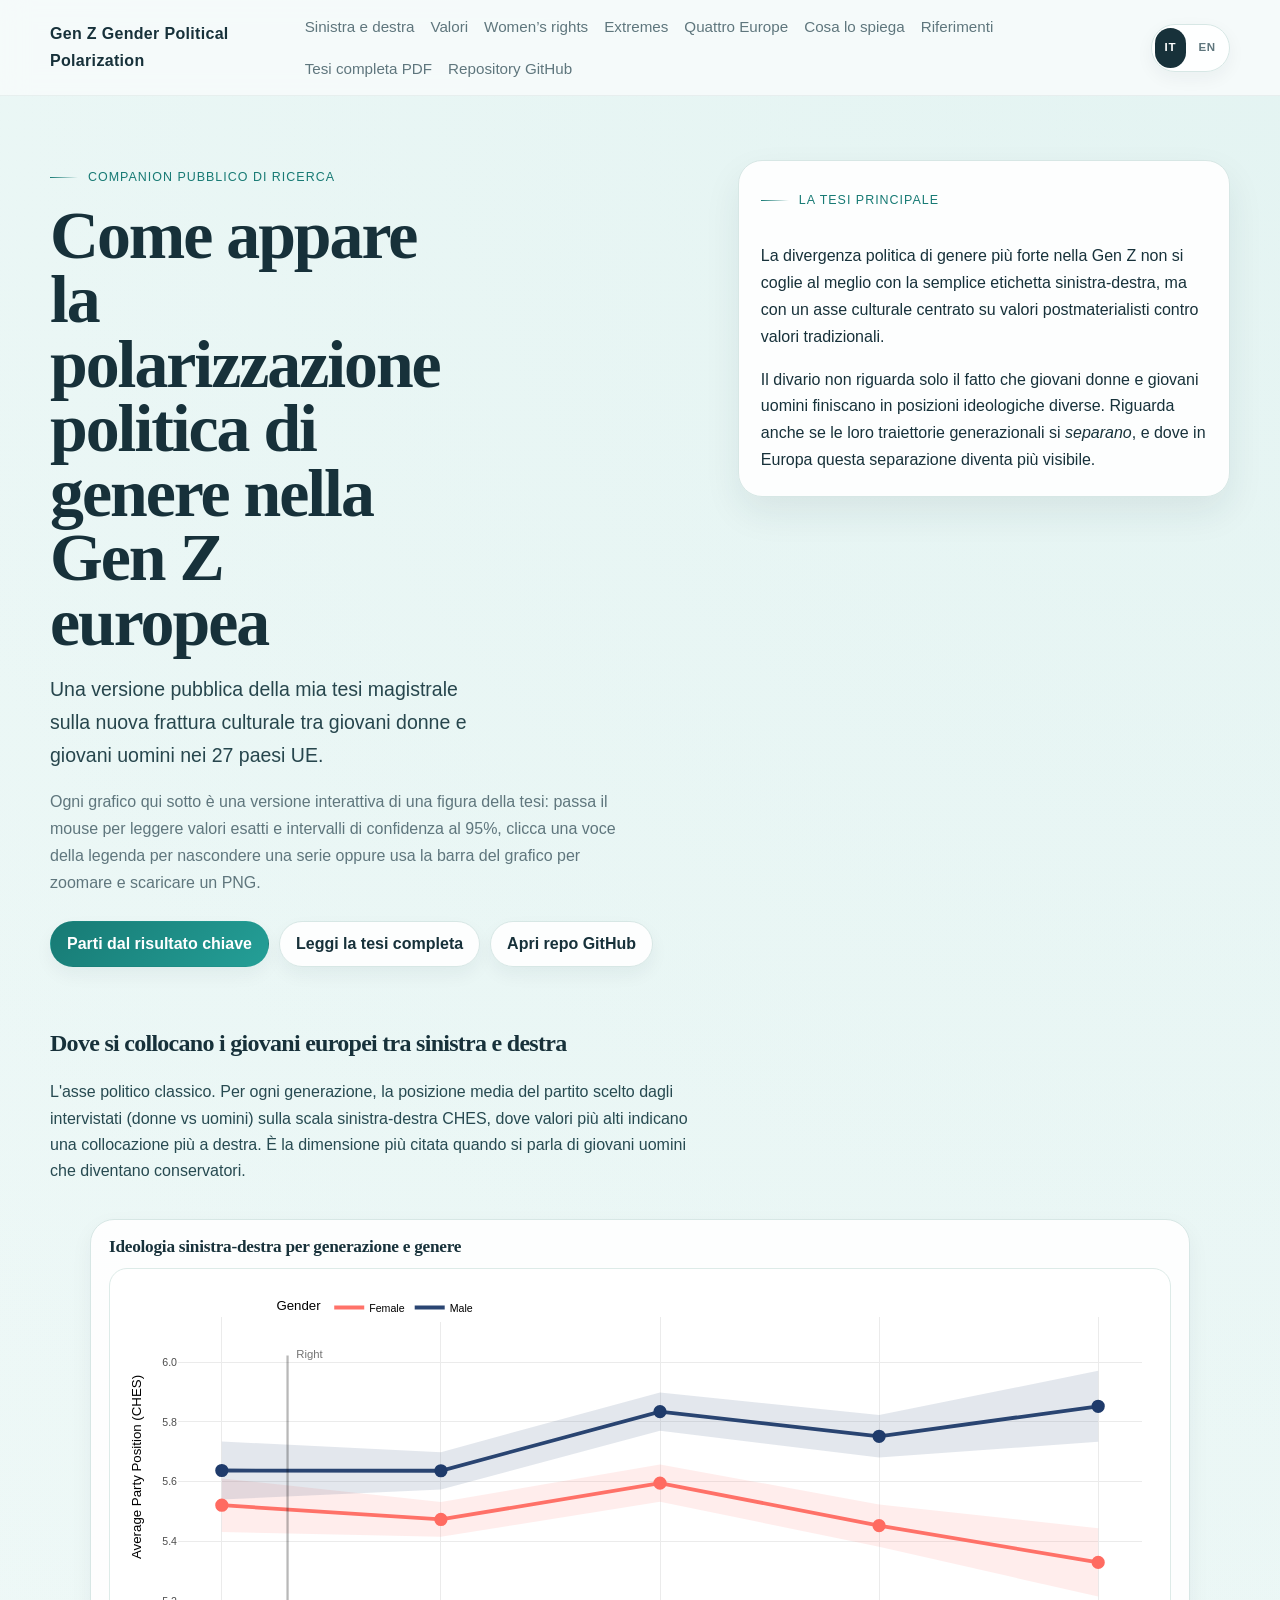
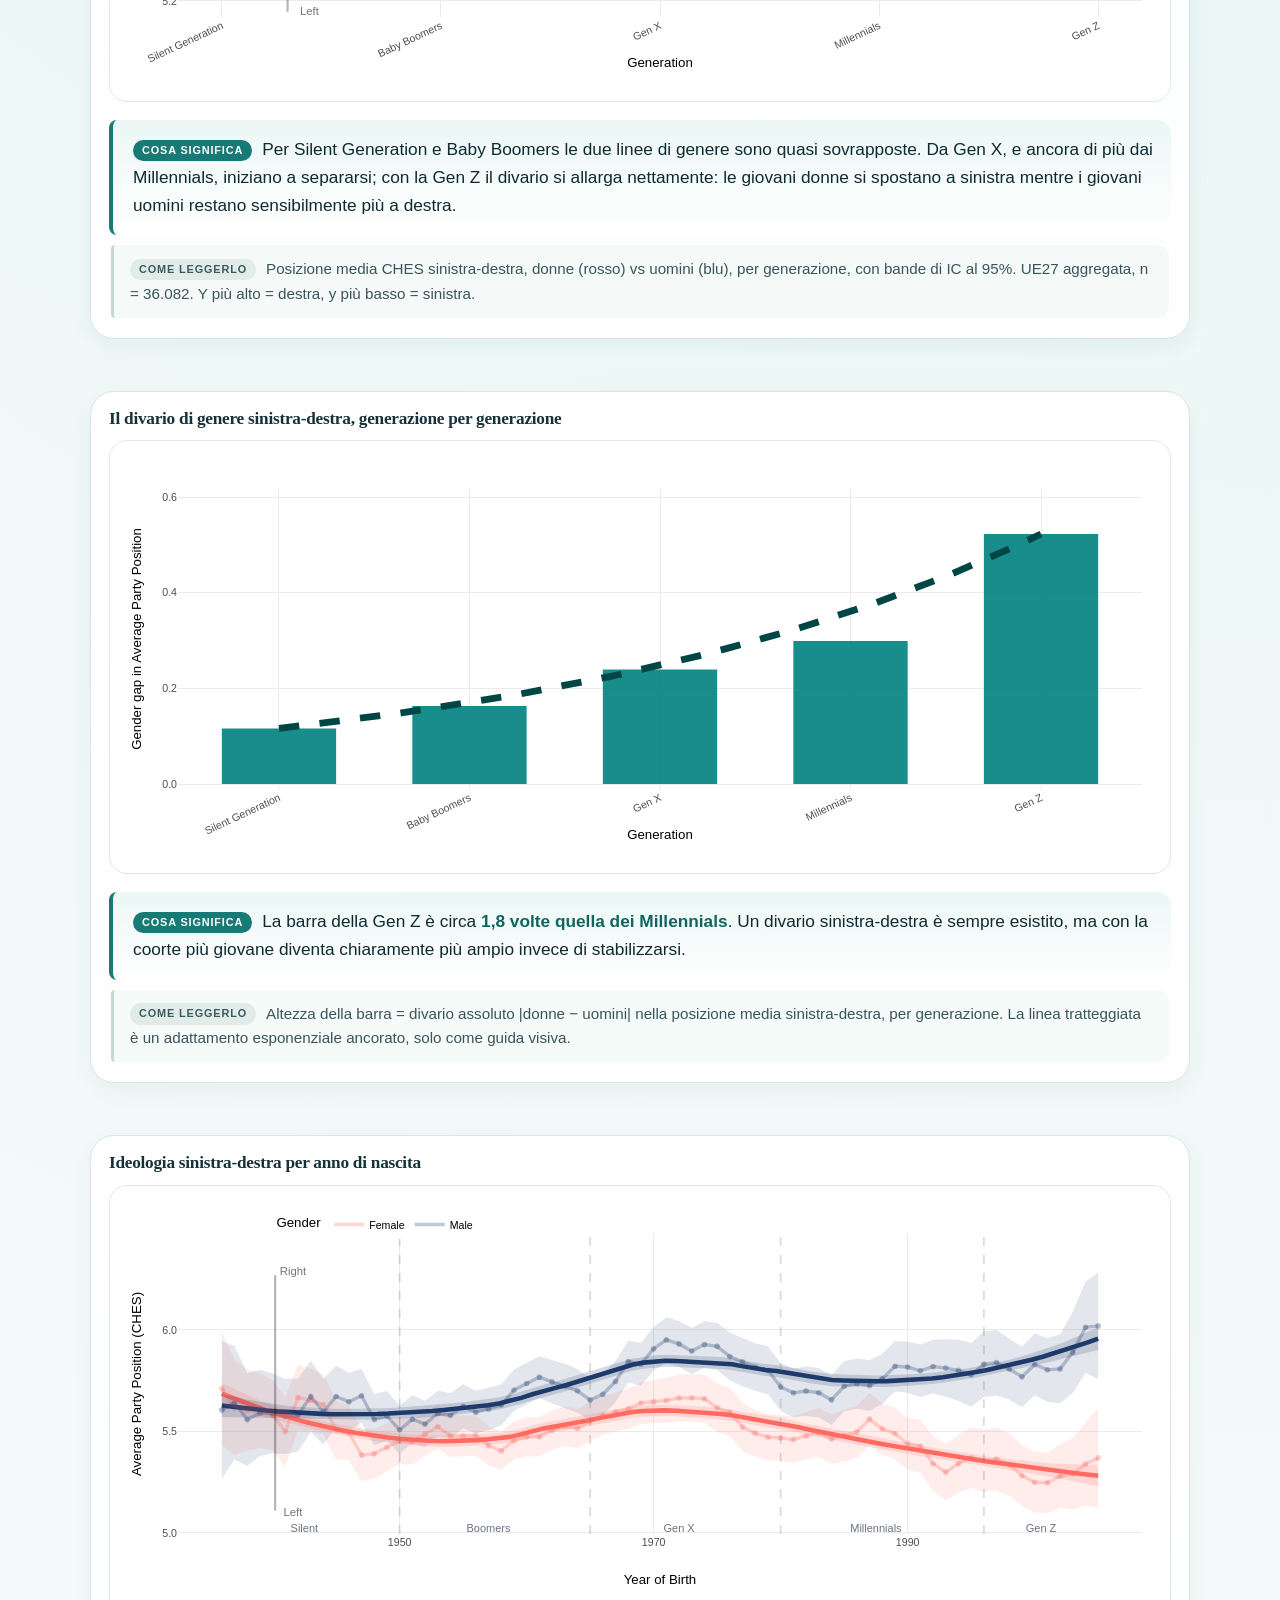
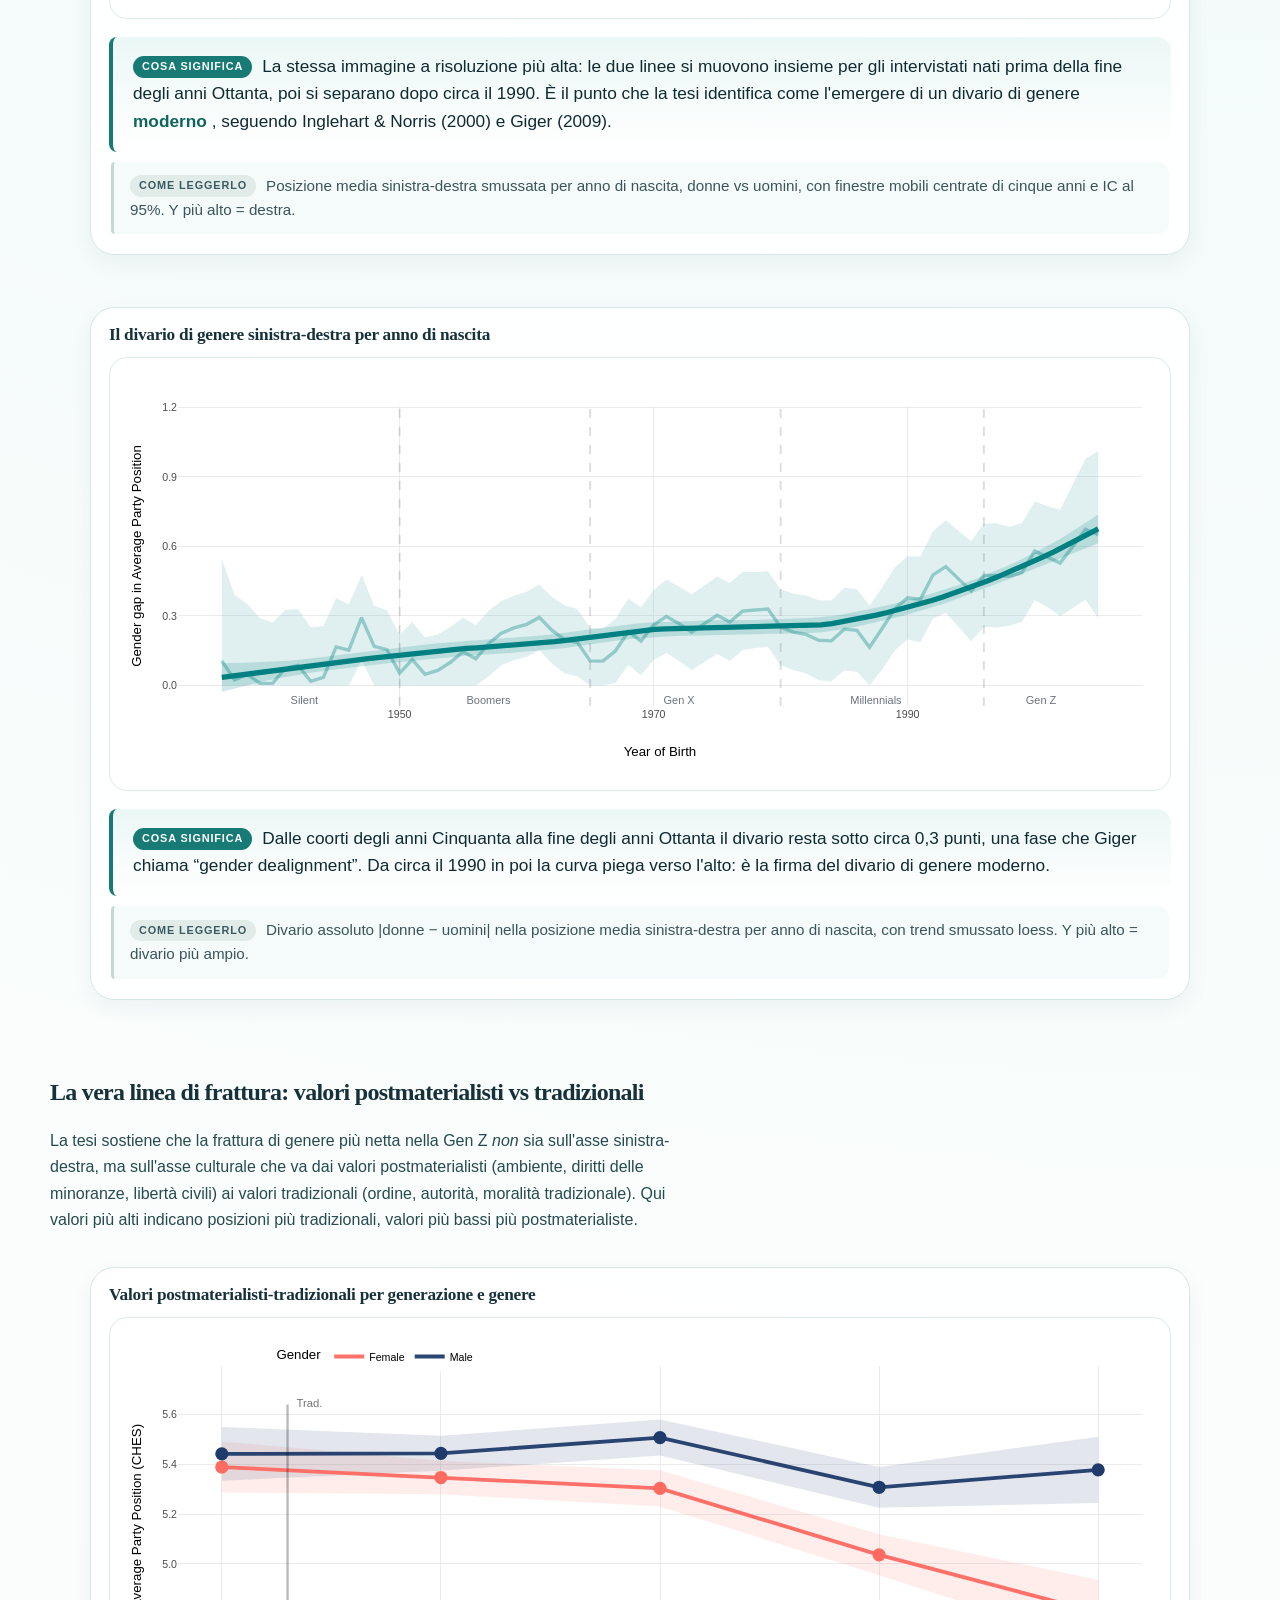
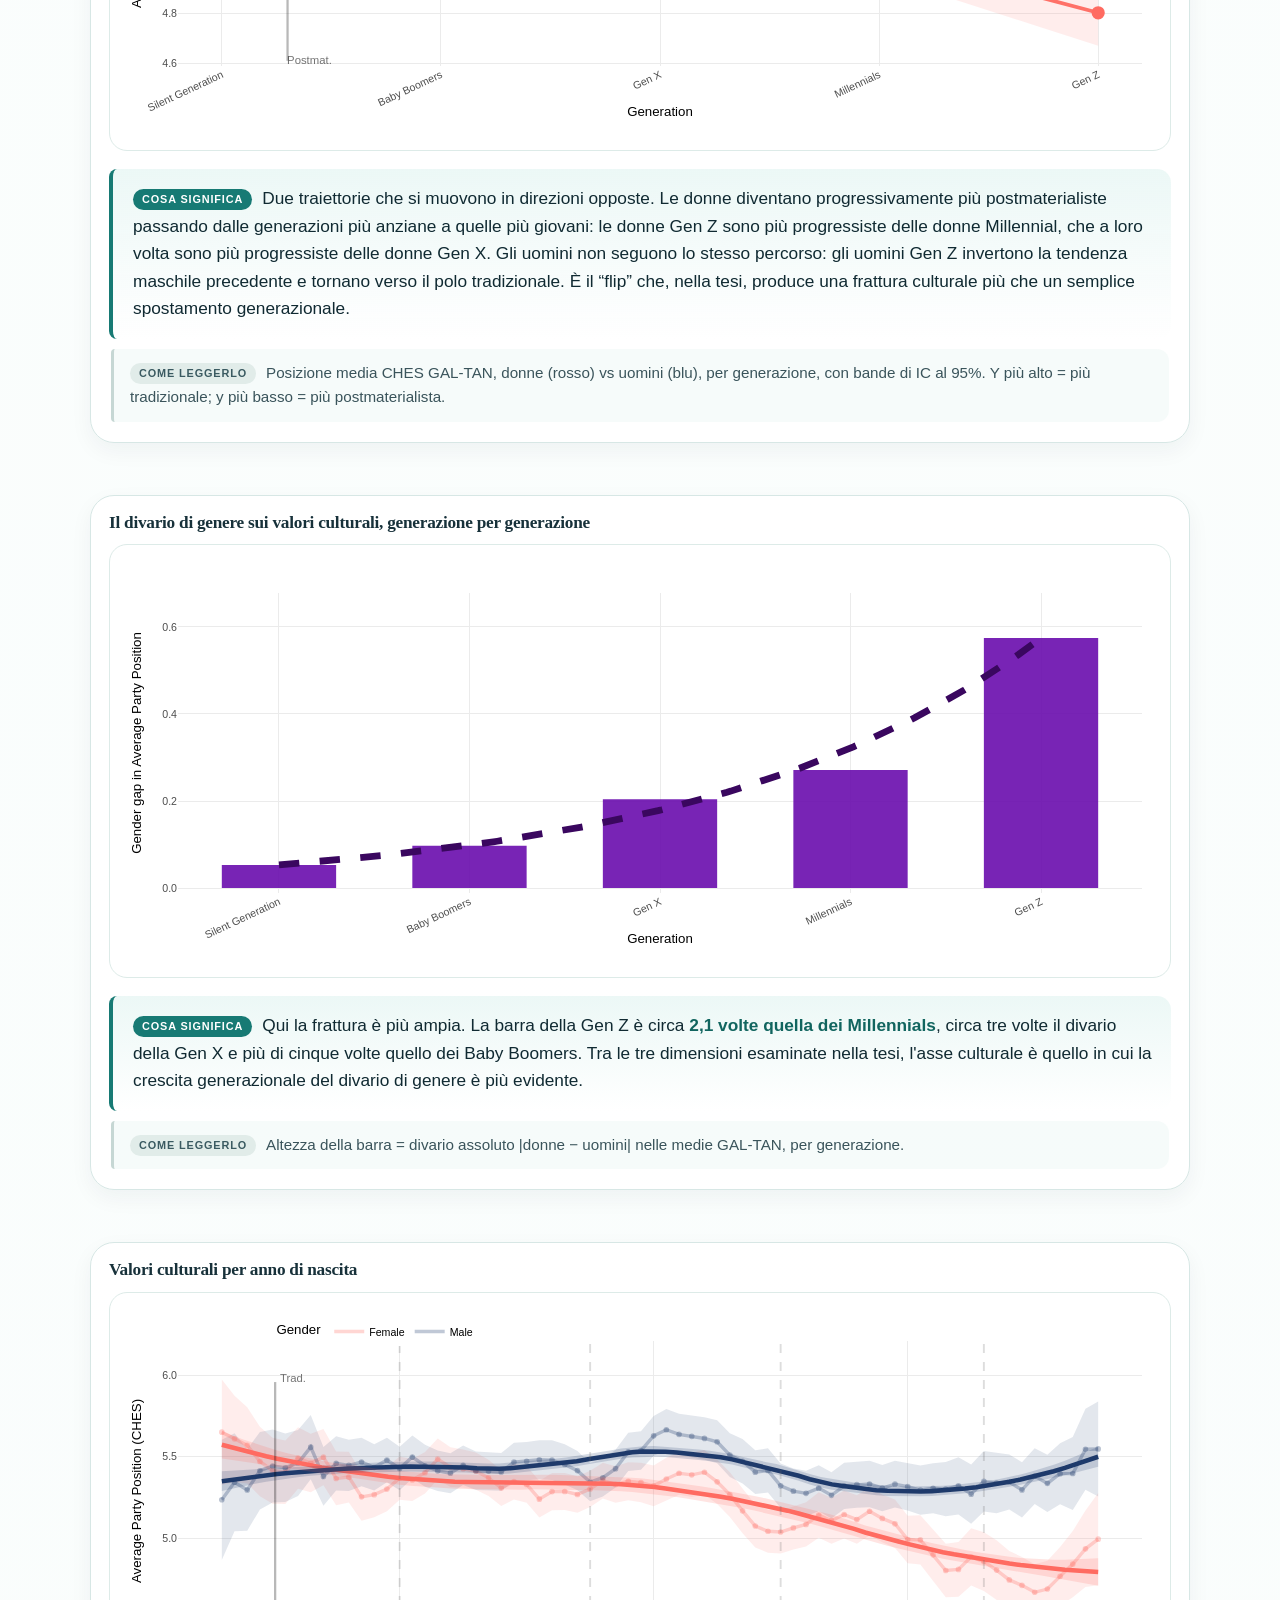
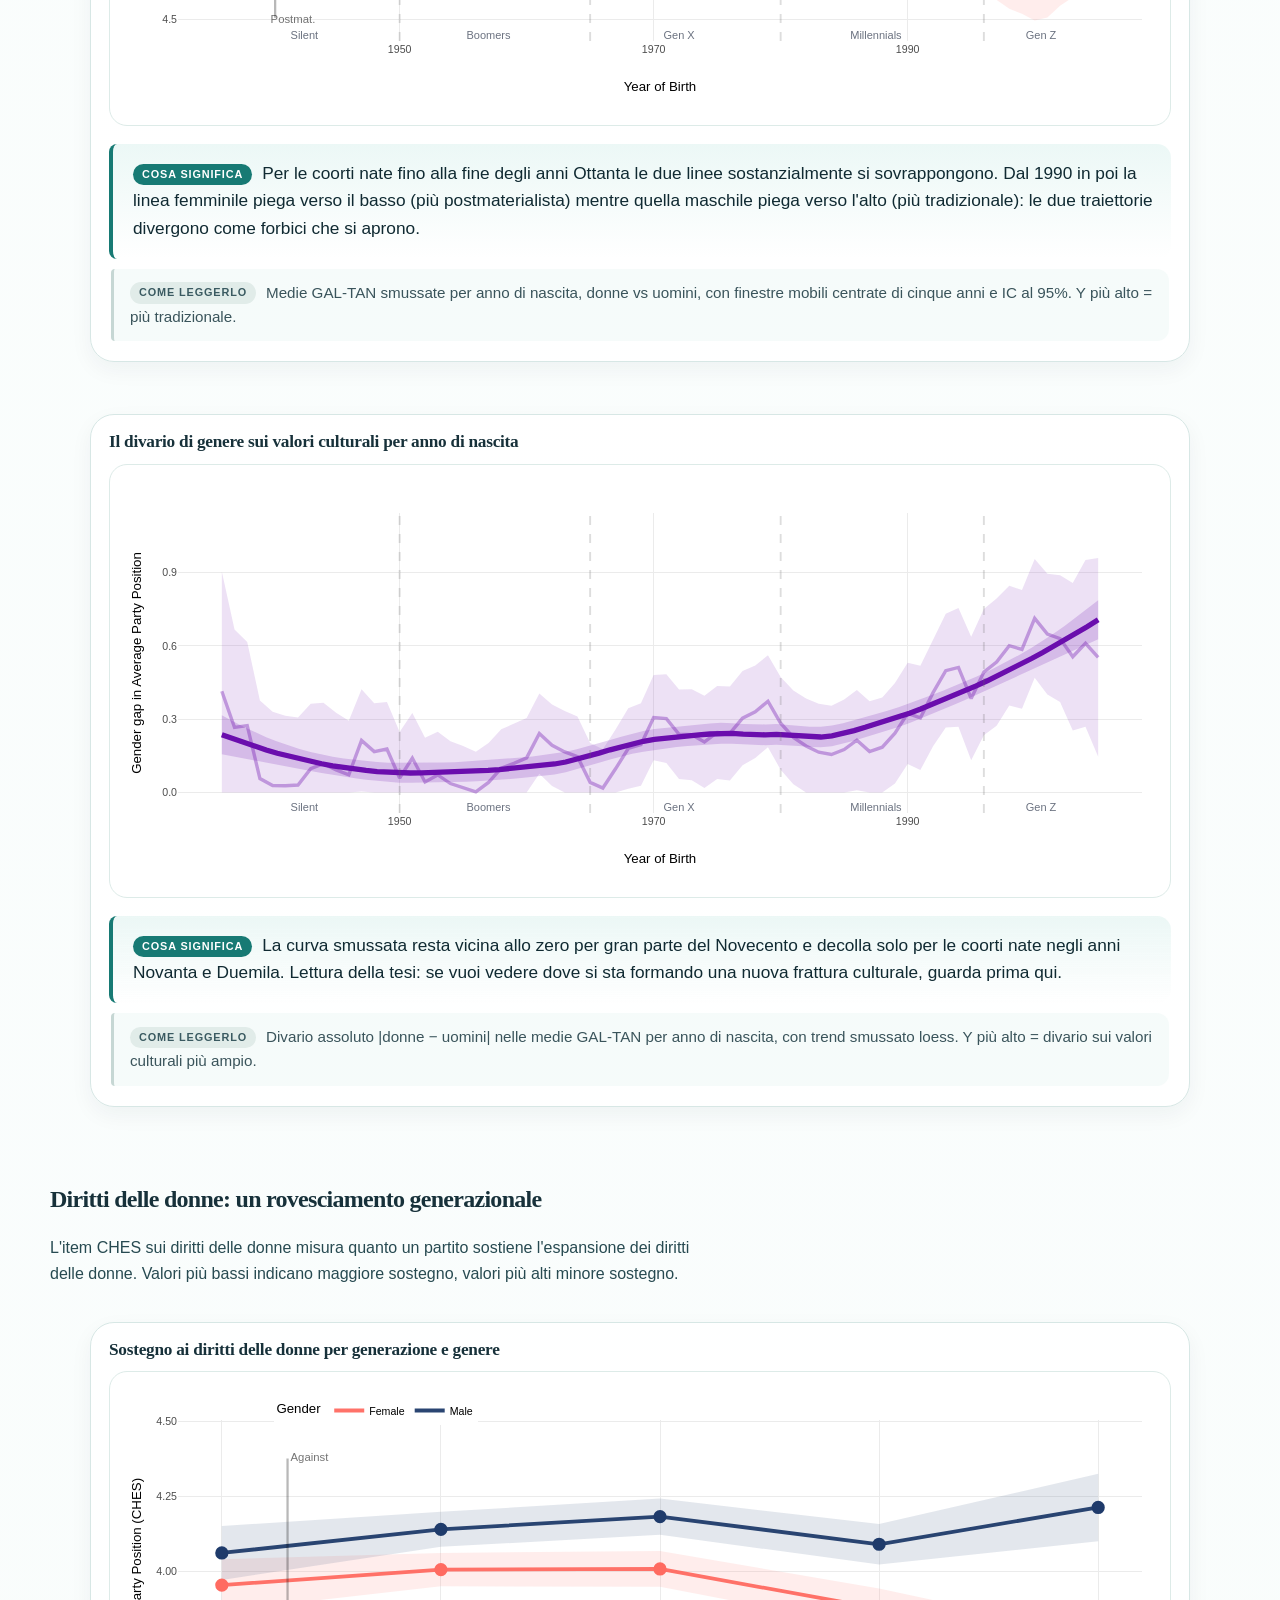
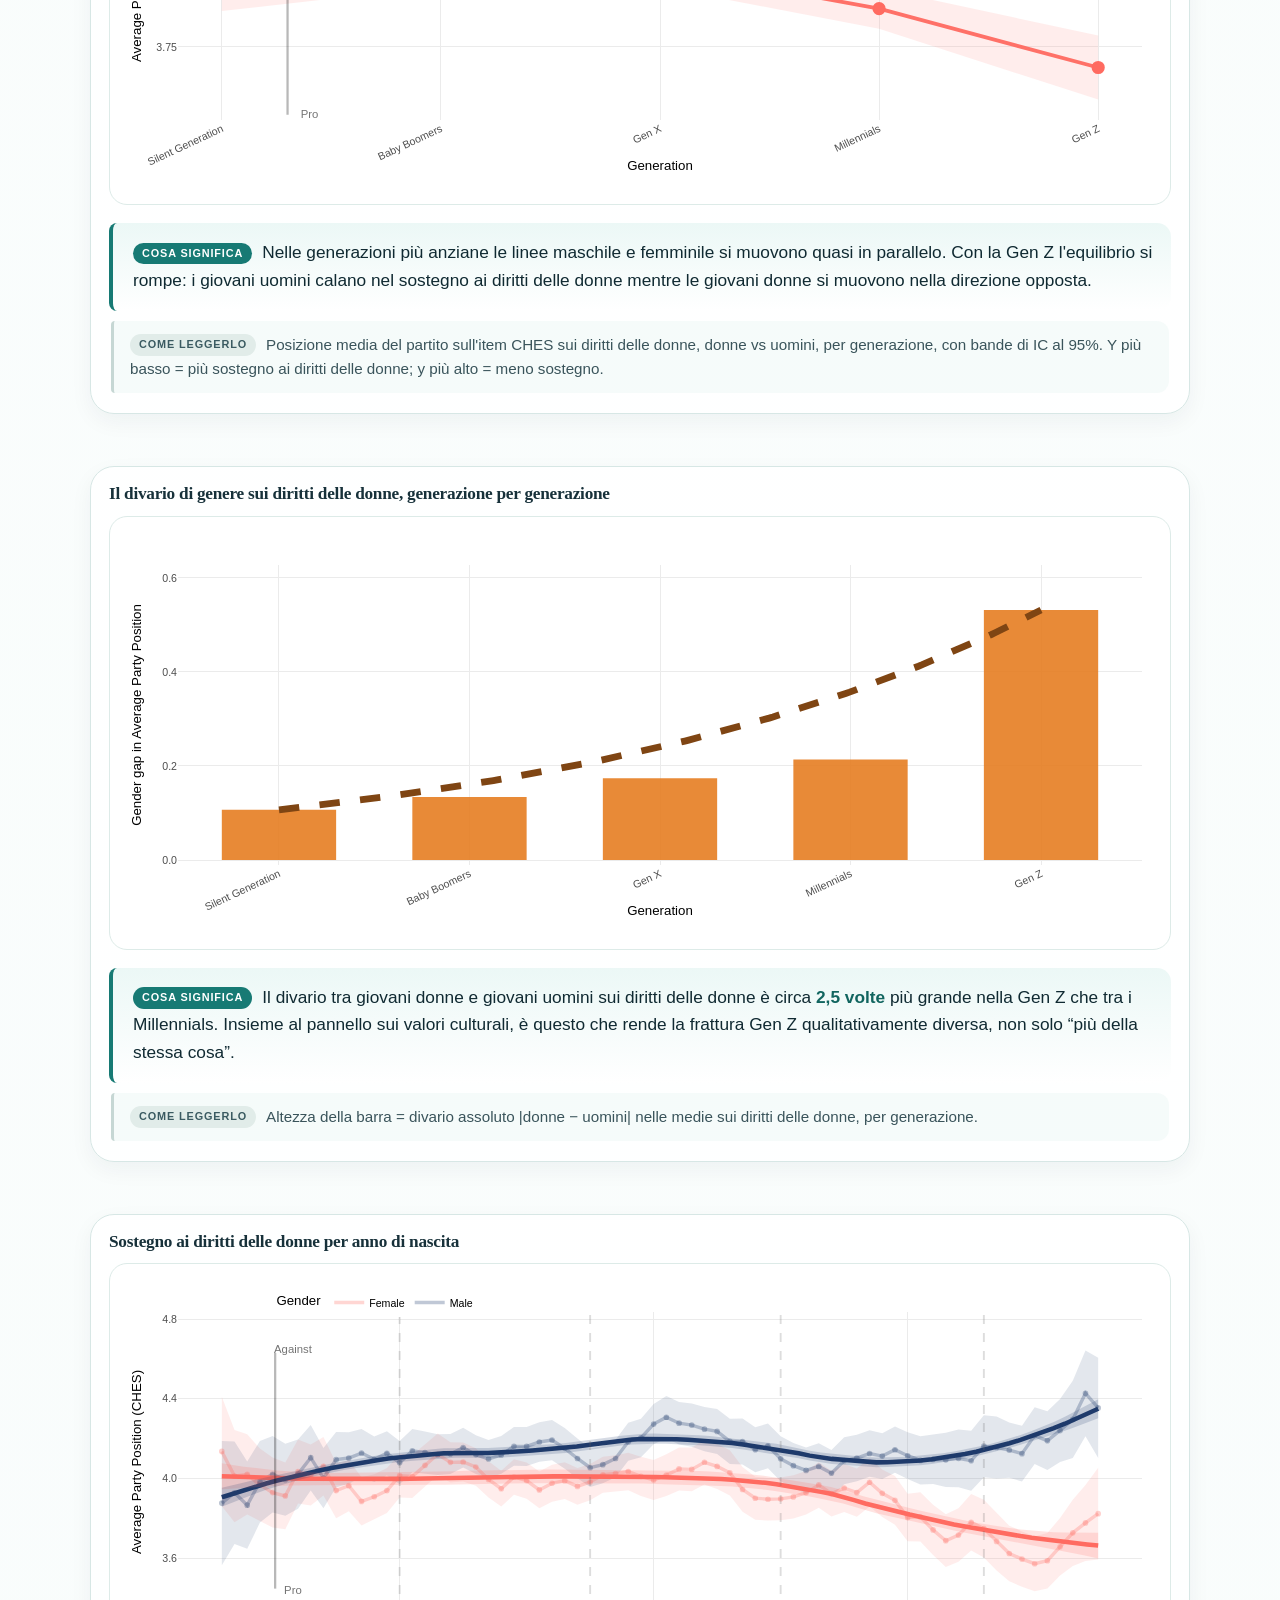
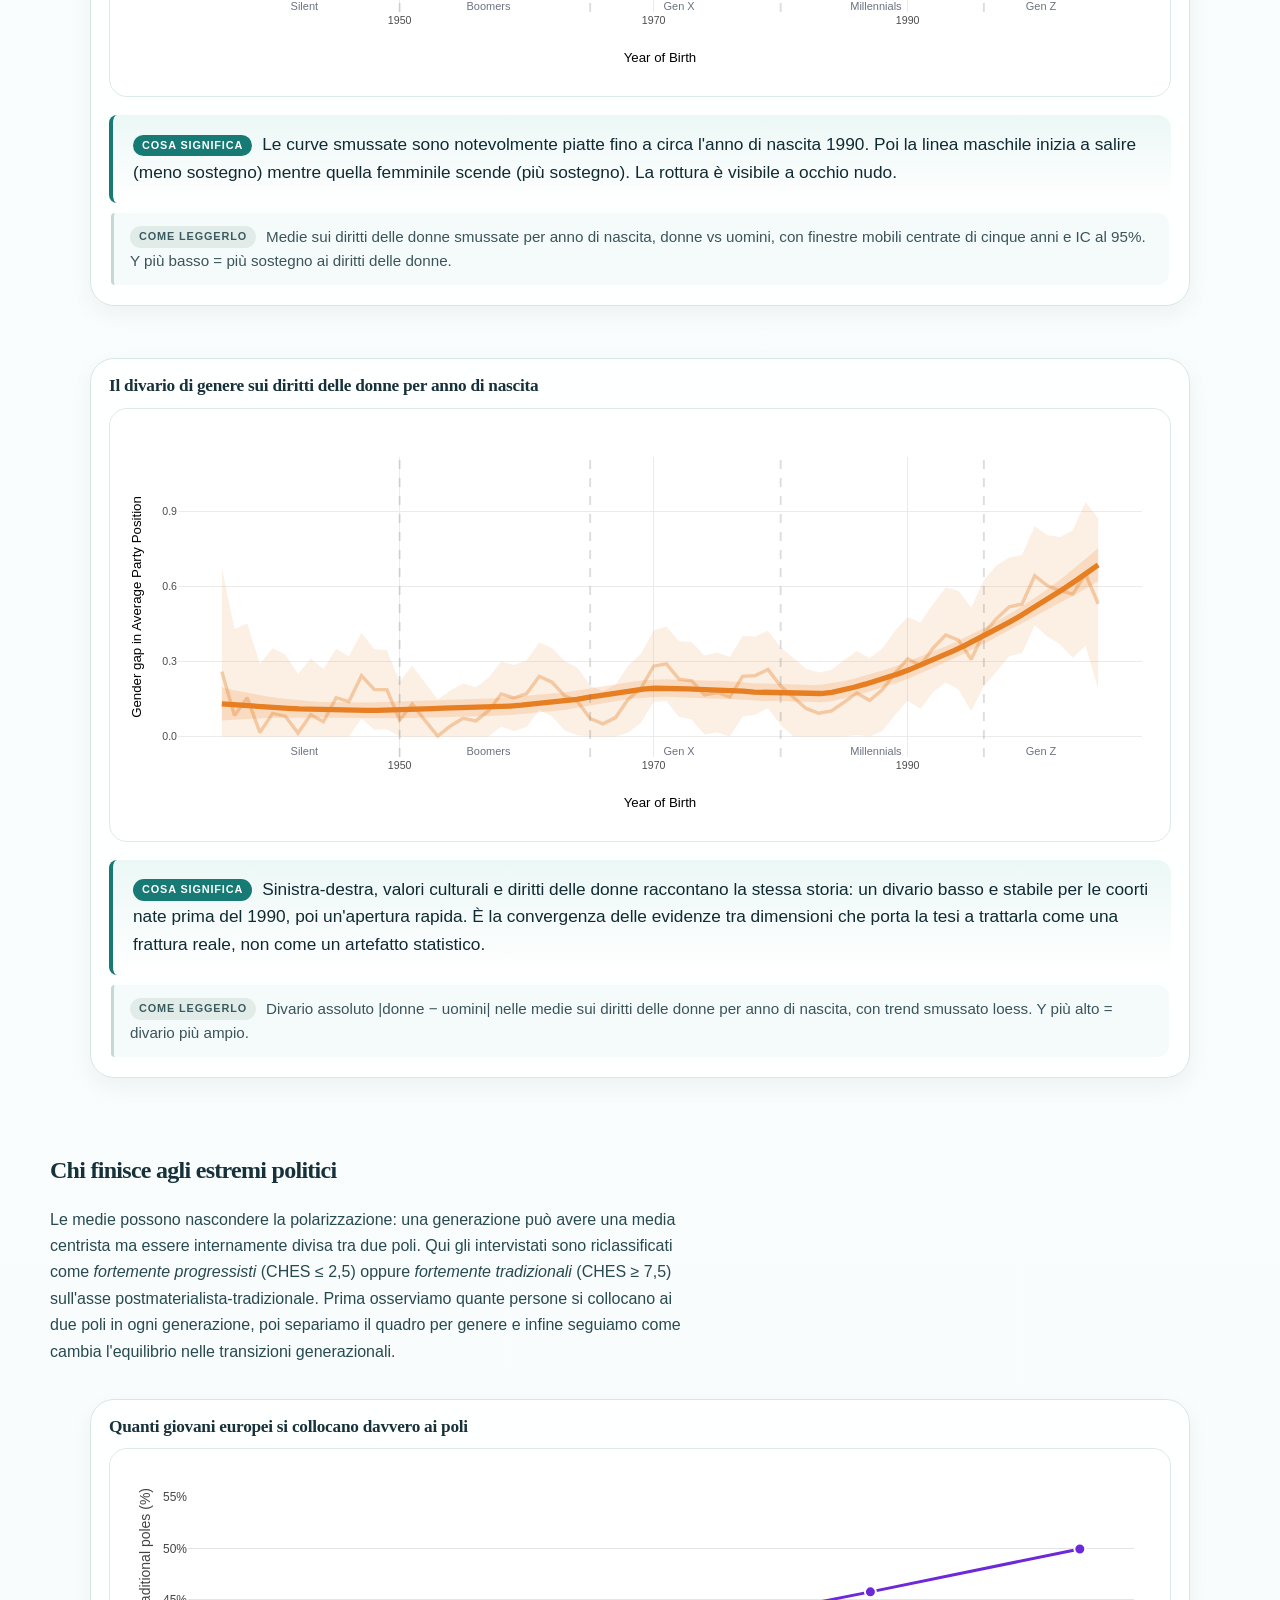
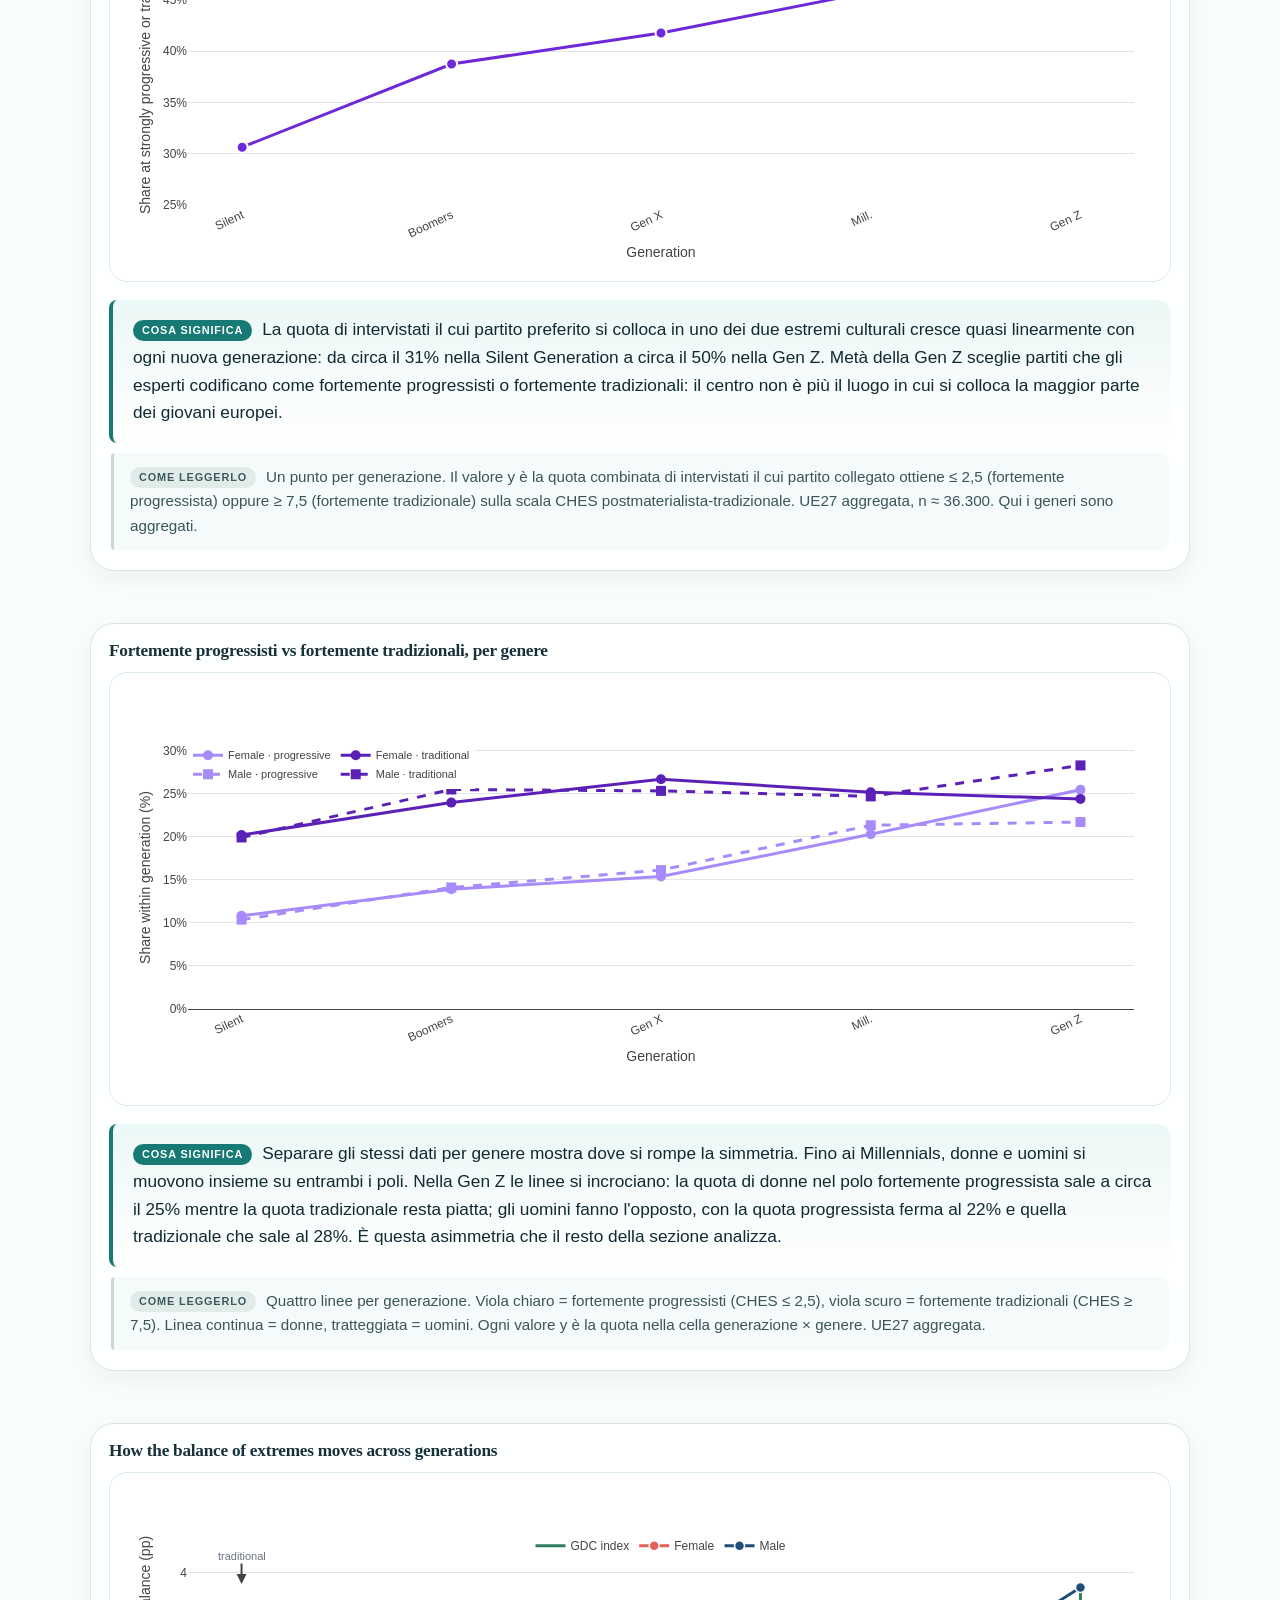
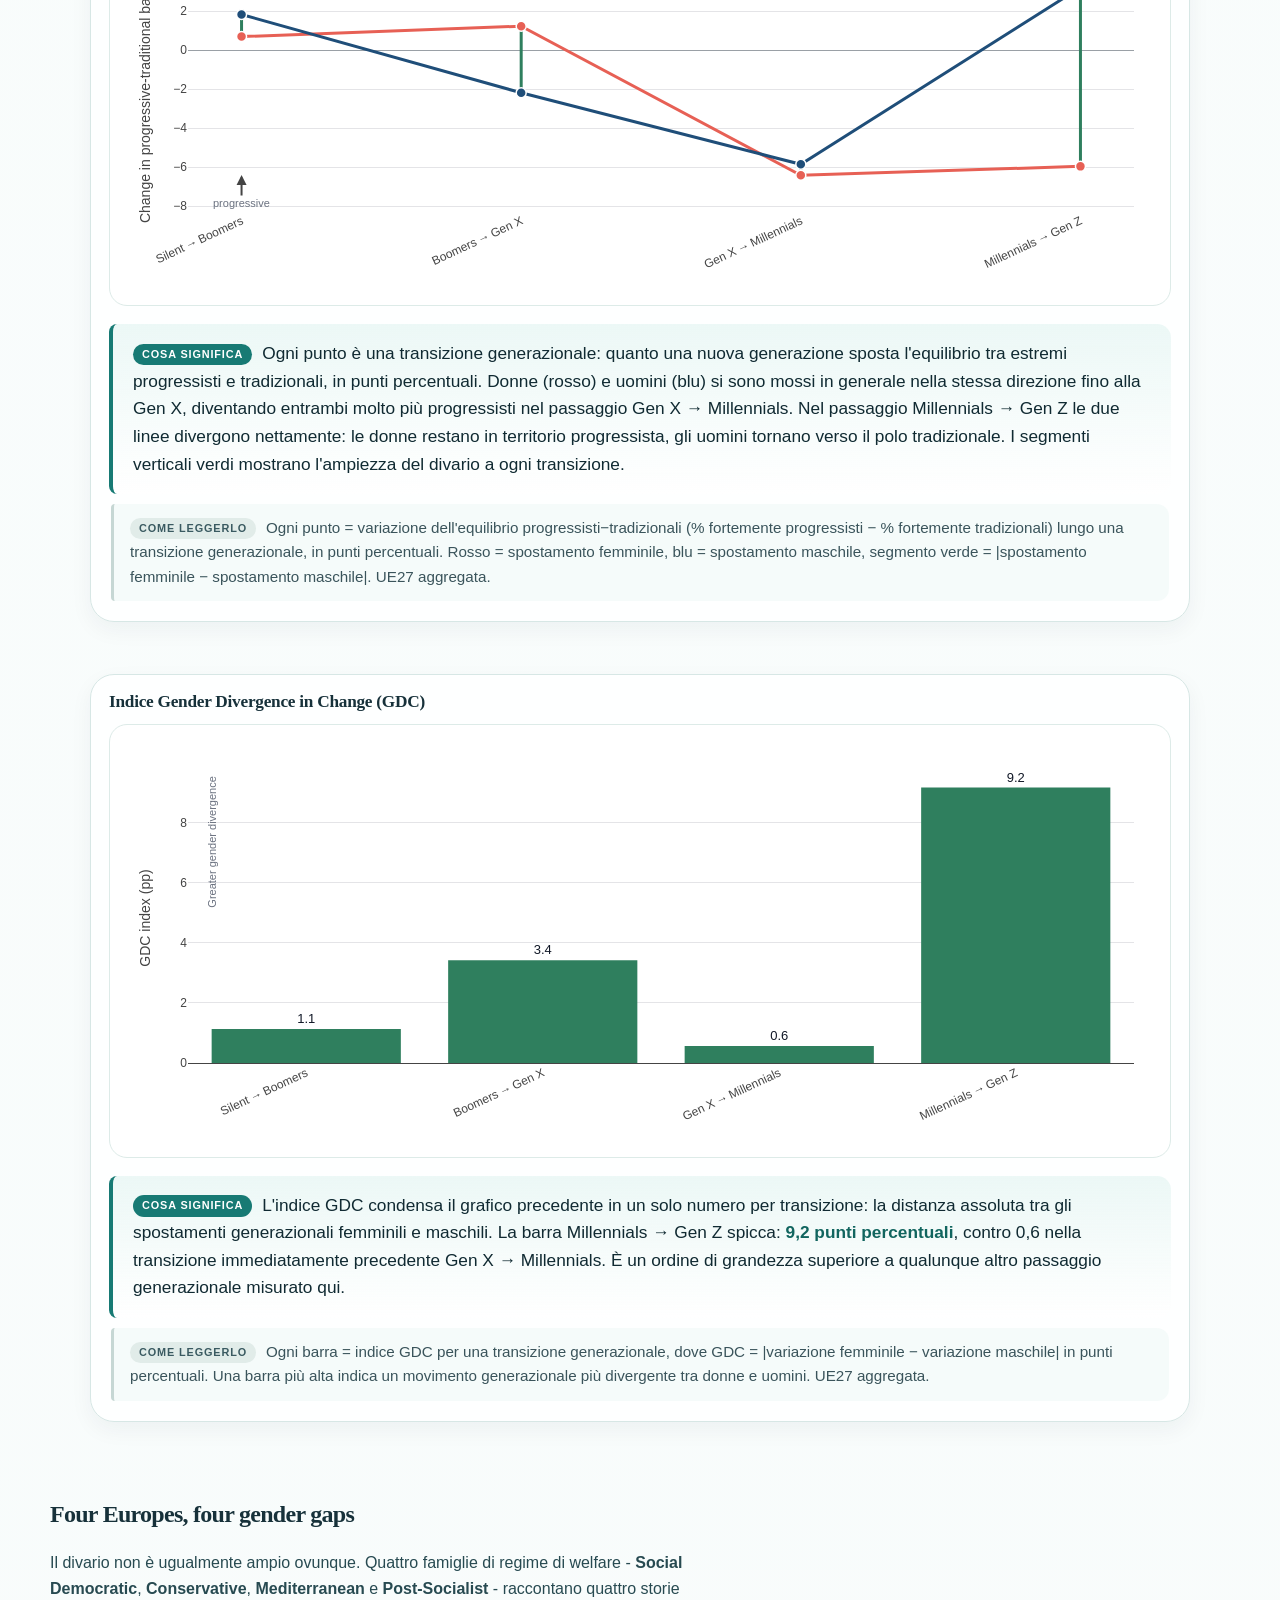
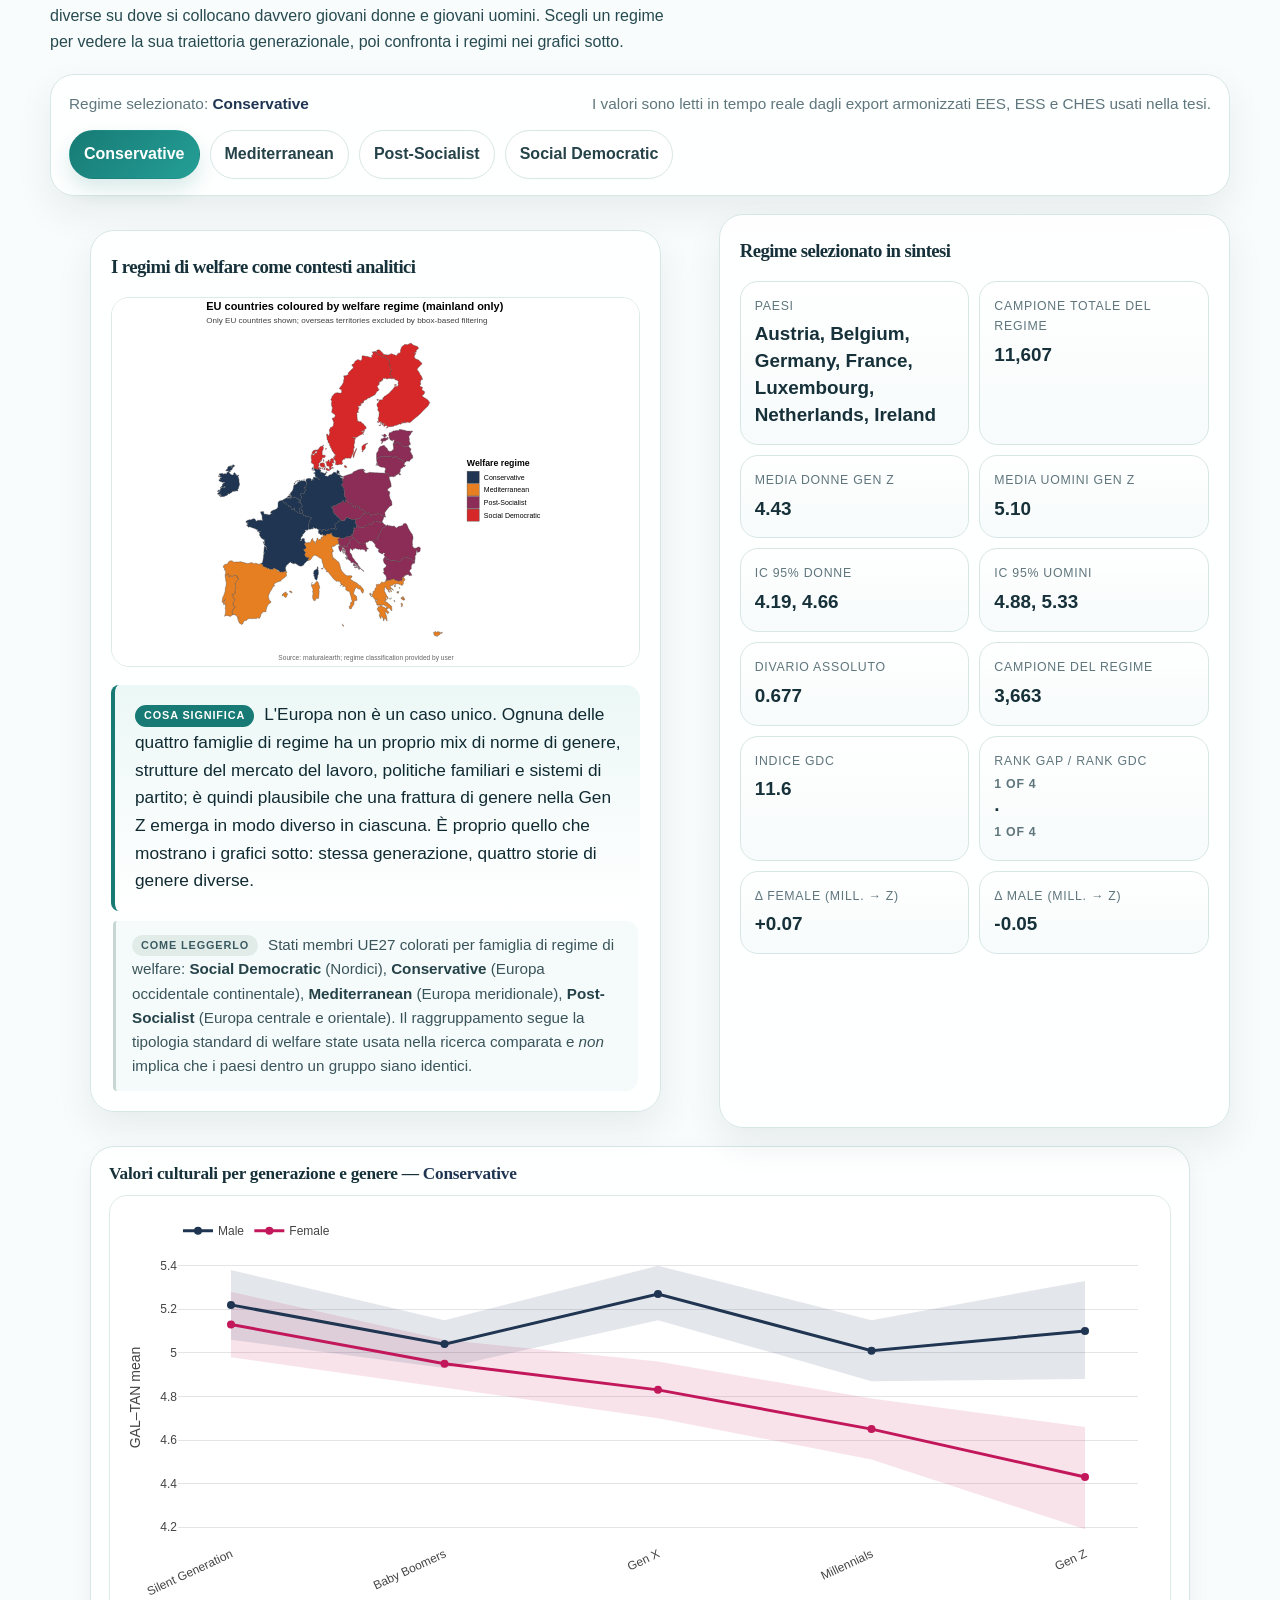
<file: index.html>
<!DOCTYPE html>
<html lang="it">
<head>
  <meta charset="UTF-8">
  <meta name="viewport" content="width=device-width, initial-scale=1.0">
  <title>Polarizzazione politica di genere nella Gen Z europea | Simone Ghezzi Colombo</title>
  <meta name="description" content="Ricerca sui giovani nei 27 Paesi UE: divari di genere su sinistra-destra, valori e diritti delle donne. Grafici interattivi, fonti ESS/EES/CHES, metodo e tesi.">
  <meta name="theme-color" content="#177a74">
  <link rel="icon" href="favicon.svg?v=sgc2" type="image/svg+xml">
  <link rel="stylesheet" href="styles.css">




<!-- search-discovery:start -->
<link rel="canonical" href="https://simoneghezzicolombo.github.io/genz-gender-political-polarization/">
<meta name="robots" content="index,follow,max-image-preview:large">
<meta name="author" content="Simone Ghezzi Colombo">
<meta property="og:type" content="website">
<meta property="og:site_name" content="Gen Z Gender Political Polarization">
<meta property="og:title" content="Polarizzazione politica di genere nella Gen Z europea | Simone Ghezzi Colombo">
<meta property="og:description" content="Ricerca sui giovani nei 27 Paesi UE: divari di genere su sinistra-destra, valori e diritti delle donne. Grafici interattivi, fonti ESS/EES/CHES, metodo e tesi.">
<meta property="og:url" content="https://simoneghezzicolombo.github.io/genz-gender-political-polarization/">
<meta property="og:image" content="https://simoneghezzicolombo.github.io/genz-gender-political-polarization/social-preview.png">
<meta property="og:image:alt" content="Gen Z Gender Political Polarization">
<meta property="og:locale" content="it_IT">
<meta name="twitter:card" content="summary_large_image">
<meta name="twitter:title" content="Polarizzazione politica di genere nella Gen Z europea | Simone Ghezzi Colombo">
<meta name="twitter:description" content="Ricerca sui giovani nei 27 Paesi UE: divari di genere su sinistra-destra, valori e diritti delle donne. Grafici interattivi, fonti ESS/EES/CHES, metodo e tesi.">
<meta name="twitter:image" content="https://simoneghezzicolombo.github.io/genz-gender-political-polarization/social-preview.png">
<link rel="alternate" hreflang="it" href="https://simoneghezzicolombo.github.io/genz-gender-political-polarization/">
<link rel="alternate" hreflang="en" href="https://simoneghezzicolombo.github.io/genz-gender-political-polarization/index-en.html">
<link rel="alternate" hreflang="x-default" href="https://simoneghezzicolombo.github.io/genz-gender-political-polarization/">
<script id="search-locale-metadata" type="application/json">{"it": {"title": "Polarizzazione politica di genere nella Gen Z europea | Simone Ghezzi Colombo", "description": "Ricerca sui giovani nei 27 Paesi UE: divari di genere su sinistra-destra, valori e diritti delle donne. Grafici interattivi, fonti ESS/EES/CHES, metodo e tesi."}, "en": {"title": "Gen Z gender political polarization in the EU | Simone Ghezzi Colombo", "description": "Research across all 27 EU countries: gender gaps in left-right positioning, cultural values and women's rights. Interactive figures, ESS/EES/CHES sources, methods and thesis."}}</script>
<link rel="alternate" type="application/rss+xml" title="Gen Z Gender Political Polarization" href="https://simoneghezzicolombo.github.io/genz-gender-political-polarization/feed.xml">
<link rel="sitemap" type="application/xml" href="https://simoneghezzicolombo.github.io/genz-gender-political-polarization/sitemap.xml">
<script type="application/ld+json">{"@context": "https://schema.org", "@graph": [{"@type": "WebSite", "@id": "https://simoneghezzicolombo.github.io/genz-gender-political-polarization/#website", "url": "https://simoneghezzicolombo.github.io/genz-gender-political-polarization/", "name": "Gen Z Gender Political Polarization", "description": "Studio di Simone Ghezzi Colombo sulla polarizzazione politica di genere tra i giovani nei 27 Paesi dell'Unione europea, con dati ESS, EES e CHES.", "inLanguage": ["it", "en"], "creator": {"@id": "https://simoneghezzicolombo.github.io/#person"}}, {"@type": "WebPage", "@id": "https://simoneghezzicolombo.github.io/genz-gender-political-polarization/#webpage", "url": "https://simoneghezzicolombo.github.io/genz-gender-political-polarization/", "name": "Polarizzazione politica di genere nella Gen Z europea | Simone Ghezzi Colombo", "description": "Ricerca sui giovani nei 27 Paesi UE: divari di genere su sinistra-destra, valori e diritti delle donne. Grafici interattivi, fonti ESS/EES/CHES, metodo e tesi.", "inLanguage": "it", "isPartOf": {"@id": "https://simoneghezzicolombo.github.io/genz-gender-political-polarization/#website"}, "author": {"@id": "https://simoneghezzicolombo.github.io/#person"}, "mainEntity": {"@id": "https://simoneghezzicolombo.github.io/genz-gender-political-polarization/#dataset"}}, {"@type": "Person", "@id": "https://simoneghezzicolombo.github.io/#person", "name": "Simone Ghezzi Colombo", "url": "https://simoneghezzicolombo.github.io/"}, {"@type": "Dataset", "@id": "https://simoneghezzicolombo.github.io/genz-gender-political-polarization/#dataset", "url": "https://simoneghezzicolombo.github.io/genz-gender-political-polarization/", "name": "Polarizzazione politica di genere nella Gen Z europea | Simone Ghezzi Colombo", "description": "Ricerca sui giovani nei 27 Paesi UE: divari di genere su sinistra-destra, valori e diritti delle donne. Grafici interattivi, fonti ESS/EES/CHES, metodo e tesi.", "creator": {"@id": "https://simoneghezzicolombo.github.io/#person"}, "temporalCoverage": "2023/2024", "spatialCoverage": {"@type": "Place", "name": "European Union, 27 member states"}, "variableMeasured": ["Supported-party left-right position", "Supported-party cultural position", "Supported-party position on women's rights"], "isBasedOn": ["https://www.europeansocialsurvey.org/", "https://europeanelectionstudies.net/", "https://www.chesdata.eu/"]}]}</script>
<!-- search-discovery:end -->
</head>
<body>
  <header class="topbar">
    <div class="shell nav">
      <a class="brand" href="#top">Gen Z Gender Political Polarization</a>
      <nav class="navlinks" aria-label="Navigazione principale">
        <a href="#left-right">Sinistra e destra</a>
        <a href="#values">Valori</a>
        <a href="#women">Women’s rights</a>
        <a href="#extremes">Extremes</a>
        <a href="#regimes">Quattro Europe</a>
        <a href="#predictors">Cosa lo spiega</a>
        <a href="#references">Riferimenti</a>
        <a href="thesis.pdf" target="_blank" rel="noreferrer">Tesi completa PDF</a>
        <a href="https://github.com/simoneghezzicolombo/genz-gender-political-polarization" target="_blank" rel="noreferrer">Repository GitHub</a>
      </nav>
      <div class="language-toggle" aria-label="Language">
        <a href="./" data-lang-toggle="it" lang="it" aria-current="page">IT</a>
        <a href="index-en.html" data-lang-toggle="en" lang="en">EN</a>
      </div>
    </div>
  </header>

  <main class="shell" id="top">
    <section class="hero">
      <div>
        <div class="eyebrow">Companion pubblico di ricerca</div>
        <h1>Come appare la polarizzazione politica di genere nella Gen Z europea</h1>
        <p class="subtitle">
          Una versione pubblica della mia tesi magistrale sulla nuova frattura culturale tra giovani donne e giovani uomini nei 27 paesi UE.
        </p>
        <p class="hero-copy">
          Ogni grafico qui sotto è una versione interattiva di una figura della tesi: passa il mouse per leggere valori esatti e intervalli di confidenza al 95%, clicca una voce della legenda per nascondere una serie oppure usa la barra del grafico per zoomare e scaricare un PNG.
        </p>
        <div class="actions">
          <a class="btn primary" href="#values">Parti dal risultato chiave</a>
          <a class="btn" href="thesis.pdf" target="_blank" rel="noreferrer">Leggi la tesi completa</a>
          <a class="btn" href="https://github.com/simoneghezzicolombo/genz-gender-political-polarization" target="_blank" rel="noreferrer">Apri repo GitHub</a>
        </div>
      </div>

      <aside class="card">
        <div class="eyebrow">La tesi principale</div>
        <p>
          La divergenza politica di genere più forte nella Gen Z non si coglie al meglio con la semplice etichetta sinistra-destra, ma con un asse culturale centrato su valori postmaterialisti contro valori tradizionali.
        </p>
        <p>
          Il divario non riguarda solo il fatto che giovani donne e giovani uomini finiscano in posizioni ideologiche diverse. Riguarda anche se le loro traiettorie generazionali si <em>separano</em>, e dove in Europa questa separazione diventa più visibile.
        </p>
      </aside>
    </section>

    <section id="left-right">
      <div class="section-head">
        <h2>Dove si collocano i giovani europei tra sinistra e destra</h2>
      </div>
      <p class="section-intro">
        L'asse politico classico. Per ogni generazione, la posizione media del partito scelto dagli intervistati (donne vs uomini) sulla scala sinistra-destra CHES, dove valori più alti indicano una collocazione più a destra. È la dimensione più citata quando si parla di giovani uomini che diventano conservatori.
      </p>

      <div class="chart-stack">
        <figure class="figure-card chart-card">
          <h3>Ideologia sinistra-destra per generazione e genere</h3>
          <div class="figure-frame plot-frame" data-interactive data-src="data/interactive/phase1/fig06_lr_by_generation_gender.json">
            <div class="plot-target" role="img" aria-label="Left-right ideology by generation and gender, EU 2024"></div>
            <div class="plot-status">Preparazione grafico interattivo…</div>
          </div>
          <p class="chart-lede"><span class="chart-label">Cosa significa</span>Per Silent Generation e Baby Boomers le due linee di genere sono quasi sovrapposte. Da Gen X, e ancora di più dai Millennials, iniziano a separarsi; con la Gen Z il divario si allarga nettamente: le giovani donne si spostano a sinistra mentre i giovani uomini restano sensibilmente più a destra.</p>
          <p class="chart-howto"><span class="chart-label">Come leggerlo</span>Posizione media CHES sinistra-destra, donne (rosso) vs uomini (blu), per generazione, con bande di IC al 95%. UE27 aggregata, n = 36.082. Y più alto = destra, y più basso = sinistra.</p>
        </figure>

        <figure class="figure-card chart-card">
          <h3>Il divario di genere sinistra-destra, generazione per generazione</h3>
          <div class="figure-frame plot-frame" data-interactive data-src="data/interactive/phase1/fig07_gap_lr_by_generation.json">
            <div class="plot-target" role="img" aria-label="Absolute gender gap in left-right ideology by generation, EU 2024"></div>
            <div class="plot-status">Preparazione grafico interattivo…</div>
          </div>
          <p class="chart-lede"><span class="chart-label">Cosa significa</span>La barra della Gen Z è circa <strong>1,8 volte quella dei Millennials</strong>. Un divario sinistra-destra è sempre esistito, ma con la coorte più giovane diventa chiaramente più ampio invece di stabilizzarsi.</p>
          <p class="chart-howto"><span class="chart-label">Come leggerlo</span>Altezza della barra = divario assoluto |donne − uomini| nella posizione media sinistra-destra, per generazione. La linea tratteggiata è un adattamento esponenziale ancorato, solo come guida visiva.</p>
        </figure>

        <figure class="figure-card chart-card">
          <h3>Ideologia sinistra-destra per anno di nascita</h3>
          <div class="figure-frame plot-frame" data-interactive data-src="data/interactive/phase1/fig12_lr_by_year_gender.json">
            <div class="plot-target" role="img" aria-label="Left-right ideology by year of birth and gender, EU 2024"></div>
            <div class="plot-status">Preparazione grafico interattivo…</div>
          </div>
          <p class="chart-lede"><span class="chart-label">Cosa significa</span>La stessa immagine a risoluzione più alta: le due linee si muovono insieme per gli intervistati nati prima della fine degli anni Ottanta, poi si separano dopo circa il 1990. È il punto che la tesi identifica come l'emergere di un divario di genere <em>moderno</em> , seguendo Inglehart &amp; Norris (2000) e Giger (2009).</p>
          <p class="chart-howto"><span class="chart-label">Come leggerlo</span>Posizione media sinistra-destra smussata per anno di nascita, donne vs uomini, con finestre mobili centrate di cinque anni e IC al 95%. Y più alto = destra.</p>
        </figure>

        <figure class="figure-card chart-card">
          <h3>Il divario di genere sinistra-destra per anno di nascita</h3>
          <div class="figure-frame plot-frame" data-interactive data-src="data/interactive/phase1/fig13_gap_lr_by_year.json">
            <div class="plot-target" role="img" aria-label="Absolute gender gap in left-right ideology by year of birth, EU 2024"></div>
            <div class="plot-status">Preparazione grafico interattivo…</div>
          </div>
          <p class="chart-lede"><span class="chart-label">Cosa significa</span>Dalle coorti degli anni Cinquanta alla fine degli anni Ottanta il divario resta sotto circa 0,3 punti, una fase che Giger chiama “gender dealignment”. Da circa il 1990 in poi la curva piega verso l'alto: è la firma del divario di genere moderno.</p>
          <p class="chart-howto"><span class="chart-label">Come leggerlo</span>Divario assoluto |donne − uomini| nella posizione media sinistra-destra per anno di nascita, con trend smussato loess. Y più alto = divario più ampio.</p>
        </figure>
      </div>
    </section>

    <section id="values">
      <div class="section-head">
        <h2>La vera linea di frattura: valori postmaterialisti vs tradizionali</h2>
      </div>
      <p class="section-intro">
        La tesi sostiene che la frattura di genere più netta nella Gen Z <em>non</em> sia sull'asse sinistra-destra, ma sull'asse culturale che va dai valori postmaterialisti (ambiente, diritti delle minoranze, libertà civili) ai valori tradizionali (ordine, autorità, moralità tradizionale). Qui valori più alti indicano posizioni più tradizionali, valori più bassi più postmaterialiste.
      </p>

      <div class="chart-stack">
        <figure class="figure-card chart-card">
          <h3>Valori postmaterialisti-tradizionali per generazione e genere</h3>
          <div class="figure-frame plot-frame" data-interactive data-src="data/interactive/phase1/fig10_galtan_by_generation_gender.json">
            <div class="plot-target" role="img" aria-label="Postmaterialist-traditional values by generation and gender, EU 2024"></div>
            <div class="plot-status">Preparazione grafico interattivo…</div>
          </div>
          <p class="chart-lede"><span class="chart-label">Cosa significa</span>Due traiettorie che si muovono in direzioni opposte. Le donne diventano progressivamente più postmaterialiste passando dalle generazioni più anziane a quelle più giovani: le donne Gen Z sono più progressiste delle donne Millennial, che a loro volta sono più progressiste delle donne Gen X. Gli uomini non seguono lo stesso percorso: gli uomini Gen Z invertono la tendenza maschile precedente e tornano verso il polo tradizionale. È il “flip” che, nella tesi, produce una frattura culturale più che un semplice spostamento generazionale.</p>
          <p class="chart-howto"><span class="chart-label">Come leggerlo</span>Posizione media CHES GAL-TAN, donne (rosso) vs uomini (blu), per generazione, con bande di IC al 95%. Y più alto = più tradizionale; y più basso = più postmaterialista.</p>
        </figure>

        <figure class="figure-card chart-card">
          <h3>Il divario di genere sui valori culturali, generazione per generazione</h3>
          <div class="figure-frame plot-frame" data-interactive data-src="data/interactive/phase1/fig11_gap_galtan_by_generation.json">
            <div class="plot-target" role="img" aria-label="Absolute gender gap in postmaterialist-traditional values by generation, EU 2024"></div>
            <div class="plot-status">Preparazione grafico interattivo…</div>
          </div>
          <p class="chart-lede"><span class="chart-label">Cosa significa</span>Qui la frattura è più ampia. La barra della Gen Z è circa <strong>2,1 volte quella dei Millennials</strong>, circa tre volte il divario della Gen X e più di cinque volte quello dei Baby Boomers. Tra le tre dimensioni esaminate nella tesi, l'asse culturale è quello in cui la crescita generazionale del divario di genere è più evidente.</p>
          <p class="chart-howto"><span class="chart-label">Come leggerlo</span>Altezza della barra = divario assoluto |donne − uomini| nelle medie GAL-TAN, per generazione.</p>
        </figure>

        <figure class="figure-card chart-card">
          <h3>Valori culturali per anno di nascita</h3>
          <div class="figure-frame plot-frame" data-interactive data-src="data/interactive/phase1/fig14_galtan_by_year_gender.json">
            <div class="plot-target" role="img" aria-label="Postmaterialist-traditional values by year of birth and gender, EU 2024"></div>
            <div class="plot-status">Preparazione grafico interattivo…</div>
          </div>
          <p class="chart-lede"><span class="chart-label">Cosa significa</span>Per le coorti nate fino alla fine degli anni Ottanta le due linee sostanzialmente si sovrappongono. Dal 1990 in poi la linea femminile piega verso il basso (più postmaterialista) mentre quella maschile piega verso l'alto (più tradizionale): le due traiettorie divergono come forbici che si aprono.</p>
          <p class="chart-howto"><span class="chart-label">Come leggerlo</span>Medie GAL-TAN smussate per anno di nascita, donne vs uomini, con finestre mobili centrate di cinque anni e IC al 95%. Y più alto = più tradizionale.</p>
        </figure>

        <figure class="figure-card chart-card">
          <h3>Il divario di genere sui valori culturali per anno di nascita</h3>
          <div class="figure-frame plot-frame" data-interactive data-src="data/interactive/phase1/fig15_gap_galtan_by_year.json">
            <div class="plot-target" role="img" aria-label="Absolute gender gap in postmaterialist-traditional values by year of birth, EU 2024"></div>
            <div class="plot-status">Preparazione grafico interattivo…</div>
          </div>
          <p class="chart-lede"><span class="chart-label">Cosa significa</span>La curva smussata resta vicina allo zero per gran parte del Novecento e decolla solo per le coorti nate negli anni Novanta e Duemila. Lettura della tesi: se vuoi vedere dove si sta formando una nuova frattura culturale, guarda prima qui.</p>
          <p class="chart-howto"><span class="chart-label">Come leggerlo</span>Divario assoluto |donne − uomini| nelle medie GAL-TAN per anno di nascita, con trend smussato loess. Y più alto = divario sui valori culturali più ampio.</p>
        </figure>
      </div>
    </section>

    <section id="women">
      <div class="section-head">
        <h2>Diritti delle donne: un rovesciamento generazionale</h2>
      </div>
      <p class="section-intro">
        L'item CHES sui diritti delle donne misura quanto un partito sostiene l'espansione dei diritti delle donne. Valori più bassi indicano maggiore sostegno, valori più alti minore sostegno.
      </p>

      <div class="chart-stack">
        <figure class="figure-card chart-card">
          <h3>Sostegno ai diritti delle donne per generazione e genere</h3>
          <div class="figure-frame plot-frame" data-interactive data-src="data/interactive/phase1/fig08_wr_by_generation_gender.json">
            <div class="plot-target" role="img" aria-label="Support for women&#x27;s rights by generation and gender, EU 2024"></div>
            <div class="plot-status">Preparazione grafico interattivo…</div>
          </div>
          <p class="chart-lede"><span class="chart-label">Cosa significa</span>Nelle generazioni più anziane le linee maschile e femminile si muovono quasi in parallelo. Con la Gen Z l'equilibrio si rompe: i giovani uomini calano nel sostegno ai diritti delle donne mentre le giovani donne si muovono nella direzione opposta.</p>
          <p class="chart-howto"><span class="chart-label">Come leggerlo</span>Posizione media del partito sull'item CHES sui diritti delle donne, donne vs uomini, per generazione, con bande di IC al 95%. Y più basso = più sostegno ai diritti delle donne; y più alto = meno sostegno.</p>
        </figure>

        <figure class="figure-card chart-card">
          <h3>Il divario di genere sui diritti delle donne, generazione per generazione</h3>
          <div class="figure-frame plot-frame" data-interactive data-src="data/interactive/phase1/fig09_gap_wr_by_generation.json">
            <div class="plot-target" role="img" aria-label="Absolute gender gap in support for women&#x27;s rights by generation, EU 2024"></div>
            <div class="plot-status">Preparazione grafico interattivo…</div>
          </div>
          <p class="chart-lede"><span class="chart-label">Cosa significa</span>Il divario tra giovani donne e giovani uomini sui diritti delle donne è circa <strong>2,5 volte</strong> più grande nella Gen Z che tra i Millennials. Insieme al pannello sui valori culturali, è questo che rende la frattura Gen Z qualitativamente diversa, non solo “più della stessa cosa”.</p>
          <p class="chart-howto"><span class="chart-label">Come leggerlo</span>Altezza della barra = divario assoluto |donne − uomini| nelle medie sui diritti delle donne, per generazione.</p>
        </figure>

        <figure class="figure-card chart-card">
          <h3>Sostegno ai diritti delle donne per anno di nascita</h3>
          <div class="figure-frame plot-frame" data-interactive data-src="data/interactive/phase1/fig16_wr_by_year_gender.json">
            <div class="plot-target" role="img" aria-label="Support for women&#x27;s rights by year of birth and gender, EU 2024"></div>
            <div class="plot-status">Preparazione grafico interattivo…</div>
          </div>
          <p class="chart-lede"><span class="chart-label">Cosa significa</span>Le curve smussate sono notevolmente piatte fino a circa l'anno di nascita 1990. Poi la linea maschile inizia a salire (meno sostegno) mentre quella femminile scende (più sostegno). La rottura è visibile a occhio nudo.</p>
          <p class="chart-howto"><span class="chart-label">Come leggerlo</span>Medie sui diritti delle donne smussate per anno di nascita, donne vs uomini, con finestre mobili centrate di cinque anni e IC al 95%. Y più basso = più sostegno ai diritti delle donne.</p>
        </figure>

        <figure class="figure-card chart-card">
          <h3>Il divario di genere sui diritti delle donne per anno di nascita</h3>
          <div class="figure-frame plot-frame" data-interactive data-src="data/interactive/phase1/fig17_gap_wr_by_year.json">
            <div class="plot-target" role="img" aria-label="Absolute gender gap in support for women&#x27;s rights by year of birth, EU 2024"></div>
            <div class="plot-status">Preparazione grafico interattivo…</div>
          </div>
          <p class="chart-lede"><span class="chart-label">Cosa significa</span>Sinistra-destra, valori culturali e diritti delle donne raccontano la stessa storia: un divario basso e stabile per le coorti nate prima del 1990, poi un'apertura rapida. È la convergenza delle evidenze tra dimensioni che porta la tesi a trattarla come una frattura reale, non come un artefatto statistico.</p>
          <p class="chart-howto"><span class="chart-label">Come leggerlo</span>Divario assoluto |donne − uomini| nelle medie sui diritti delle donne per anno di nascita, con trend smussato loess. Y più alto = divario più ampio.</p>
        </figure>
      </div>
    </section>

    <section id="extremes">
      <div class="section-head">
        <h2>Chi finisce agli estremi politici</h2>
      </div>
      <p class="section-intro">
        Le medie possono nascondere la polarizzazione: una generazione può avere una media centrista ma essere internamente divisa tra due poli. Qui gli intervistati sono riclassificati come <em>fortemente progressisti</em> (CHES ≤ 2,5) oppure <em>fortemente tradizionali</em> (CHES ≥ 7,5) sull'asse postmaterialista-tradizionale. Prima osserviamo quante persone si collocano ai due poli in ogni generazione, poi separiamo il quadro per genere e infine seguiamo come cambia l'equilibrio nelle transizioni generazionali.
      </p>

      <div class="chart-stack">
        <figure class="figure-card chart-card">
          <h3>Quanti giovani europei si collocano davvero ai poli</h3>
          <div class="figure-frame plot-frame" data-interactive data-src="data/interactive/phase2/fig18_combined_extremes_by_generation.json">
            <div class="plot-target" role="img" aria-label="Combined share of strongly progressive or strongly traditional respondents by generation, EU 2024"></div>
            <div class="plot-status">Preparazione grafico interattivo…</div>
          </div>
          <p class="chart-lede"><span class="chart-label">Cosa significa</span>La quota di intervistati il cui partito preferito si colloca in uno dei due estremi culturali cresce quasi linearmente con ogni nuova generazione: da circa il 31% nella Silent Generation a circa il 50% nella Gen Z. Metà della Gen Z sceglie partiti che gli esperti codificano come fortemente progressisti o fortemente tradizionali: il centro non è più il luogo in cui si colloca la maggior parte dei giovani europei.</p>
          <p class="chart-howto"><span class="chart-label">Come leggerlo</span>Un punto per generazione. Il valore y è la quota combinata di intervistati il cui partito collegato ottiene ≤ 2,5 (fortemente progressista) oppure ≥ 7,5 (fortemente tradizionale) sulla scala CHES postmaterialista-tradizionale. UE27 aggregata, n ≈ 36.300. Qui i generi sono aggregati.</p>
        </figure>

        <figure class="figure-card chart-card">
          <h3>Fortemente progressisti vs fortemente tradizionali, per genere</h3>
          <div class="figure-frame plot-frame" data-interactive data-src="data/interactive/phase2/fig19_extremes_by_gender_generation.json">
            <div class="plot-target" role="img" aria-label="Share of strongly progressive vs strongly traditional respondents by gender and generation, EU 2024"></div>
            <div class="plot-status">Preparazione grafico interattivo…</div>
          </div>
          <p class="chart-lede"><span class="chart-label">Cosa significa</span>Separare gli stessi dati per genere mostra dove si rompe la simmetria. Fino ai Millennials, donne e uomini si muovono insieme su entrambi i poli. Nella Gen Z le linee si incrociano: la quota di donne nel polo fortemente progressista sale a circa il 25% mentre la quota tradizionale resta piatta; gli uomini fanno l'opposto, con la quota progressista ferma al 22% e quella tradizionale che sale al 28%. È questa asimmetria che il resto della sezione analizza.</p>
          <p class="chart-howto"><span class="chart-label">Come leggerlo</span>Quattro linee per generazione. Viola chiaro = fortemente progressisti (CHES ≤ 2,5), viola scuro = fortemente tradizionali (CHES ≥ 7,5). Linea continua = donne, tratteggiata = uomini. Ogni valore y è la quota nella cella generazione × genere. UE27 aggregata.</p>
        </figure>

        <figure class="figure-card chart-card">
          <h3>How the balance of extremes moves across generations</h3>
          <div class="figure-frame plot-frame" data-interactive data-src="data/interactive/phase2/fig_f1_transitions_by_gender.json">
            <div class="plot-target" role="img" aria-label="Change in progressive vs traditional balance across generational transitions, by gender"></div>
            <div class="plot-status">Preparazione grafico interattivo…</div>
          </div>
          <p class="chart-lede"><span class="chart-label">Cosa significa</span>Ogni punto è una transizione generazionale: quanto una nuova generazione sposta l'equilibrio tra estremi progressisti e tradizionali, in punti percentuali. Donne (rosso) e uomini (blu) si sono mossi in generale nella stessa direzione fino alla Gen X, diventando entrambi molto più progressisti nel passaggio Gen X → Millennials. Nel passaggio Millennials → Gen Z le due linee divergono nettamente: le donne restano in territorio progressista, gli uomini tornano verso il polo tradizionale. I segmenti verticali verdi mostrano l'ampiezza del divario a ogni transizione.</p>
          <p class="chart-howto"><span class="chart-label">Come leggerlo</span>Ogni punto = variazione dell'equilibrio progressisti−tradizionali (% fortemente progressisti − % fortemente tradizionali) lungo una transizione generazionale, in punti percentuali. Rosso = spostamento femminile, blu = spostamento maschile, segmento verde = |spostamento femminile − spostamento maschile|. UE27 aggregata.</p>
        </figure>

        <figure class="figure-card chart-card">
          <h3>Indice Gender Divergence in Change (GDC)</h3>
          <div class="figure-frame plot-frame" data-interactive data-src="data/interactive/phase2/fig_f2_gdc_index_transitions.json">
            <div class="plot-target" role="img" aria-label="GDC index across generational transitions, bar chart"></div>
            <div class="plot-status">Preparazione grafico interattivo…</div>
          </div>
          <p class="chart-lede"><span class="chart-label">Cosa significa</span>L'indice GDC condensa il grafico precedente in un solo numero per transizione: la distanza assoluta tra gli spostamenti generazionali femminili e maschili. La barra Millennials → Gen Z spicca: <strong>9,2 punti percentuali</strong>, contro 0,6 nella transizione immediatamente precedente Gen X → Millennials. È un ordine di grandezza superiore a qualunque altro passaggio generazionale misurato qui.</p>
          <p class="chart-howto"><span class="chart-label">Come leggerlo</span>Ogni barra = indice GDC per una transizione generazionale, dove GDC = |variazione femminile − variazione maschile| in punti percentuali. Una barra più alta indica un movimento generazionale più divergente tra donne e uomini. UE27 aggregata.</p>
        </figure>
      </div>
    </section>

    <section id="regimes">
      <div class="section-head">
        <h2>Four Europes, four gender gaps</h2>
      </div>
      <p class="section-intro">
        Il divario non è ugualmente ampio ovunque. Quattro famiglie di regime di welfare - <strong>Social Democratic</strong>, <strong>Conservative</strong>, <strong>Mediterranean</strong> e <strong>Post-Socialist</strong> - raccontano quattro storie diverse su dove si collocano davvero giovani donne e giovani uomini. Scegli un regime per vedere la sua traiettoria generazionale, poi confronta i regimi nei grafici sotto.
      </p>

      <div class="card regime-toolbar">
        <div class="toolbar-top">
          <div class="toolbar-copy">
            Regime selezionato:
            <strong data-selected-regime>Conservative</strong>
          </div>
          <div class="toolbar-copy" id="data-status">
            I valori sono letti in tempo reale dagli export armonizzati EES, ESS e CHES usati nella tesi.
          </div>
        </div>
        <div class="regime-controls" data-regime-controls></div>
      </div>

      <div class="figure-grid" style="margin-top: 18px;">
        <figure class="figure-card">
          <h3>I regimi di welfare come contesti analitici</h3>
          <div class="figure-frame" style="margin-top: 14px;">
            <img src="assets/maps/welfare_regimes_eu.svg" alt="EU member states grouped by welfare regime">
          </div>
          <p class="chart-lede"><span class="chart-label">Cosa significa</span>L'Europa non è un caso unico. Ognuna delle quattro famiglie di regime ha un proprio mix di norme di genere, strutture del mercato del lavoro, politiche familiari e sistemi di partito; è quindi plausibile che una frattura di genere nella Gen Z emerga in modo diverso in ciascuna. È proprio quello che mostrano i grafici sotto: stessa generazione, quattro storie di genere diverse.</p>
          <p class="chart-howto"><span class="chart-label">Come leggerlo</span>Stati membri UE27 colorati per famiglia di regime di welfare: <strong>Social Democratic</strong> (Nordici), <strong>Conservative</strong> (Europa occidentale continentale), <strong>Mediterranean</strong> (Europa meridionale), <strong>Post-Socialist</strong> (Europa centrale e orientale). Il raggruppamento segue la tipologia standard di welfare state usata nella ricerca comparata e <em>non</em> implica che i paesi dentro un gruppo siano identici.</p>
        </figure>

        <aside class="figure-card">
          <h3>Regime selezionato in sintesi</h3>
          <div class="metrics" style="margin-top: 14px;">
            <div class="metric"><span>Paesi</span><strong id="country-list">-</strong></div>
            <div class="metric"><span>Campione totale del regime</span><strong id="regime-total-sample">-</strong></div>
            <div class="metric"><span>Media donne Gen Z</span><strong id="female-mean">-</strong></div>
            <div class="metric"><span>Media uomini Gen Z</span><strong id="male-mean">-</strong></div>
            <div class="metric"><span>IC 95% donne</span><strong id="female-ci">-</strong></div>
            <div class="metric"><span>IC 95% uomini</span><strong id="male-ci">-</strong></div>
            <div class="metric"><span>Divario assoluto</span><strong id="gap-value">-</strong></div>
            <div class="metric"><span>Campione del regime</span><strong id="genz-panel-sample">-</strong></div>
            <div class="metric"><span>Indice GDC</span><strong id="gdc-value">-</strong></div>
            <div class="metric"><span>Rank gap / rank GDC</span><strong><span id="gap-rank">-</span> · <span id="gdc-rank">-</span></strong></div>
            <div class="metric"><span>Δ Female (Mill. → Z)</span><strong id="delta-f">-</strong></div>
            <div class="metric"><span>Δ Male (Mill. → Z)</span><strong id="delta-m">-</strong></div>
          </div>
        </aside>
      </div>

      <figure class="figure-card chart-card" style="margin-top: 18px;">
        <h3>Valori culturali per generazione e genere — <span data-selected-regime>Conservative</span></h3>
        <div id="evolution-chart" class="figure-frame plot-frame" data-interactive data-src="data/interactive/phase3/fig_p3_evolution_conservative.json">
          <div class="plot-target" role="img" aria-label="Interactive evolution of the GAL-TAN mean by generation and gender, for the selected welfare regime"></div>
          <div class="plot-status">Preparazione grafico interattivo…</div>
        </div>
        <p class="chart-lede"><span class="chart-label">Cosa significa</span><span id="evolution-comment">Loading…</span></p>
        <p class="chart-howto"><span class="chart-label">Come leggerlo</span>Posizione media GAL-TAN per ogni generazione nel regime selezionato, donne (rosso) vs uomini (blu), con bande di IC al 95%. Y più alto = più tradizionale; y più basso = più postmaterialista. Clicca uno dei pulsanti di regime sopra per cambiare grafico. Fonti: EES 2024, ESS 2023-2024, CHES 2024.</p>
      </figure>

      <div class="two-col" style="margin-top: 18px;">
        <figure class="figure-card chart-card">
          <h3>Medie Gen Z per regime di welfare</h3>
          <div class="figure-frame plot-frame" data-interactive data-src="data/interactive/phase3/fig_p3_genz_by_regime.json">
            <div class="plot-target" role="img" aria-label="Grouped-bar chart of Gen Z GAL-TAN means by welfare regime, Female vs Male"></div>
            <div class="plot-status">Preparazione grafico interattivo…</div>
          </div>
          <p class="chart-lede"><span class="chart-label">Cosa significa</span><span id="grouped-comment">Loading…</span></p>
          <p class="chart-howto"><span class="chart-label">Come leggerlo</span>Barre raggruppate: ogni regime ha una barra rossa (media donne Gen Z) e una blu scuro (media uomini Gen Z) sulla scala GAL-TAN. Passa sulla barra per leggere il valore esatto. Barra più alta = gruppo mediamente più tradizionale.</p>
        </figure>

        <figure class="figure-card chart-card">
          <h3>Divario di genere Gen Z assoluto per regime</h3>
          <div class="figure-frame plot-frame" data-interactive data-src="data/interactive/phase3/fig_p3_abs_gap_by_regime.json">
            <div class="plot-target" role="img" aria-label="Bar chart of the absolute Gen Z gender gap on the GAL-TAN axis, by welfare regime"></div>
            <div class="plot-status">Preparazione grafico interattivo…</div>
          </div>
          <p class="chart-lede"><span class="chart-label">Cosa significa</span><span id="gap-comment">Loading…</span></p>
          <p class="chart-howto"><span class="chart-label">Come leggerlo</span>Altezza della barra = |media donne − media uomini| nella Gen Z di quel regime. Barra più alta = frattura di genere più ampia <em>oggi</em>, indipendentemente da come il regime ci sia arrivato.</p>
        </figure>
      </div>

      <figure class="figure-card chart-card" style="margin-top: 18px;">
        <h3>Indice Gender Divergence in Change (GDC) per regime</h3>
        <div class="figure-frame plot-frame" data-interactive data-src="data/interactive/phase3/fig_p3_gdc_by_regime.json">
          <div class="plot-target" role="img" aria-label="Bar chart of the GDC index from Millennials to Gen Z, by welfare regime"></div>
          <div class="plot-status">Preparazione grafico interattivo…</div>
        </div>
        <p class="chart-lede"><span class="chart-label">Cosa significa</span><span id="gdc-comment">Loading…</span></p>
        <p class="chart-howto"><span class="chart-label">Come leggerlo</span>Altezza della barra = indice GDC per la transizione Millennials → Gen Z in quel regime, in punti percentuali. Il GDC sposta l'attenzione dalle differenze di livello al <em>movimento</em>: <em>quanto diversamente</em> cambiano donne e uomini nell'equilibrio tra estremi progressisti e tradizionali. Barra più alta = traiettoria femminile e maschile più divergente.</p>
      </figure>
    </section>

    <section id="predictors">
      <div class="section-head">
        <h2>Cosa spiega la frattura</h2>
      </div>
      <p class="section-intro">
        Una volta mappato il divario, la tesi chiede <em>chi</em> dentro la Gen Z lo produce. Una regressione standardizzata isola come cinque fattori individuali - difficoltà economica, istruzione, luogo di residenza, origine dei genitori e frequenza religiosa - rimodellano il divario di genere sull'asse culturale. Il modello è <code>GAL-TAN ~ donna + predittori(z) + donna × predittori(z)</code>: ogni interazione indica quanto una deviazione standard in più di un predittore sposta le donne rispetto agli uomini.
      </p>

      <figure class="figure-card chart-card" style="margin-top: 6px;">
        <h3>Divario di genere Gen Z — effetti di interazione standardizzati</h3>
        <p class="table-subtitle">Coefficienti da y = CHES ~ donna + predittori(z) + donna × predittori(z).</p>
        <div class="coef-table-wrap">
          <table class="coef-table">
            <thead>
              <tr>
                <th scope="col">Predittore</th>
                <th scope="col" class="num">Coeff.</th>
                <th scope="col" class="num">IC 2,5%</th>
                <th scope="col" class="num">IC 97,5%</th>
                <th scope="col" class="num">Errore std.</th>
                <th scope="col" class="num">p-value</th>
              </tr>
            </thead>
            <tbody>
              <tr class="row-baseline sig">
                <th scope="row">Donna (divario baseline)</th>
                <td class="num">−0.5277</td>
                <td class="num">−0.7107</td>
                <td class="num">−0.3447</td>
                <td class="num">0.0933</td>
                <td class="num p-val">&lt;0.001</td>
              </tr>
              <tr class="sig">
                <th scope="row">Difficoltà economica <span class="z-tag">(z)</span></th>
                <td class="num">−0.2232</td>
                <td class="num">−0.4101</td>
                <td class="num">−0.0364</td>
                <td class="num">0.0953</td>
                <td class="num p-val">0.019</td>
              </tr>
              <tr>
                <th scope="row">Istruzione <span class="z-tag">(z)</span></th>
                <td class="num">−0.1054</td>
                <td class="num">−0.2944</td>
                <td class="num">0.0836</td>
                <td class="num">0.0964</td>
                <td class="num p-val">0.274</td>
              </tr>
              <tr>
                <th scope="row">Luogo di residenza <span class="z-tag">(z)</span></th>
                <td class="num">−0.0725</td>
                <td class="num">−0.2551</td>
                <td class="num">0.1101</td>
                <td class="num">0.0931</td>
                <td class="num p-val">0.436</td>
              </tr>
              <tr class="sig">
                <th scope="row">Frequenza religiosa <span class="z-tag">(z)</span></th>
                <td class="num">+0.2419</td>
                <td class="num">0.0560</td>
                <td class="num">0.4278</td>
                <td class="num">0.0948</td>
                <td class="num p-val">0.011</td>
              </tr>
              <tr class="sig">
                <th scope="row">Origine dei genitori <span class="z-tag">(z)</span></th>
                <td class="num">+0.2642</td>
                <td class="num">0.0805</td>
                <td class="num">0.4479</td>
                <td class="num">0.0937</td>
                <td class="num p-val">0.005</td>
              </tr>
            </tbody>
          </table>
          <p class="coef-legend"><span class="sig-dot"></span>Le righe evidenziate sono statisticamente significative (p &lt; 0,05).</p>
        </div>
        <p class="chart-lede"><span class="chart-label">Cosa significa</span>
          La prima riga imposta il quadro: tenendo costante tutto il resto, le giovani donne Gen Z si collocano <strong>0,53 punti GAL-TAN</strong> più verso il lato postmaterialista rispetto ai giovani uomini (p &lt; 0,001). Le altre righe mostrano come quel divario di base <em>si muove</em> when one specific predictor goes up by one standard deviation.
          Three factors move it in a statistically significant way. <strong>La difficoltà economica allarga il divario</strong> (−0,22, p = 0,019): quando la difficoltà materiale è più alta, le donne si allontanano di più dagli uomini. <strong>La frequenza religiosa lo restringe</strong> (+0,24, p = 0,011) e <strong>l'origine dei genitori lo restringe di più</strong> (+0,26, p = 0,005): più religiosità o un genitore nato all'estero riportano le giovani donne più vicine ai giovani uomini sull'asse culturale. <strong>Istruzione e luogo di residenza non sono significativi</strong> (p = 0,274 e p = 0,436). La lettura coincide con la tesi: la frattura moderna dipende meno da dove le persone vivono o da quanto hanno studiato, e più dai mondi culturali ed economici in cui donne e uomini Gen Z vivono concretamente.
        </p>
        <p class="chart-howto"><span class="chart-label">Come leggerlo</span>
          Ogni riga è un termine della regressione. <em>Coeff.</em> è la stima standardizzata (in unità GAL-TAN per una deviazione standard del predittore). <em>IC 2,5%</em> e <em>IC 97,5%</em> sono il limite inferiore e superiore dell'intervallo di confidenza al 95%. <em>Errore std.</em> è l'errore standard del coefficiente. <em>p-value</em> riporta la probabilità di osservare un coefficiente così grande sotto l'ipotesi nulla. Un intervallo di confidenza che non attraversa lo zero è statisticamente significativo. Coefficienti negativi <em>allargano</em> il divario donne-uomini; coefficienti positivi <em>restringono</em> il divario. Fonti: EES 2024 + ESS 2023-2024 + CHES 2024, regressione standardizzata sugli intervistati Gen Z.
        </p>
      </figure>
      <aside class="card policy-box">
        <div class="eyebrow">Rilevanza per le politiche pubbliche</div>
        <p>
          Il divario di genere tra giovani europei non va letto come se giovani uomini e giovani donne fossero blocchi politici omogenei. Indica piuttosto mondi sociali, economici e culturali diversi in cui si formano gli atteggiamenti politici.
        </p>
        <p>
          I risultati sono rilevanti per cinque ambiti: educazione civica e relazionale, welfare giovanile, parità di genere, spazi sociali e governance delle piattaforme digitali. Una risposta centrata solo sulla comunicazione sarebbe troppo stretta: il divario è collegato anche a insicurezza materiale, indebolimento dell'infrastruttura sociale, formazione identitaria online e difficoltà di costruire forme di maschilità di cura, non reattive.
        </p>
        <p>
          Queste implicazioni sono esplorative. L'analisi identifica pattern e associazioni, non l'effetto causale di interventi specifici.
        </p>
      </aside>
    </section>

    <section id="method">
      <div class="section-head">
        <h2>Metodo in breve</h2>
      </div>
      <p class="section-intro">
        La tesi armonizza gli intervistati della European Social Survey (ESS, fieldwork 2023-2024) e della European Election Study (EES, fieldwork 2024) e collega ogni intervistato alla posizione del partito sostenuto nella Chapel Hill Expert Survey (CHES, 2024). Questo produce punteggi coerenti su tre dimensioni: sinistra-destra, postmaterialista-tradizionale e sostegno ai diritti delle donne.
      </p>
      <p class="section-intro">
        I trend per anno di nascita sono smussati con finestre mobili centrate di cinque anni per stabilizzare le stime. Le categorie generazionali vanno dalla Silent Generation alla Gen Z. Le posizioni di partito estreme sono tagliate per ridurre l'influenza degli outlier e i controlli di sensibilità confermano che le conclusioni sostanziali restano robuste. Campione UE27 aggregato, n ≈ 36.000 a seconda della dimensione.
      </p>
    </section>

    <section id="references">
      <div class="section-head">
        <h2>Riferimenti APA</h2>
      </div>
      <p class="section-intro">
        I grafici e i commenti di questa pagina si basano sulla tesi, sugli output finali dell'analisi e sulle fonti dati citate nella dissertation.
      </p>

      <ol class="references">
        <li>
          European Social Survey European Research Infrastructure (ESS ERIC). (2025). <em>ESS round 11 - 2023. Social inequalities in health, Gender in contemporary Europe</em>. Sikt - Norwegian Agency for Shared Services in Education and Research.
          <a href="https://doi.org/10.21338/ess11-2023" target="_blank" rel="noreferrer">https://doi.org/10.21338/ess11-2023</a>
        </li>
        <li>
          Popa, S. A., Hobolt, S. B., Van der Brug, W., Katsanidou, A., Gattermann, K., Sorace, M., Toygur, I., &amp; De Vreese, C. (2024). <em>European Parliament Election Study 2024, voter study</em> (ZA8868; Version 1.0.0) [Data set]. GESIS, Cologne.
          <a href="https://doi.org/10.4232/1.14409" target="_blank" rel="noreferrer">https://doi.org/10.4232/1.14409</a>
        </li>
        <li>
          Rovny, J., Bakker, R., Hooghe, L., Jolly, S., Marks, G., Polk, J., Steenbergen, M., &amp; Vachudova, M. (2025). <em>25 years of political party positions in Europe: The Chapel Hill Expert Survey, 1999-2024</em> [Working paper].
        </li>
        <li>
          Esping-Andersen, G. (1989). The three political economies of the welfare state. <em>Canadian Review of Sociology/Revue canadienne de sociologie, 26</em>(1), 10-36.
          <a href="https://doi.org/10.1111/j.1755-618X.1989.tb00411.x" target="_blank" rel="noreferrer">https://doi.org/10.1111/j.1755-618X.1989.tb00411.x</a>
        </li>
        <li>
          Ferrera, M. (1996). Il modello sud-europeo di welfare state. <em>Italian Political Science Review/Rivista Italiana di Scienza Politica, 26</em>(1), 67-101.
          <a href="https://doi.org/10.1017/S0048840200024047" target="_blank" rel="noreferrer">https://doi.org/10.1017/S0048840200024047</a>
        </li>
        <li>
          Inglehart, R., &amp; Norris, P. (2000). The developmental theory of the gender gap: Women’s and men’s voting behavior in global perspective. <em>International Political Science Review, 21</em>(4), 441–463.
        </li>
        <li>
          Giger, N. (2009). Towards a modern gender gap in Europe? A comparative analysis of voting behavior in 12 countries. <em>The Social Science Journal, 46</em>(3), 474–492.
        </li>
        <li>
          Ghezzi Colombo, S. (2025). <em>Masculinities, feminist mobilization and the new cultural divide: A quantitative analysis of gendered political attitudes among young Europeans</em> [Master’s thesis, University of Milano-Bicocca].
        </li>
      </ol>
    </section>
  </main>

  <footer class="shell foot">
    <div class="foot-row">
      <span>Companion site for <em>Masculinities, Feminist Mobilization and the New Cultural Divide</em> (Ghezzi Colombo, 2025).</span>
      <span class="copyright">© <span id="foot-year">2025</span> Simone Ghezzi Colombo. All rights reserved.</span>
    </div>
  </footer>

  <script>
    var _fy = document.getElementById("foot-year");
    if (_fy) _fy.textContent = new Date().getFullYear();
  </script>

  <script src="app.js"></script>
  <script src="js/interactive.js"></script>
<nav data-research-network aria-label="Progetti di ricerca e dataset" style="max-width:1100px;margin:24px auto;padding:20px;display:flex;flex-wrap:wrap;gap:16px;font:15px/1.5 system-ui,sans-serif"><a href="https://simoneghezzicolombo.github.io/">Simone Ghezzi Colombo</a><a href="https://simoneghezzicolombo.github.io/progetti/">Progetti di ricerca e dataset</a></nav>
</body>
</html>
</file>
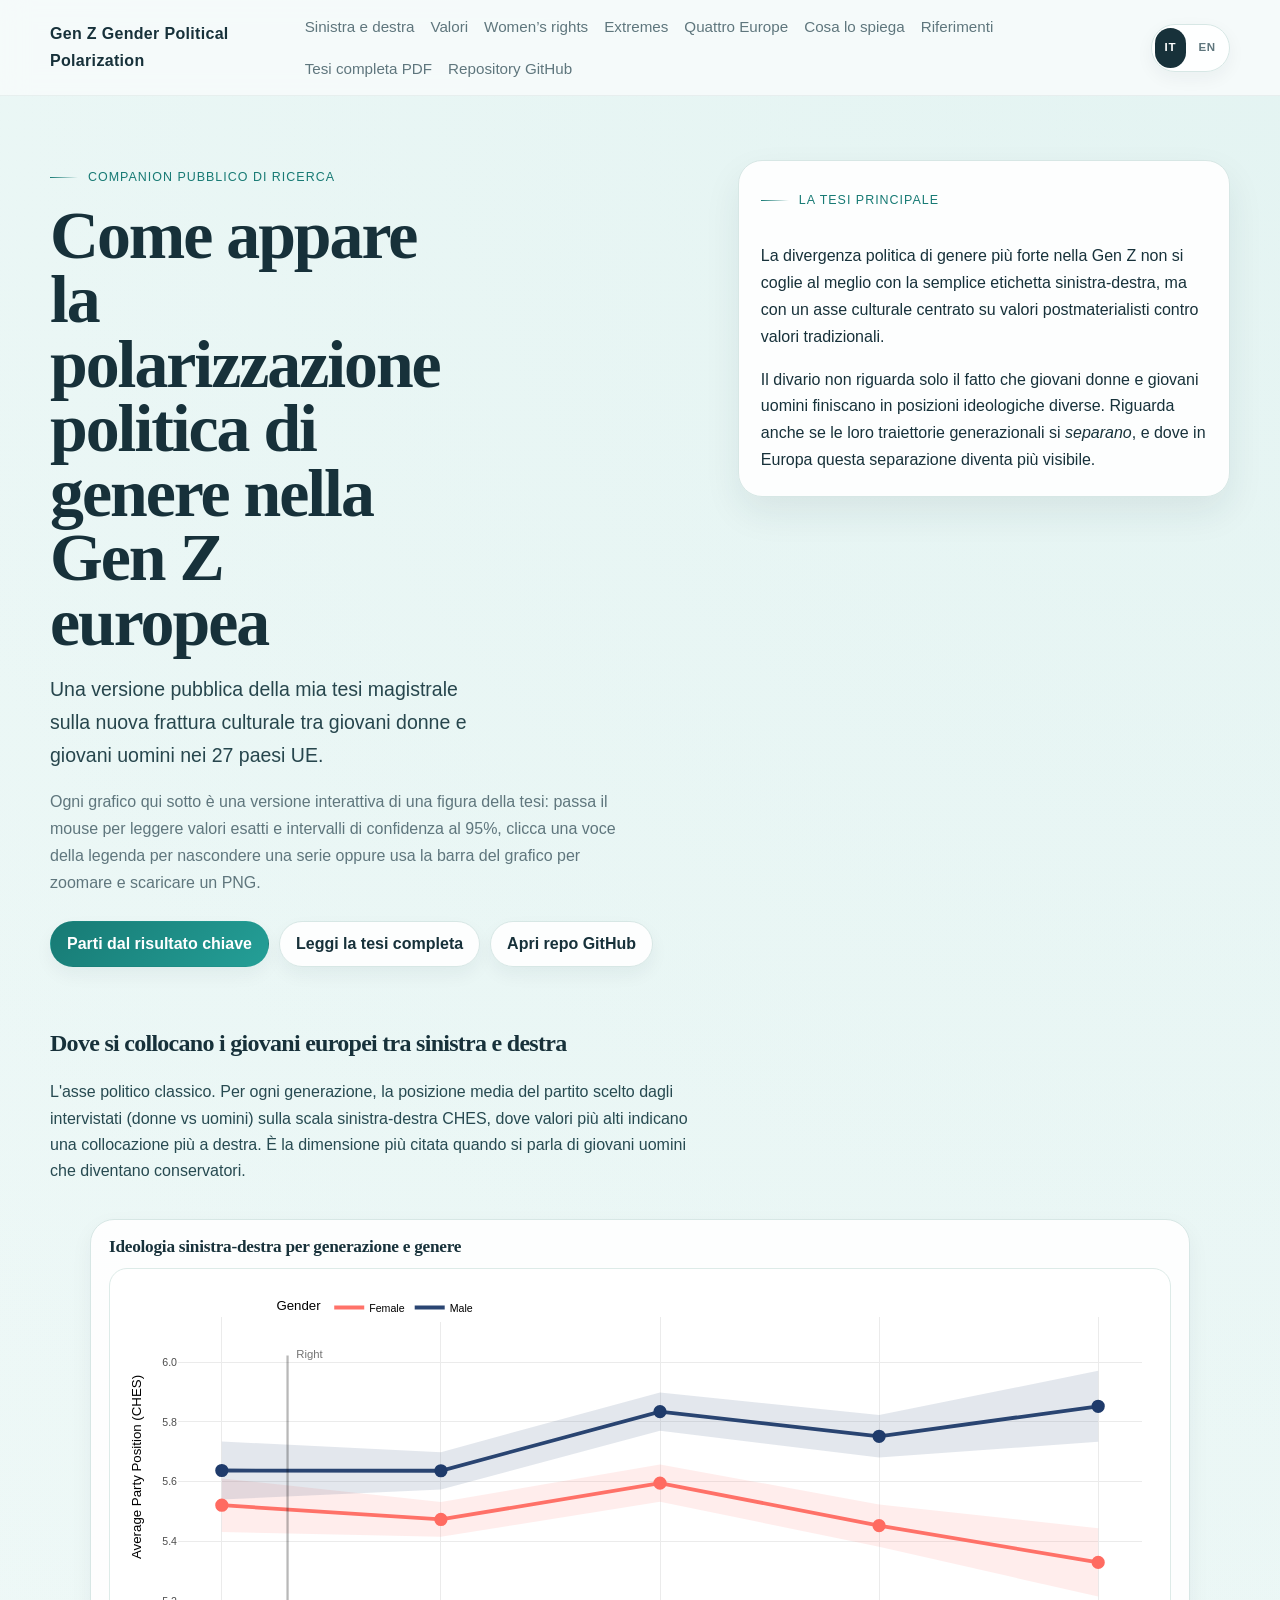
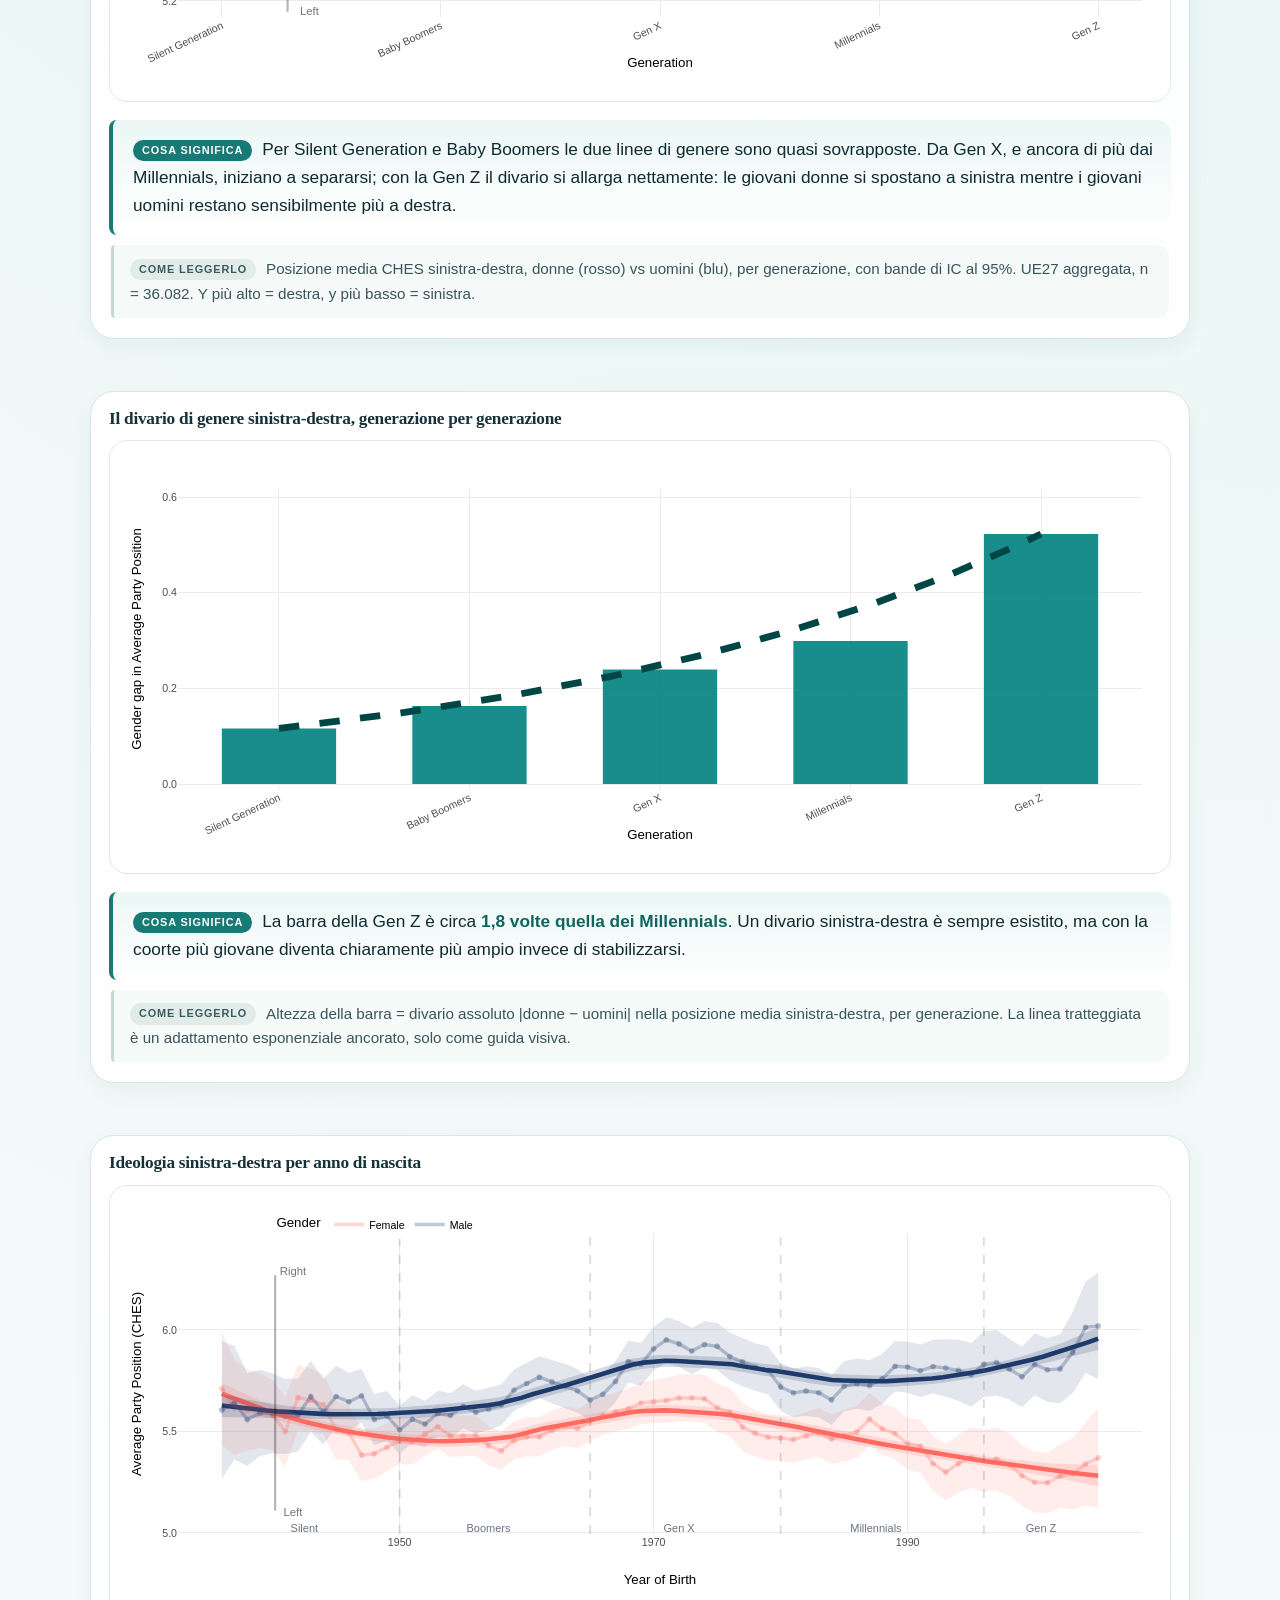
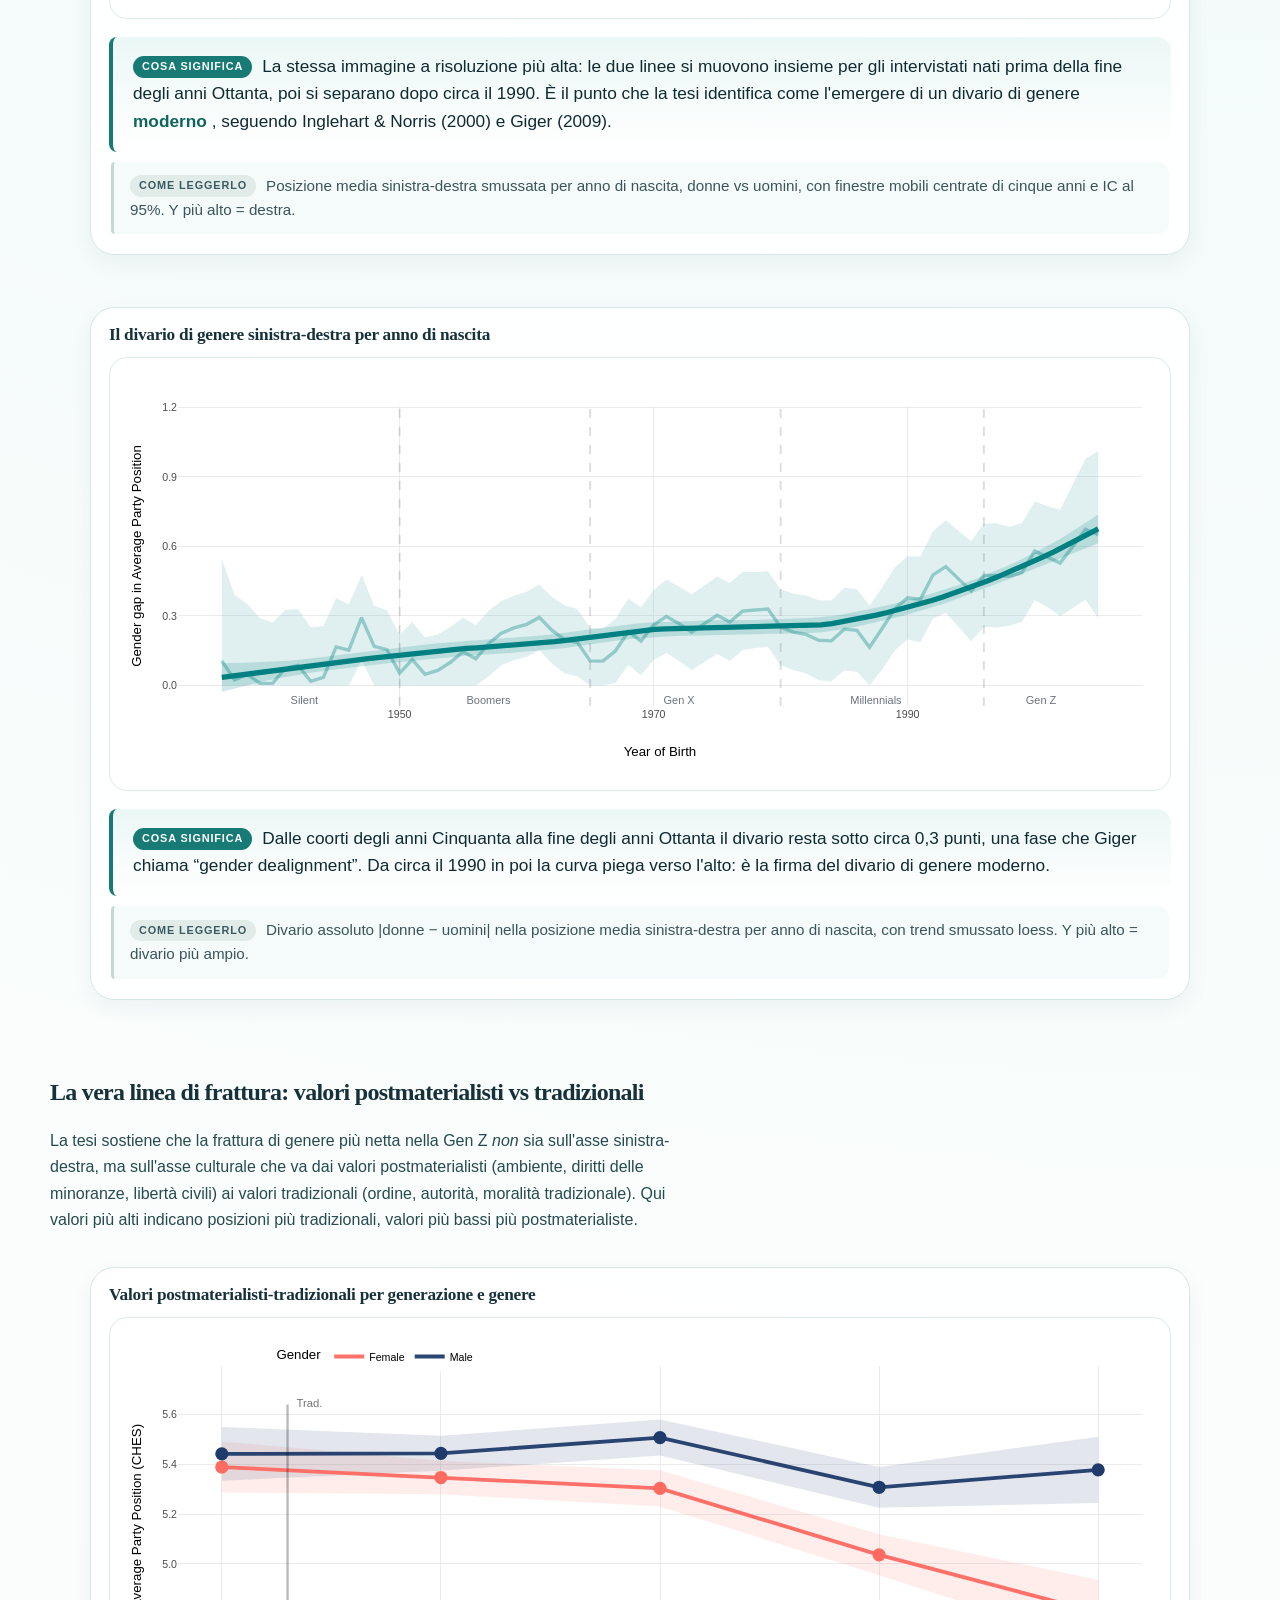
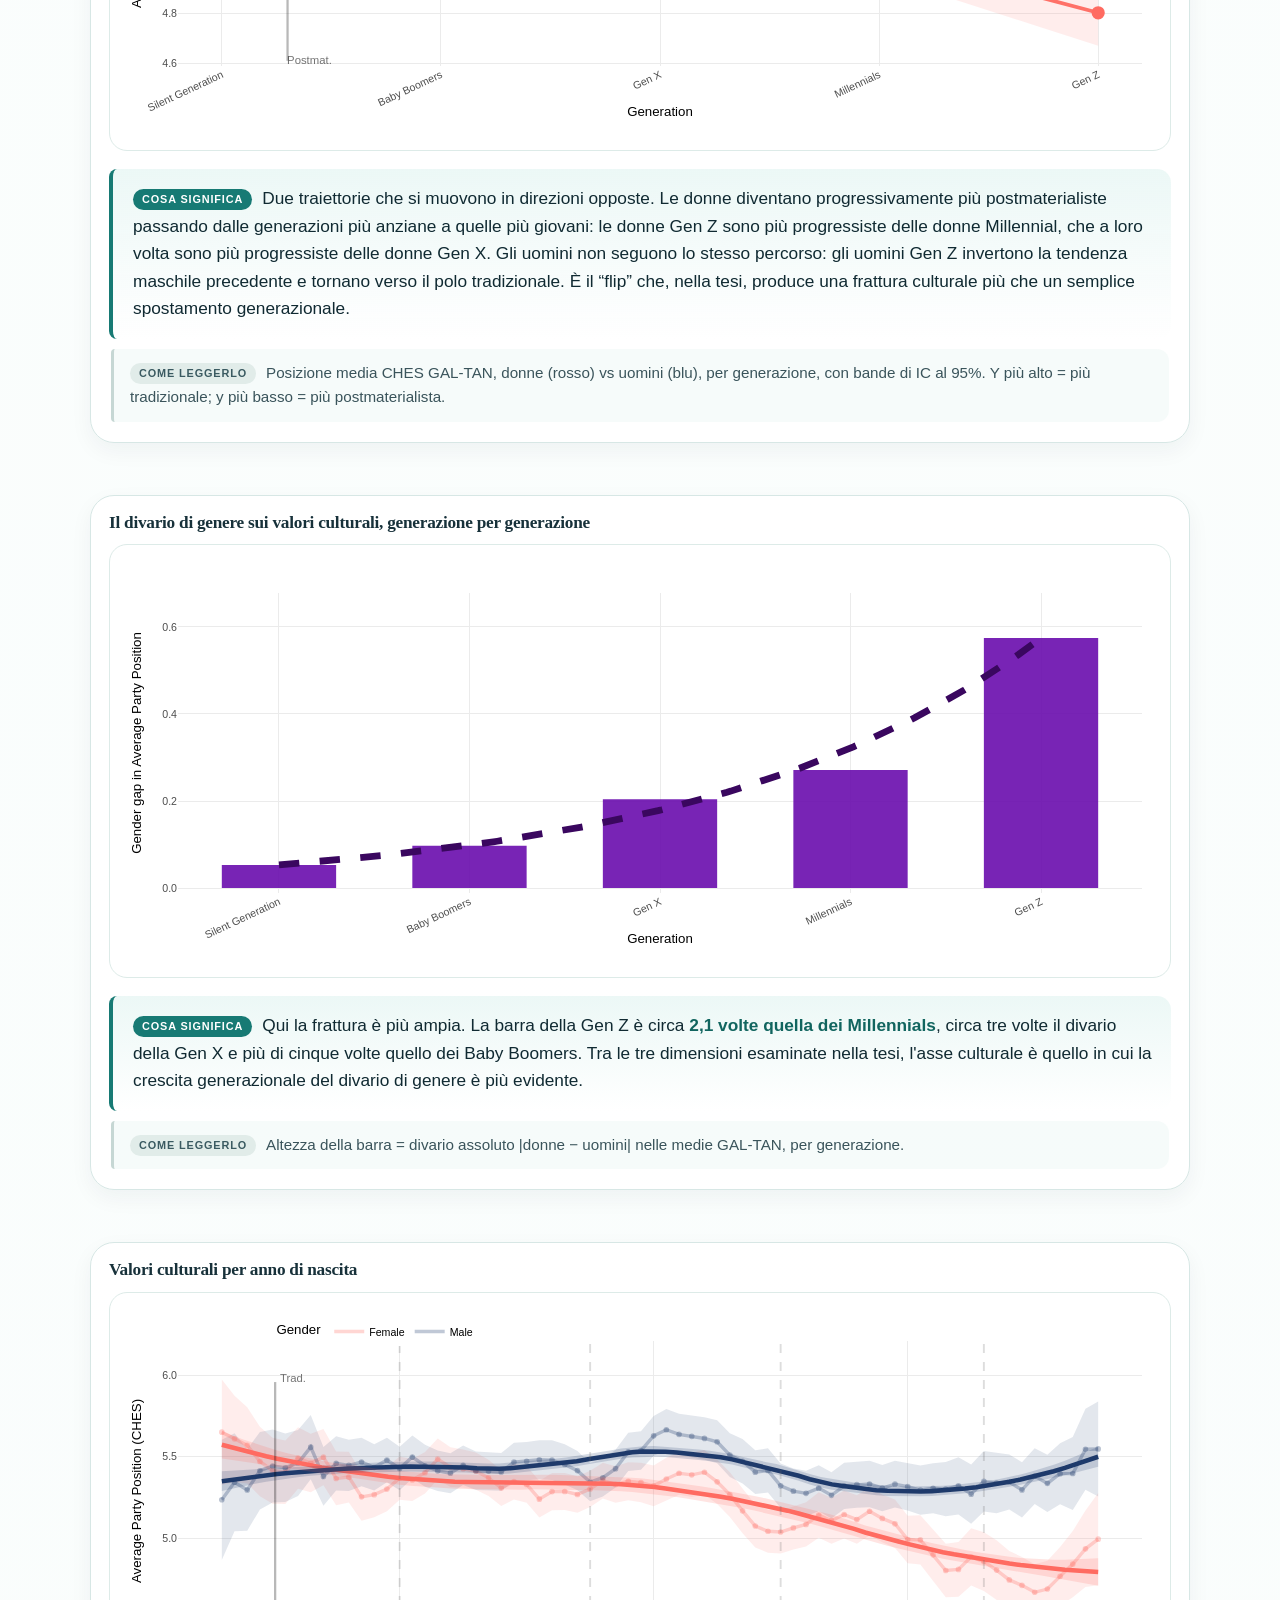
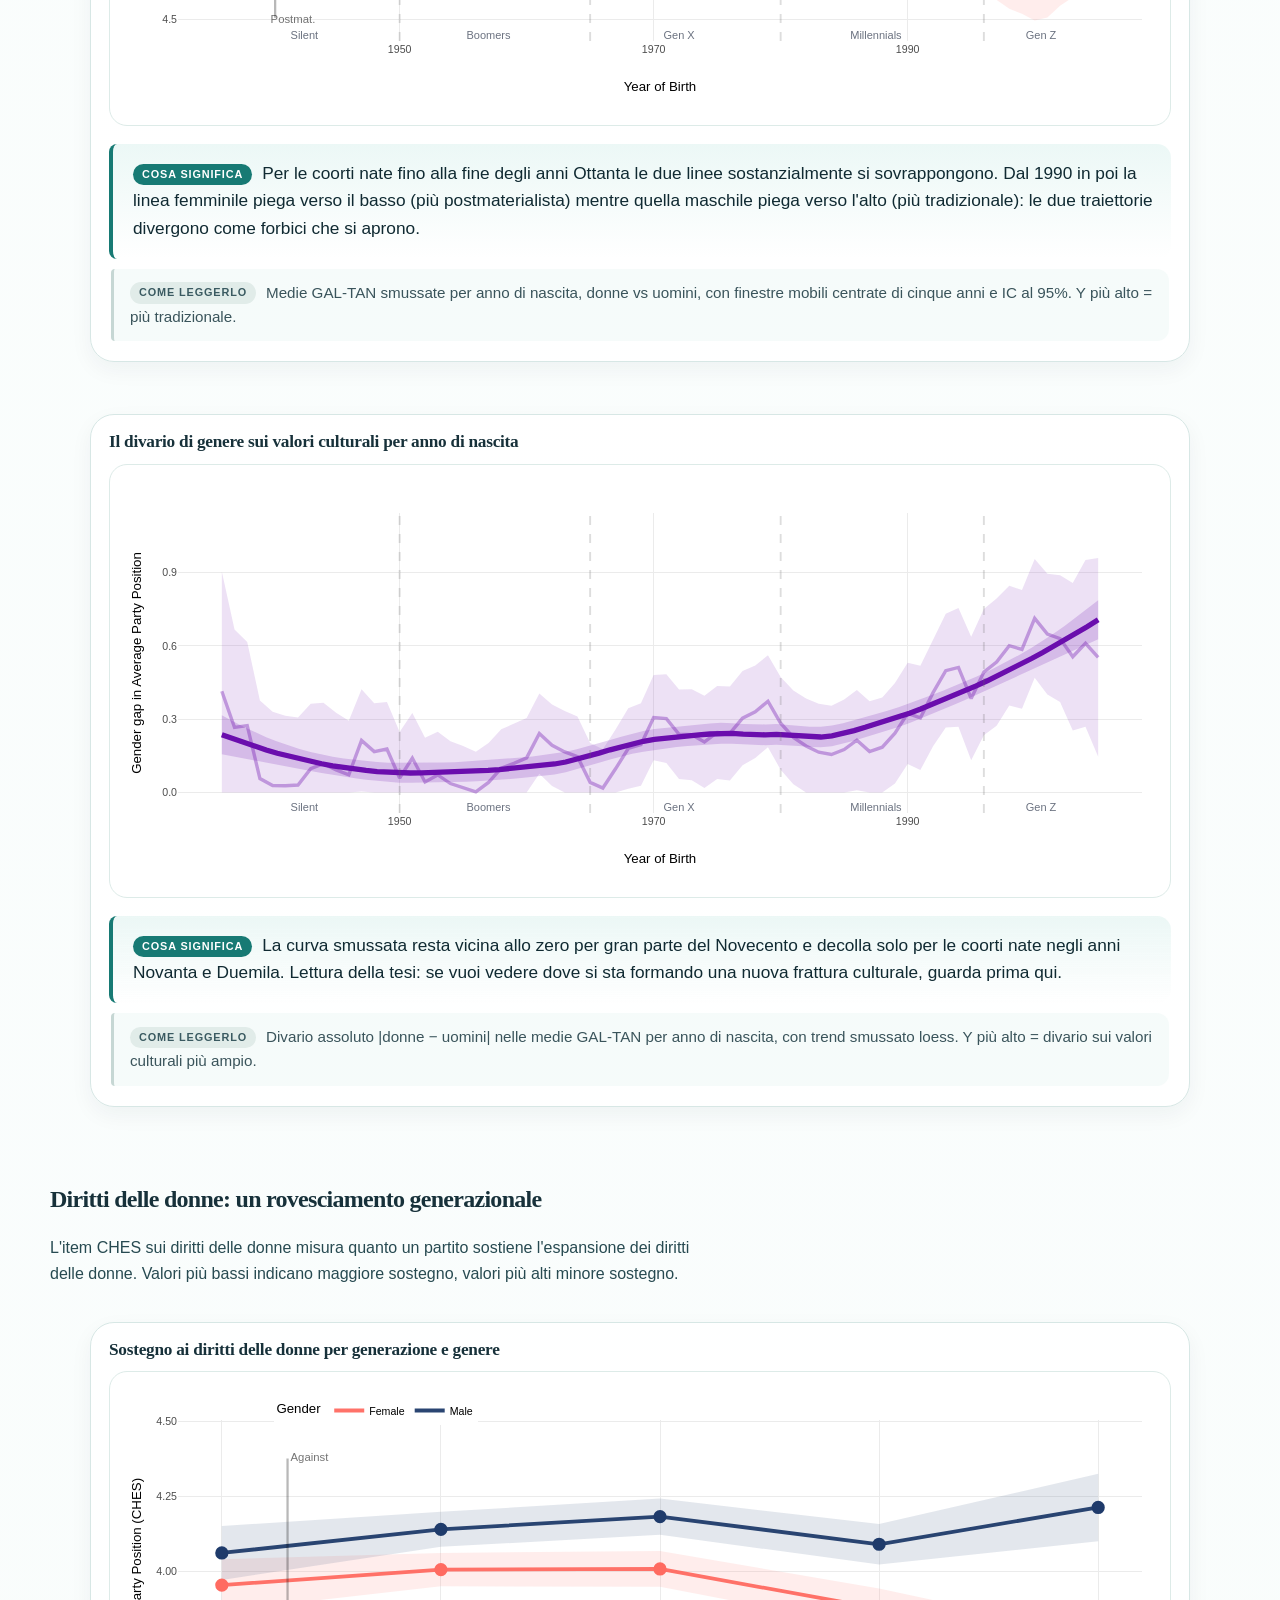
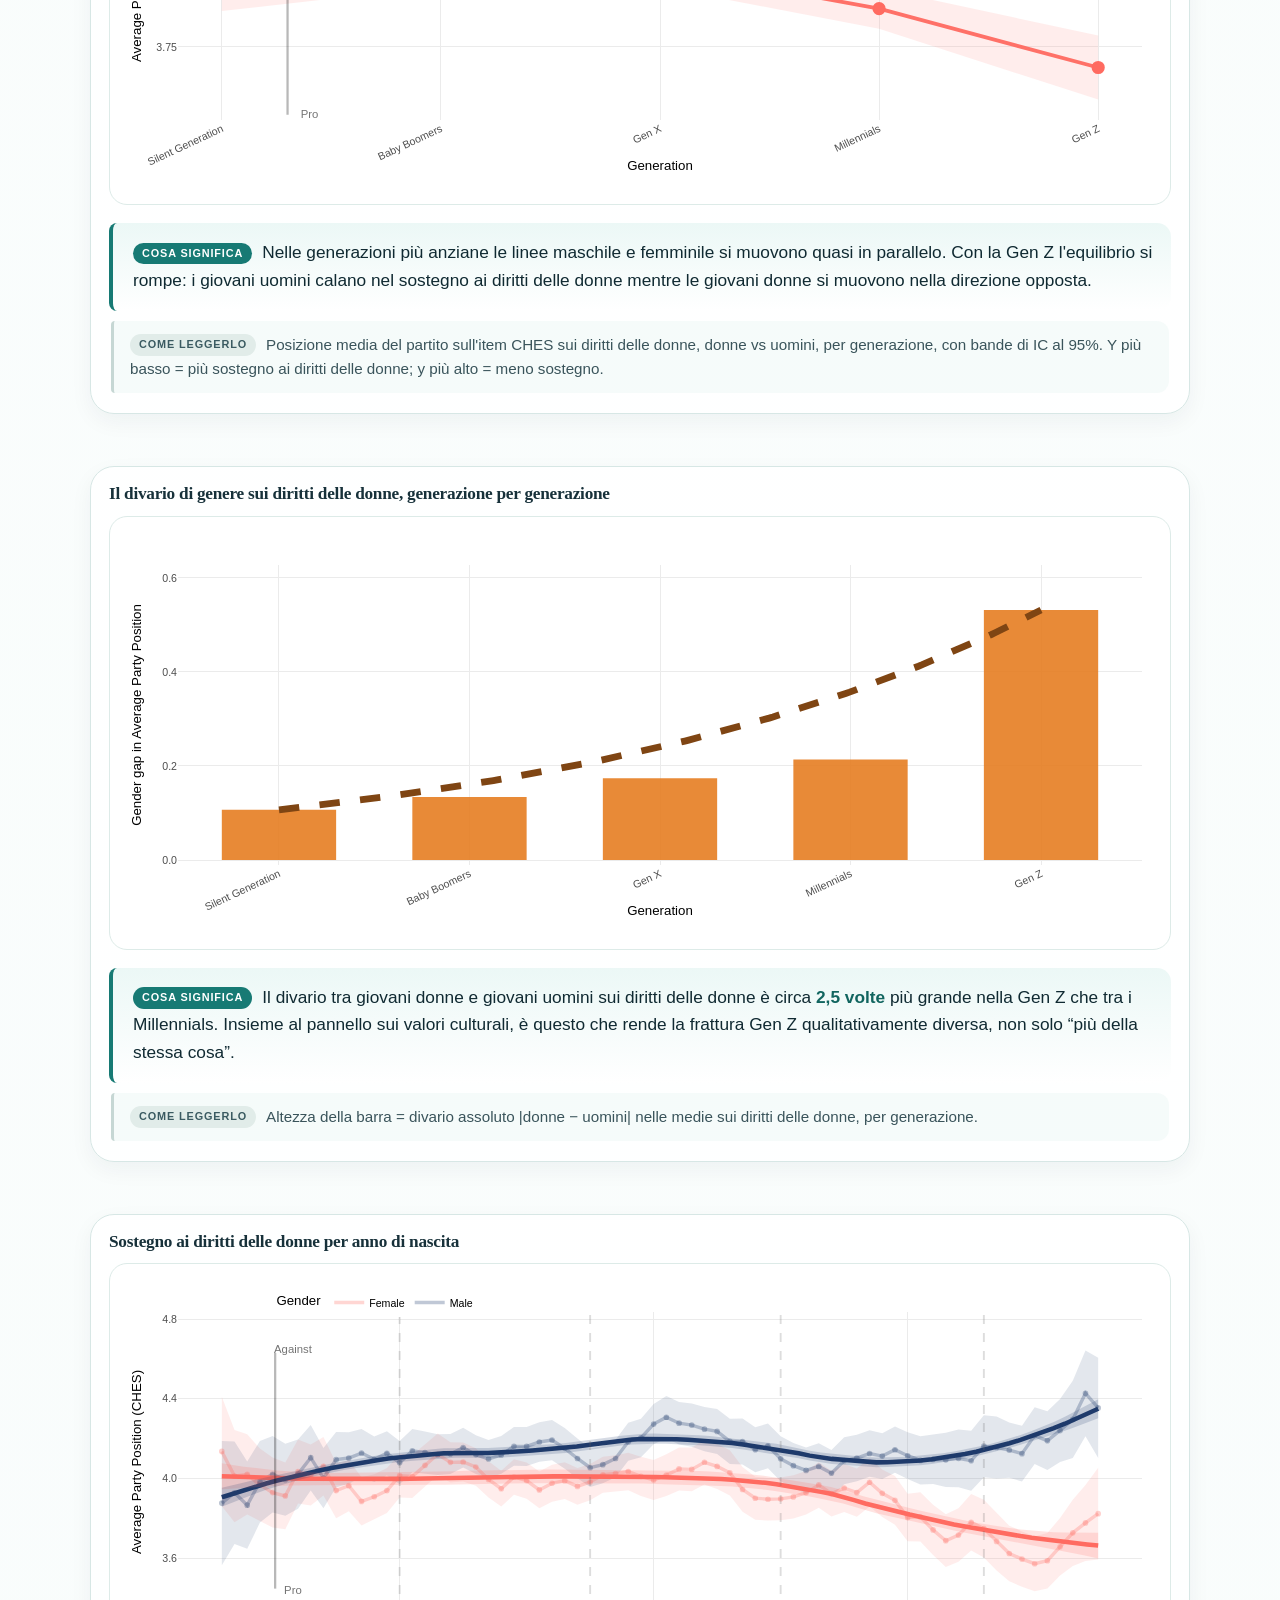
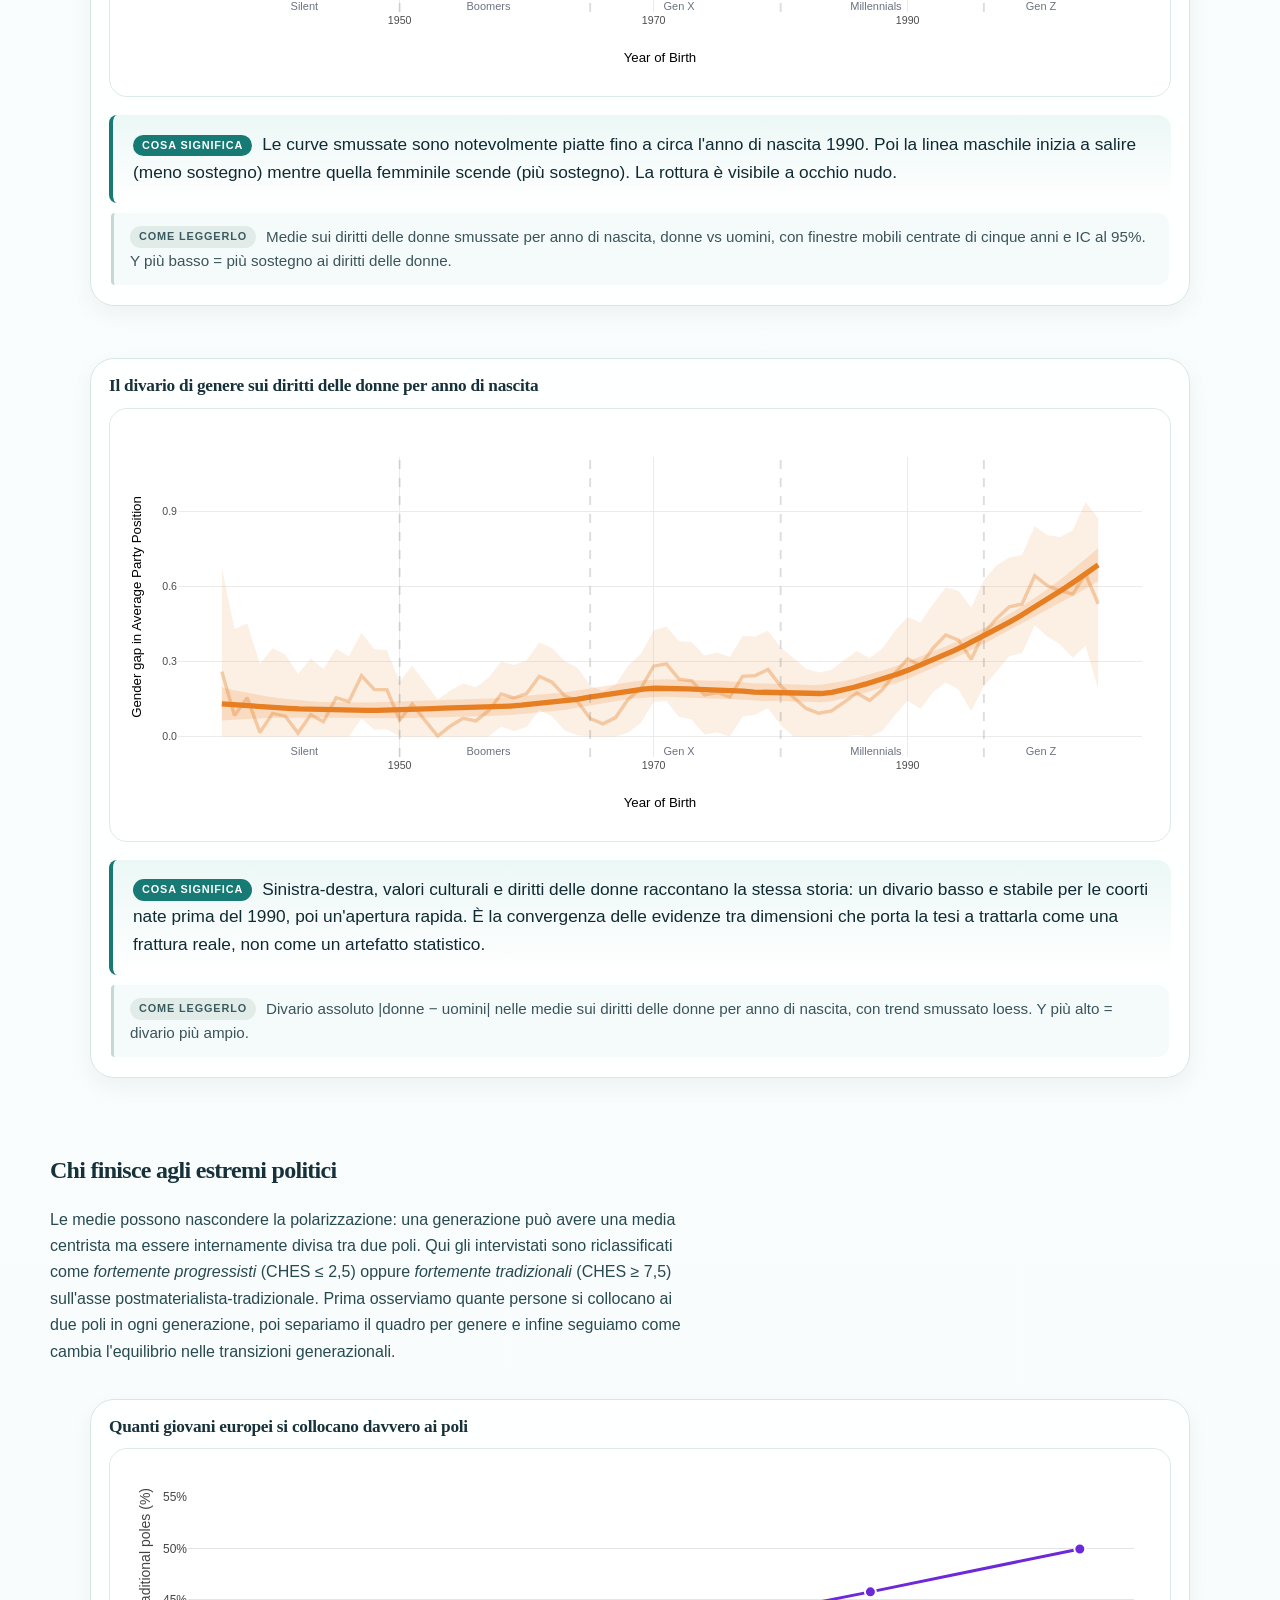
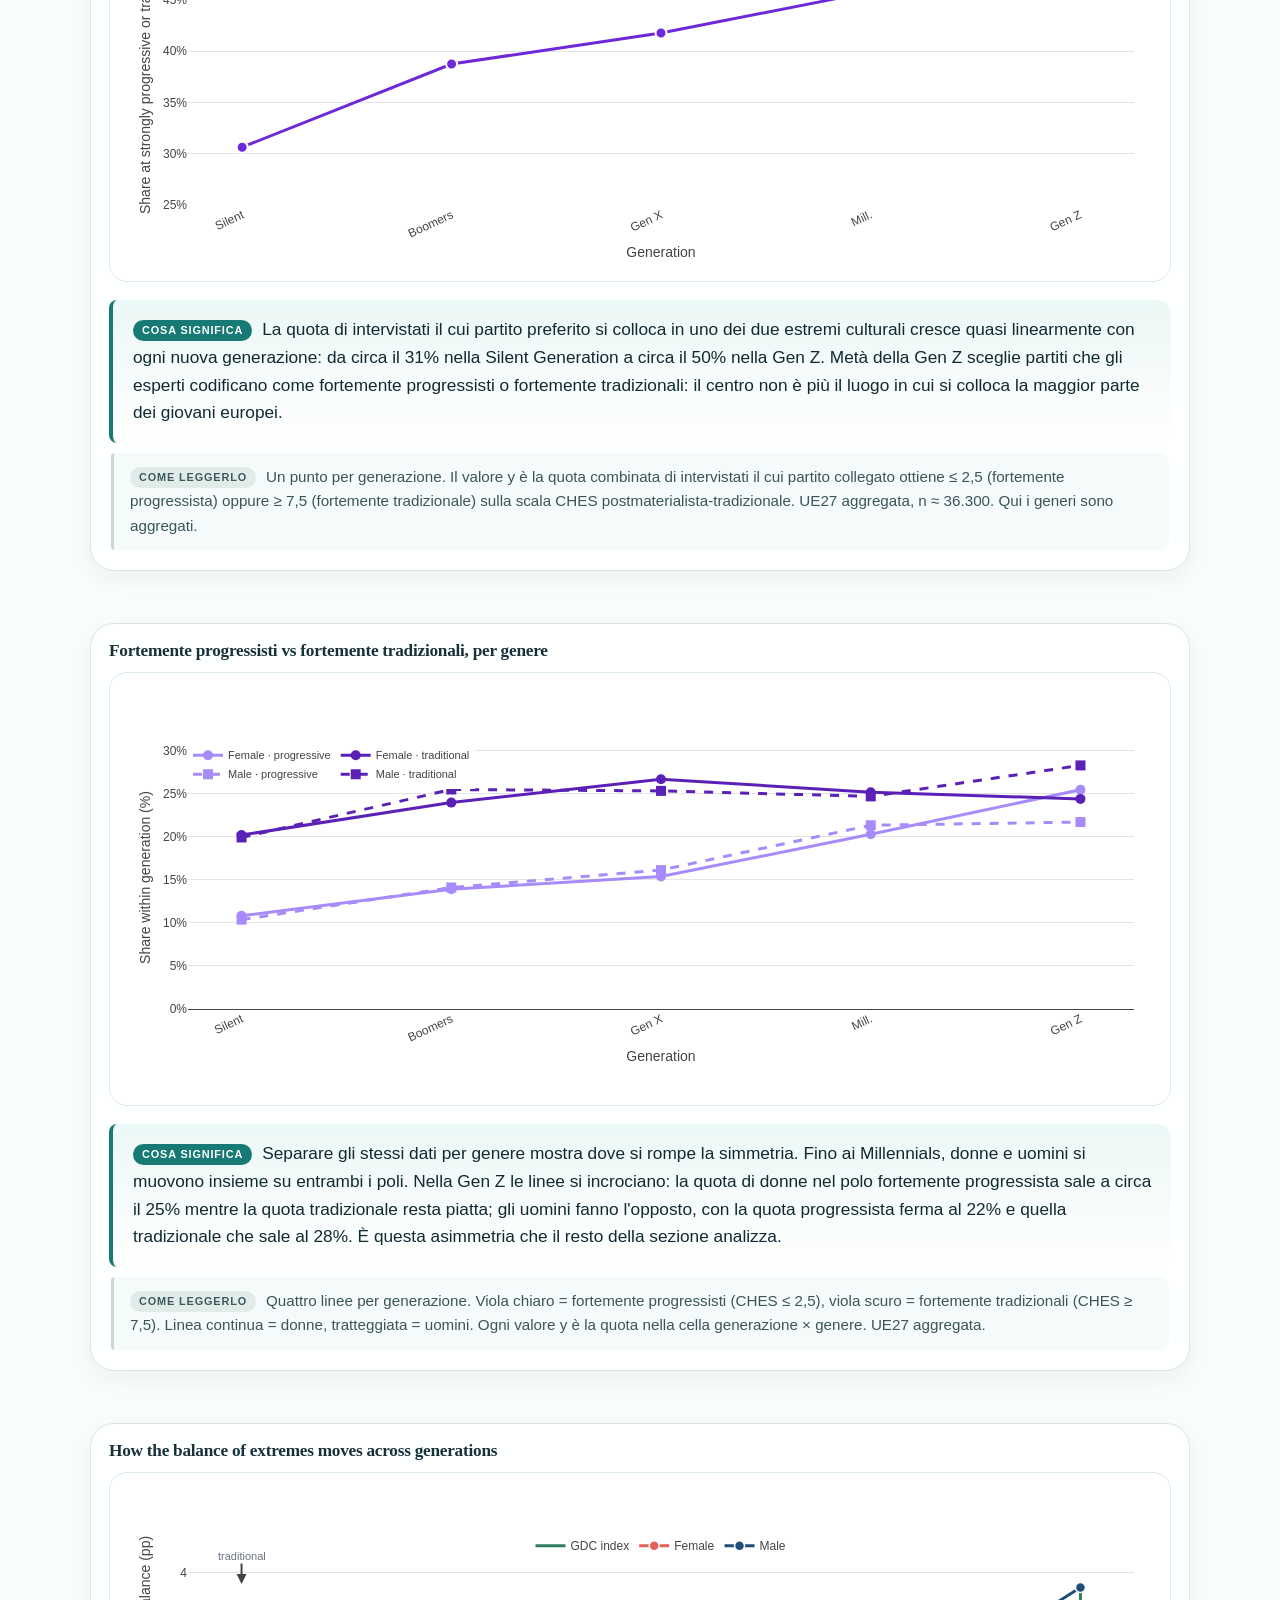
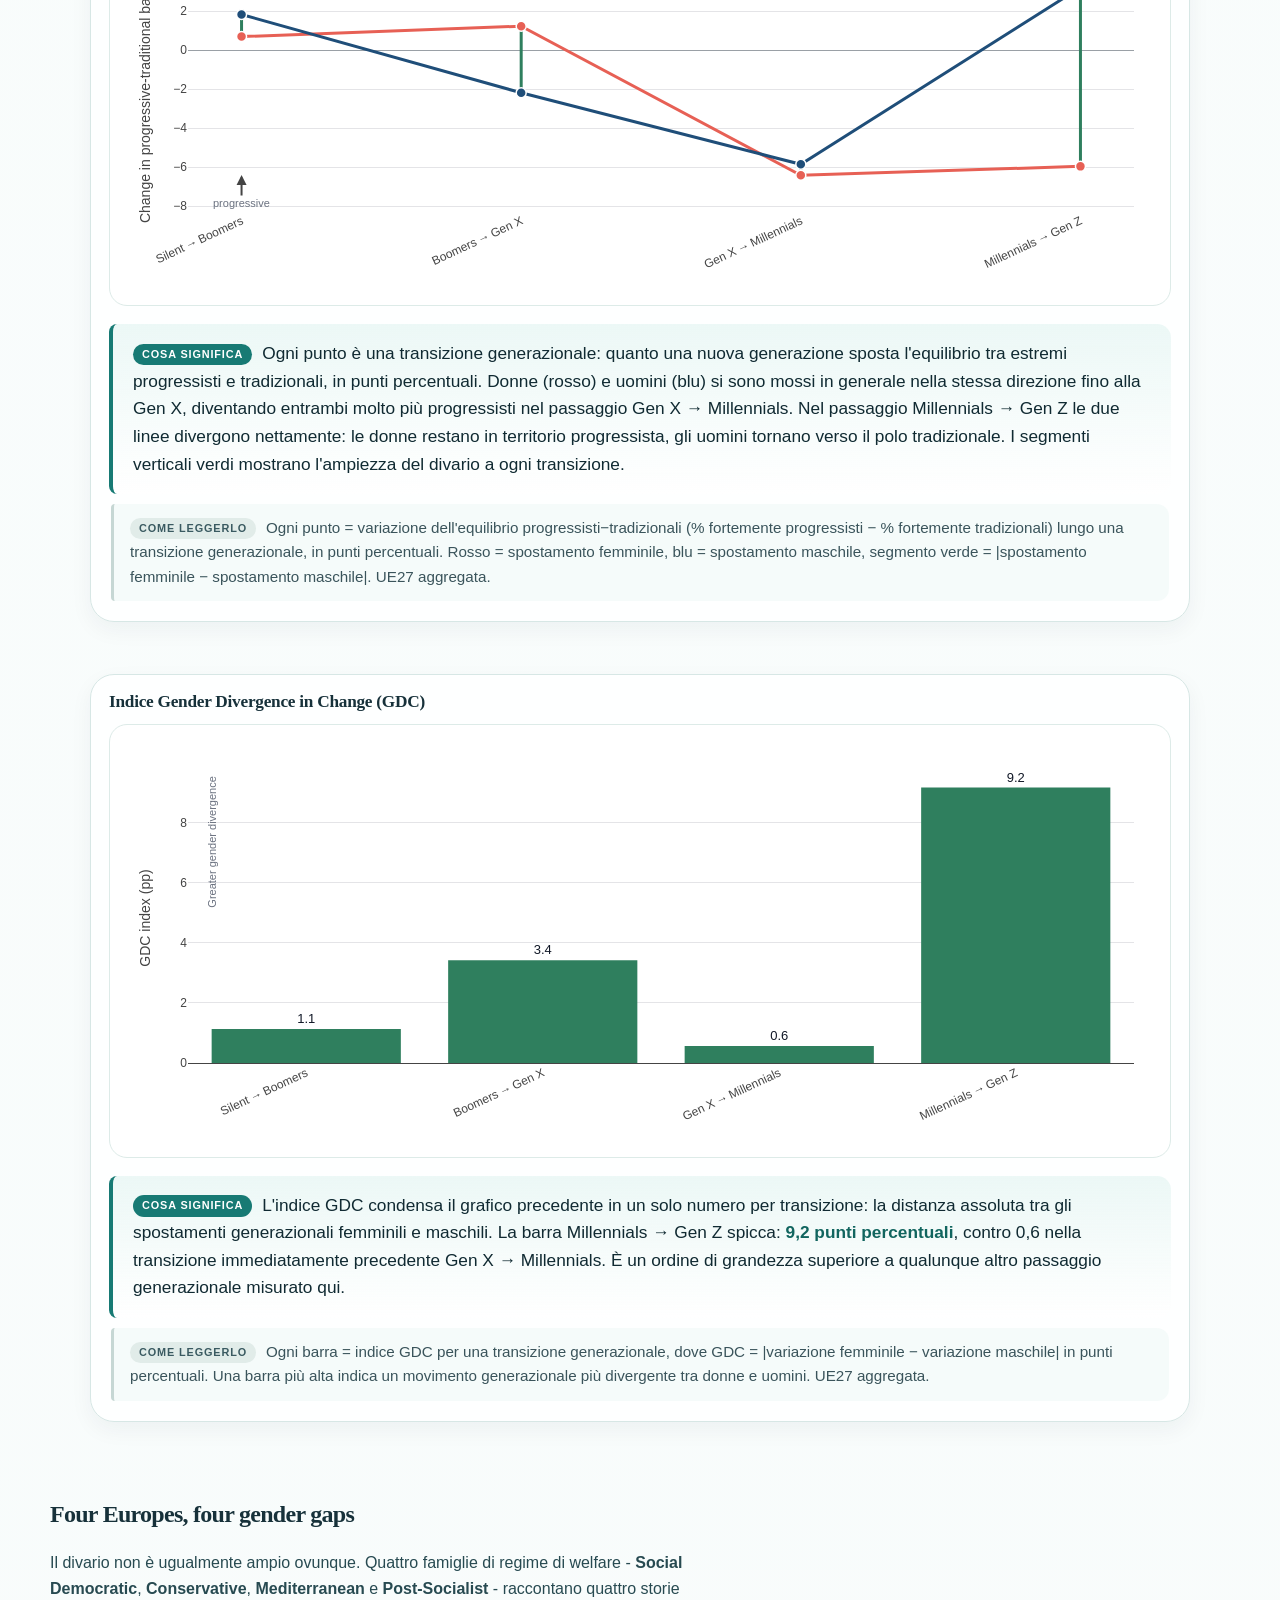
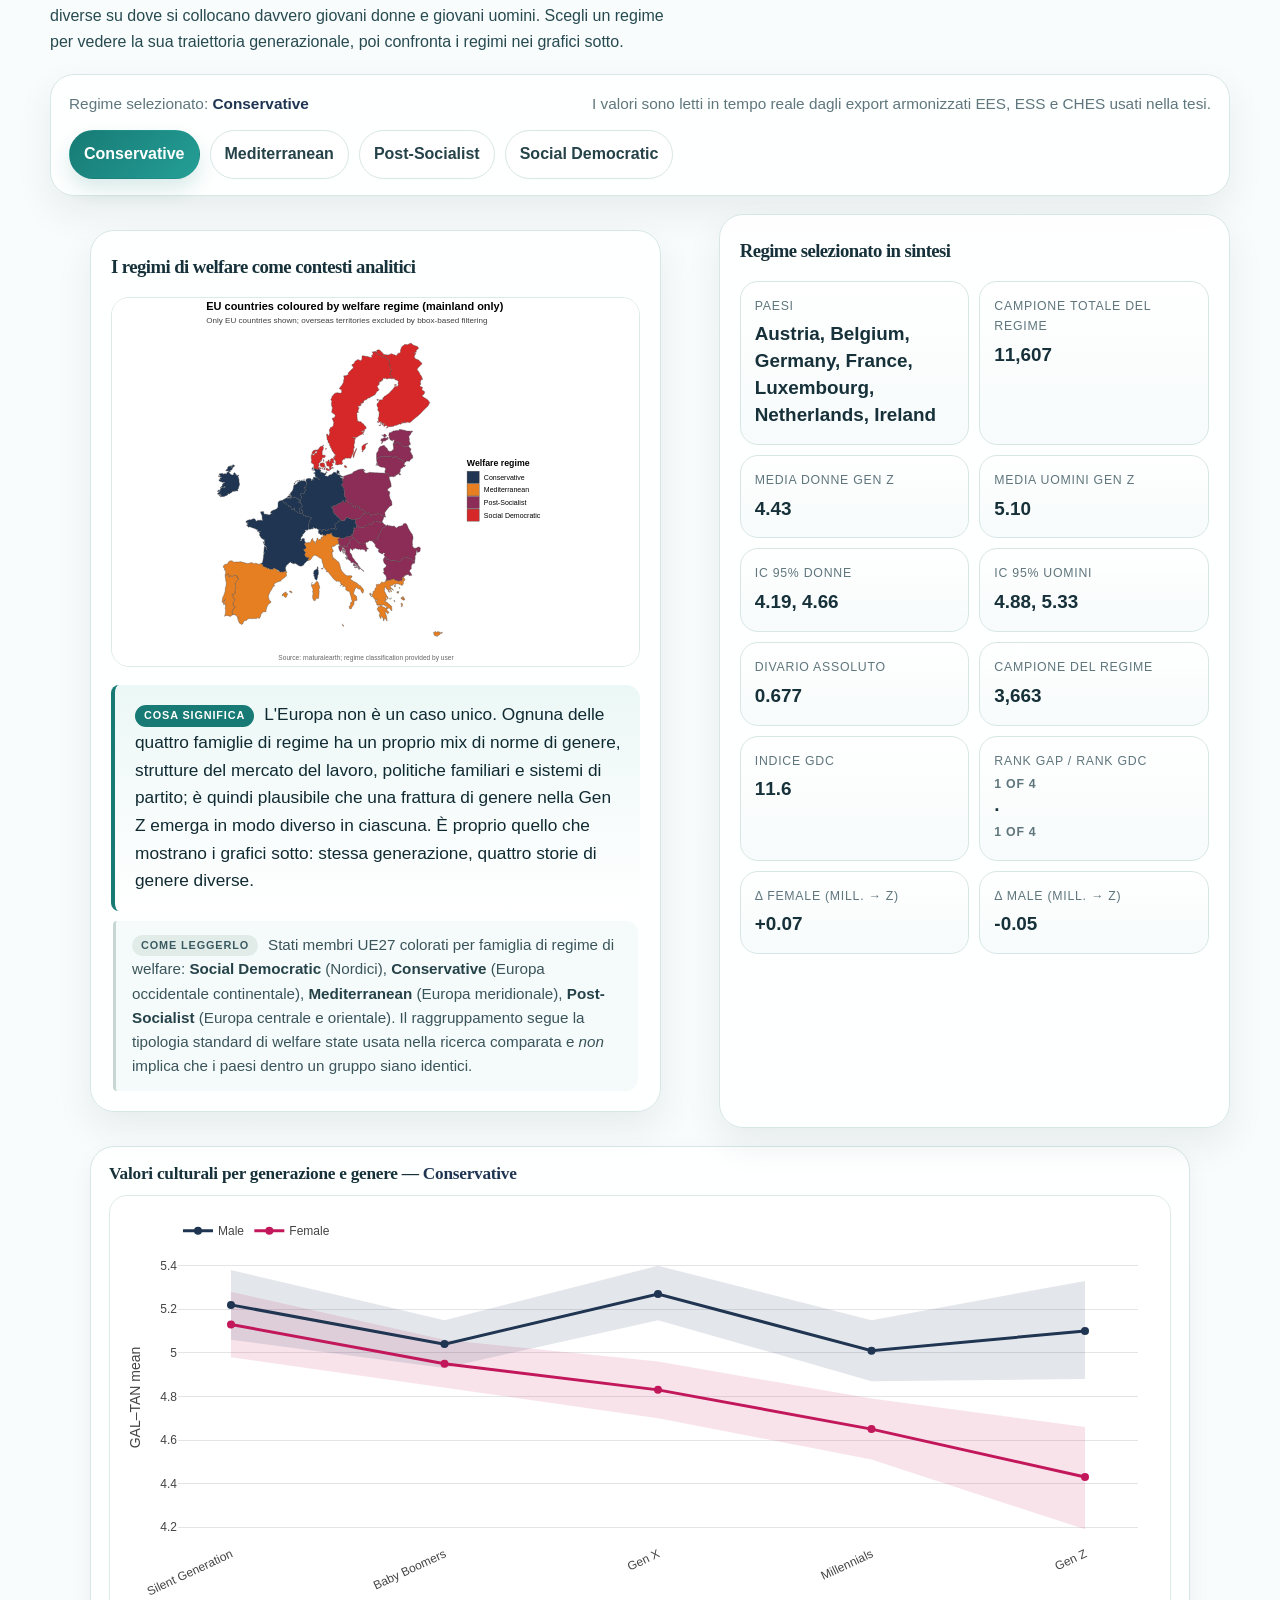
<file: chapter-4.html>
<!DOCTYPE html>
<html lang="en">
<head>
  <meta charset="UTF-8" />
  <meta http-equiv="refresh" content="0; url=index.html" />
  <title>Redirecting to the main page</title>
  <link rel="icon" href="favicon.svg?v=sgc2" type="image/svg+xml" />
  <link rel="canonical" href="index.html" />
  <script>
    // Preserve section anchor if present; otherwise go to the main page root.
    (function () {
      var hash = window.location.hash || "";
      var map = {
        "#sec-4-1": "#left-right",
        "#sec-4-2": "#extremes",
        "#sec-4-3": "#regimes",
        "#sec-4-4": "#predictors"
      };
      var target = map[hash] || hash || "";
      window.location.replace("index.html" + target);
    })();
  </script>
</head>
<body>
  <p>This page has moved. Redirecting to <a href="index.html">the main page</a>&hellip;</p>
</body>
</html>
</file>
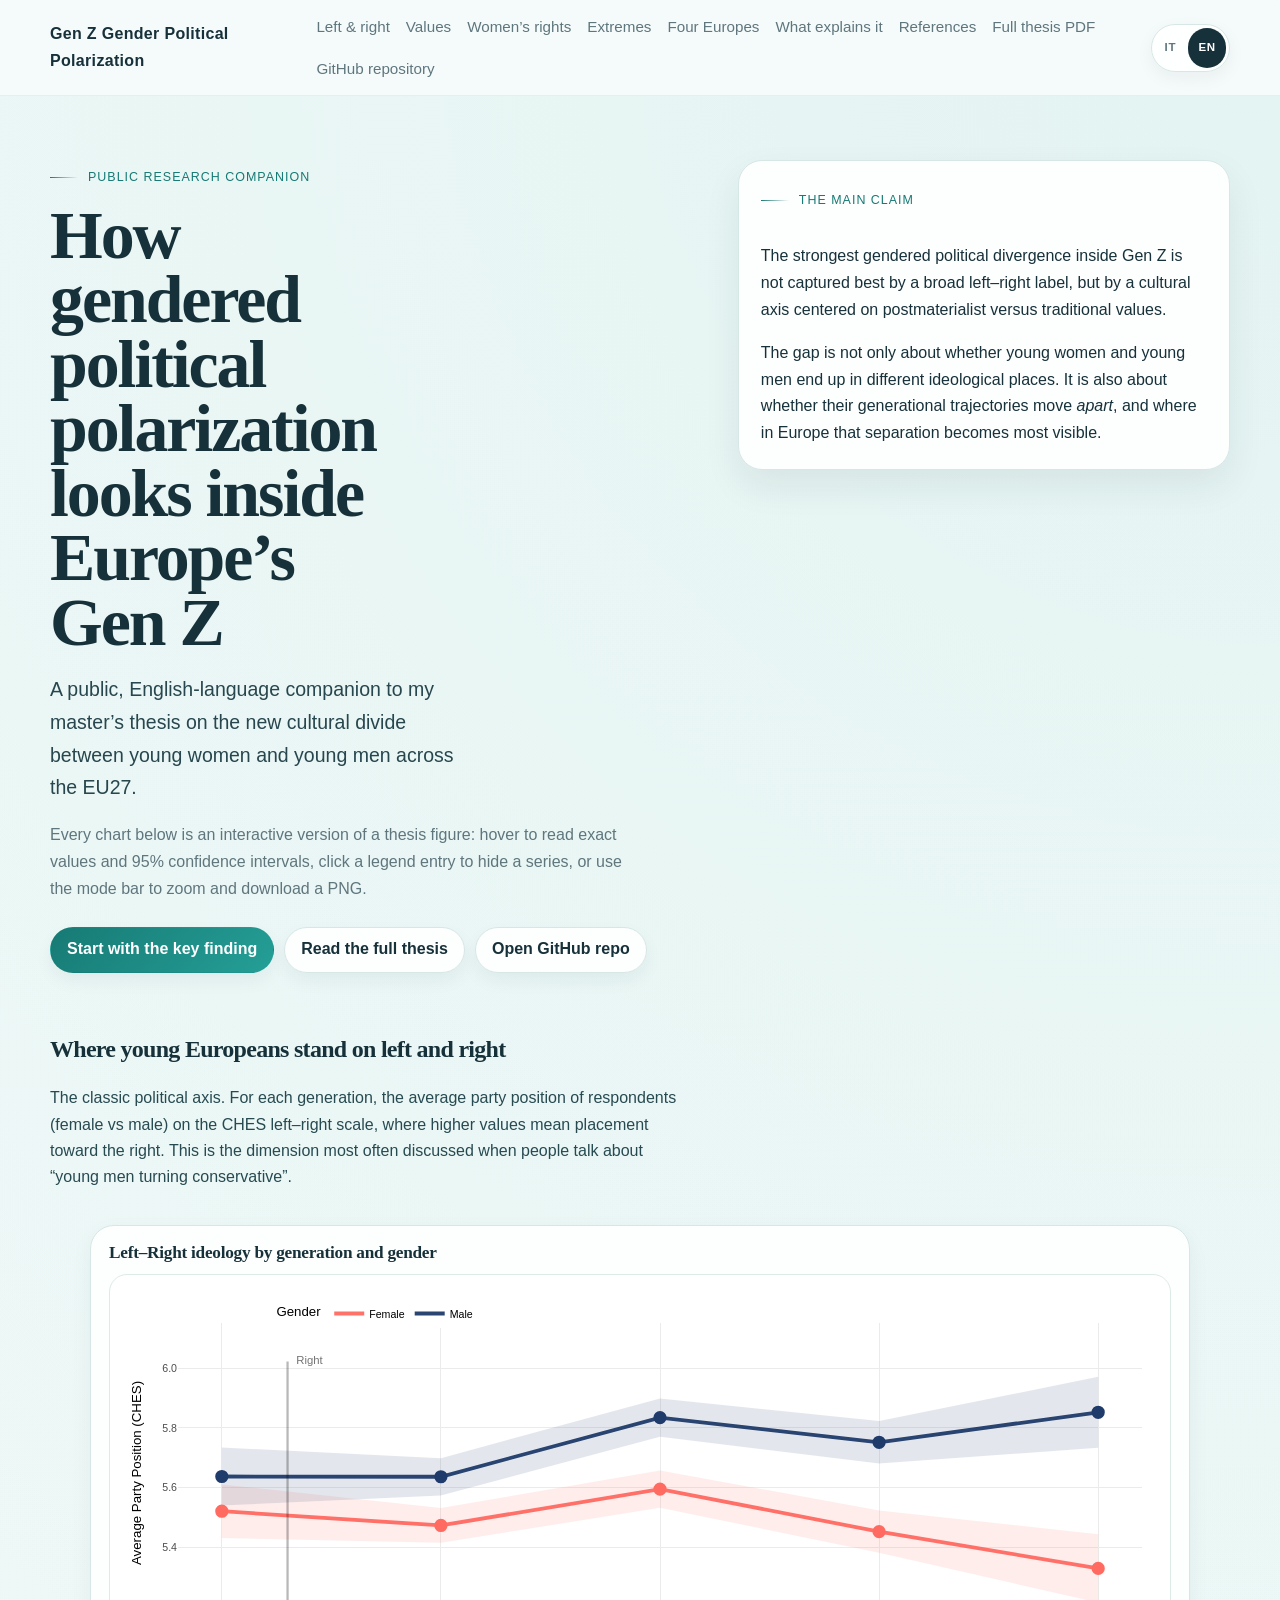
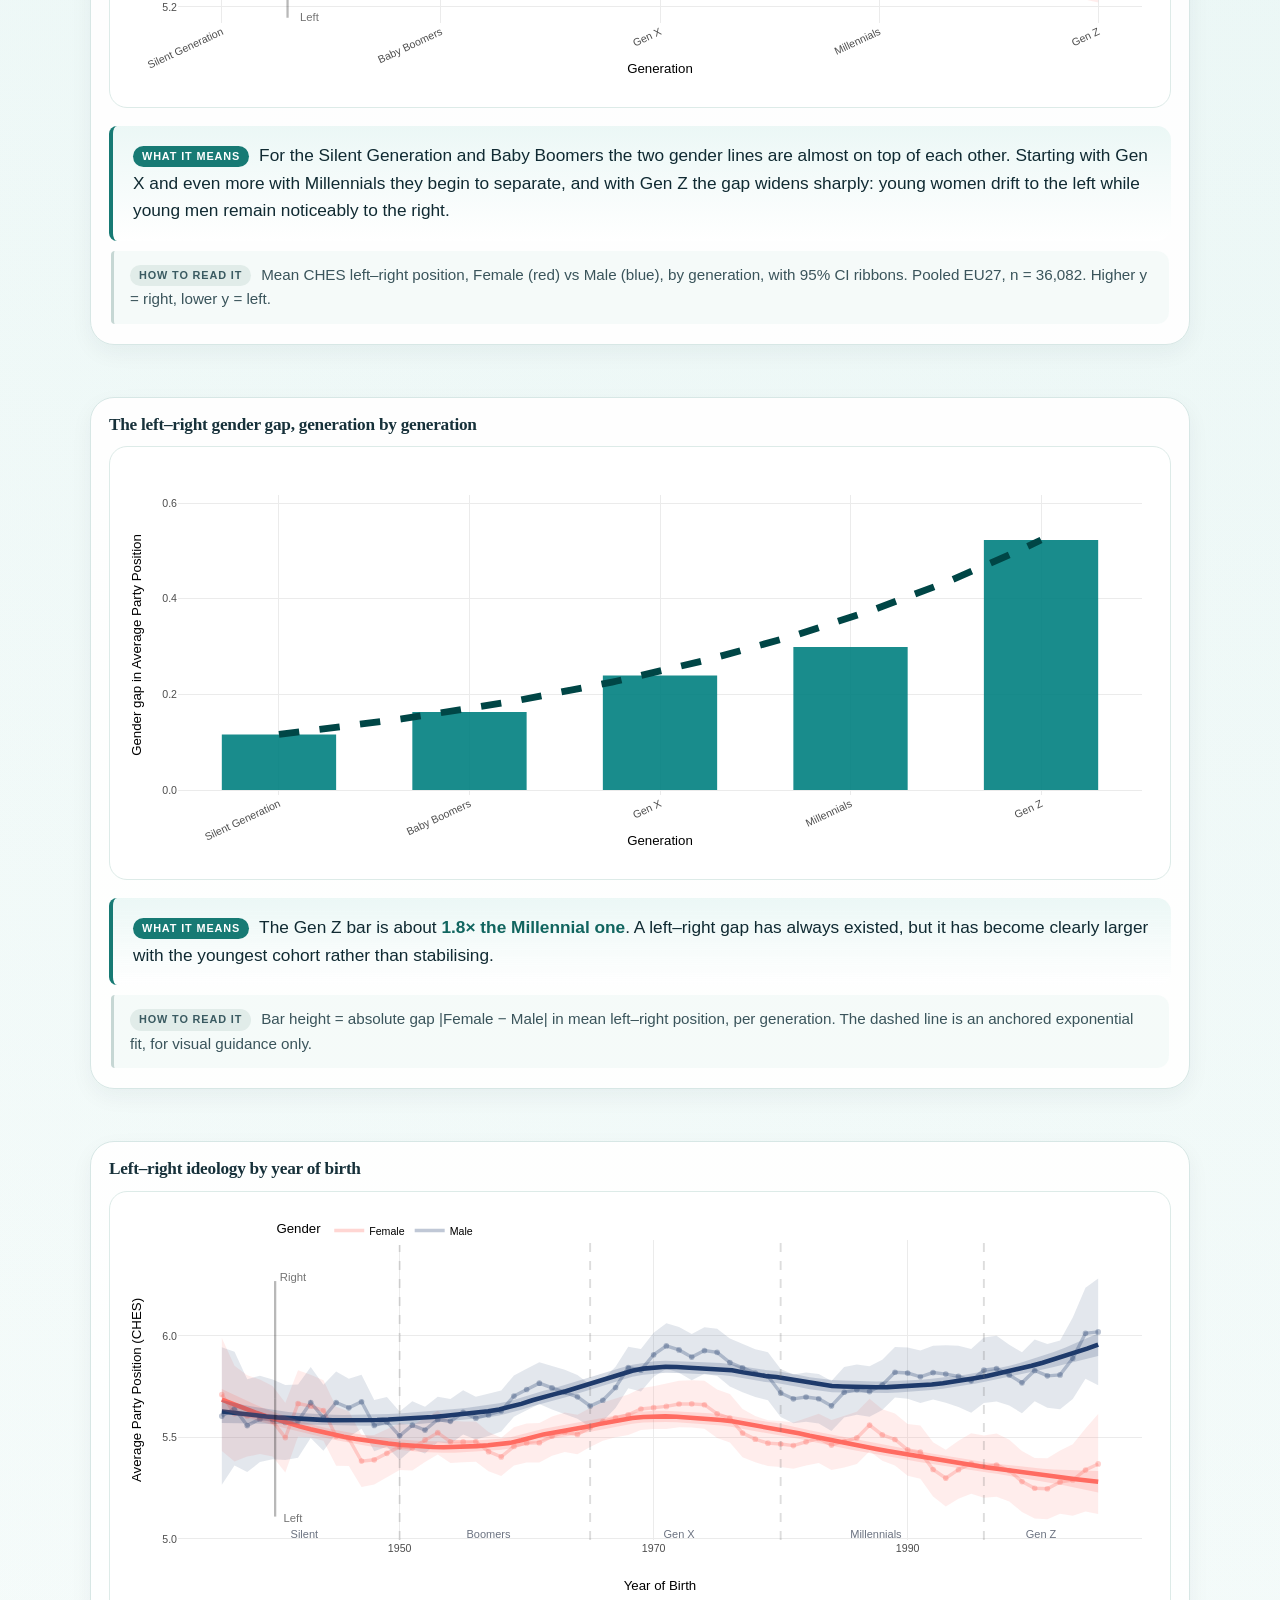
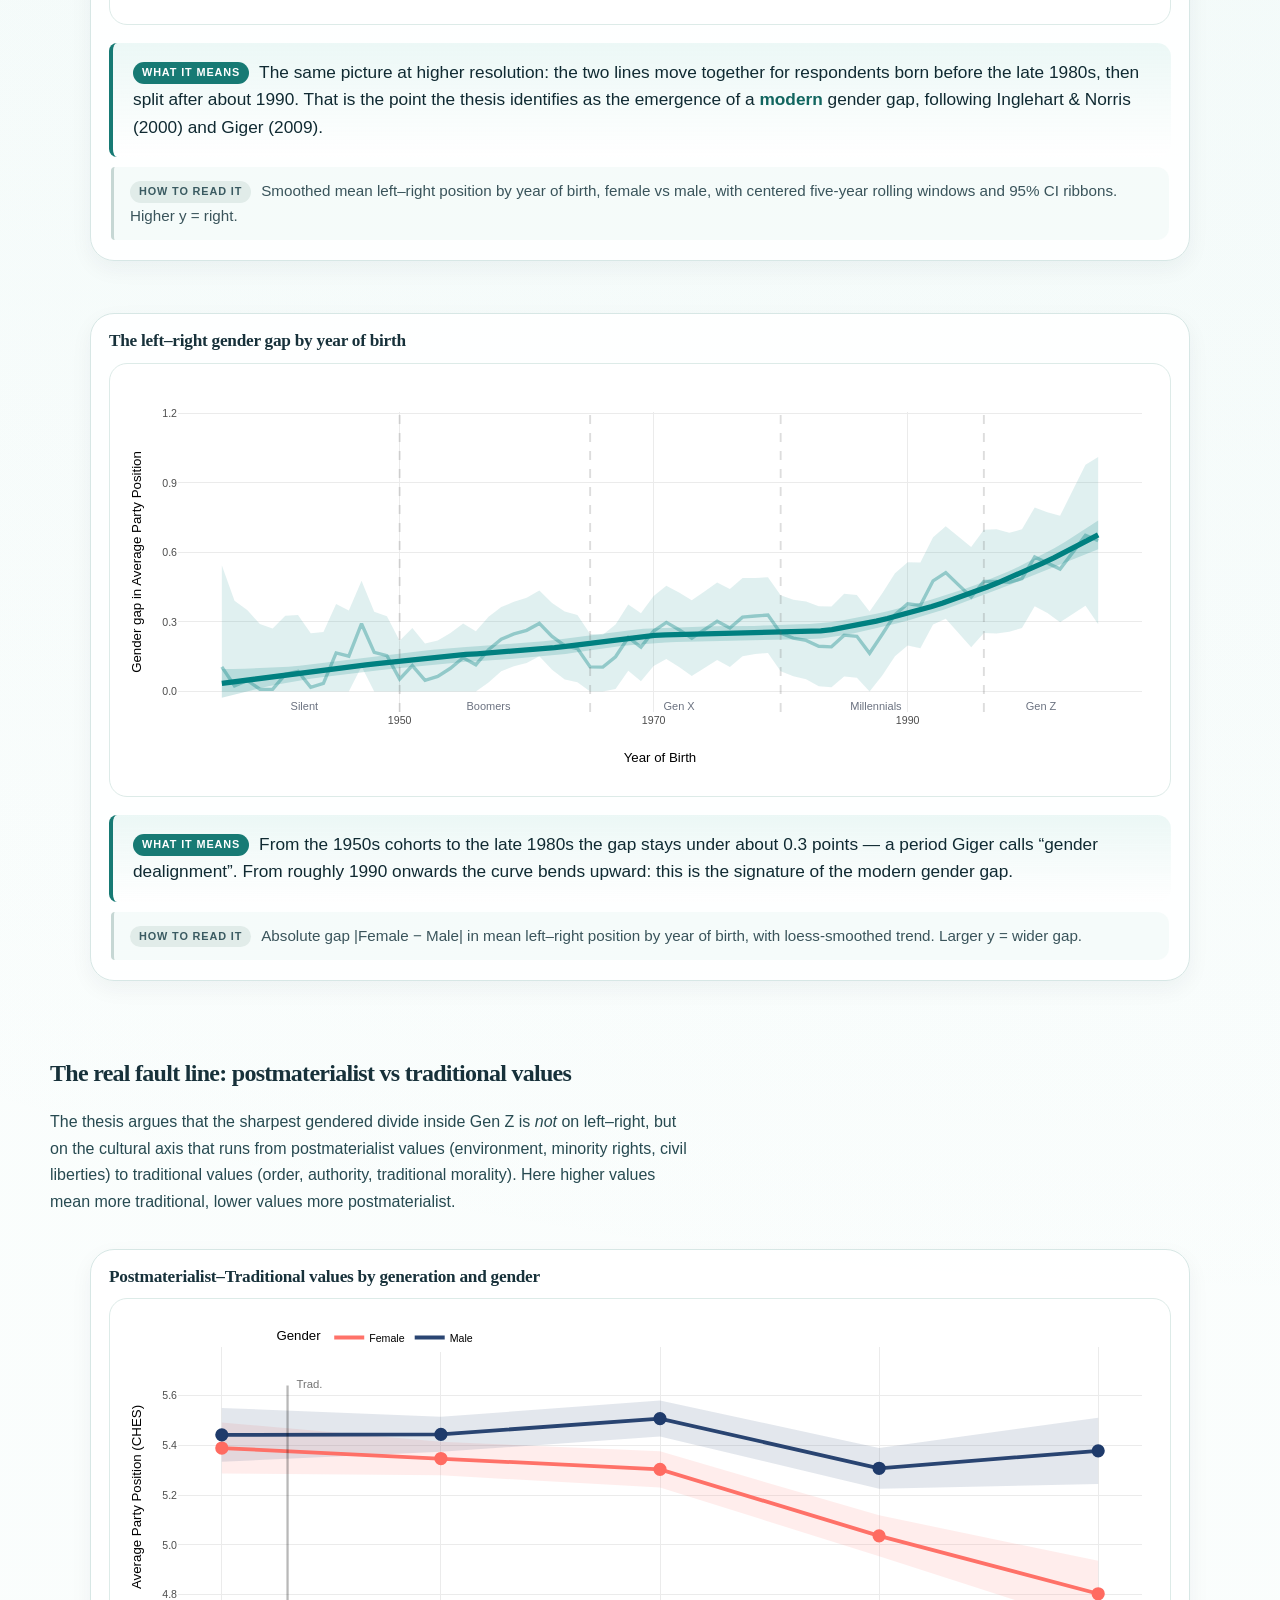
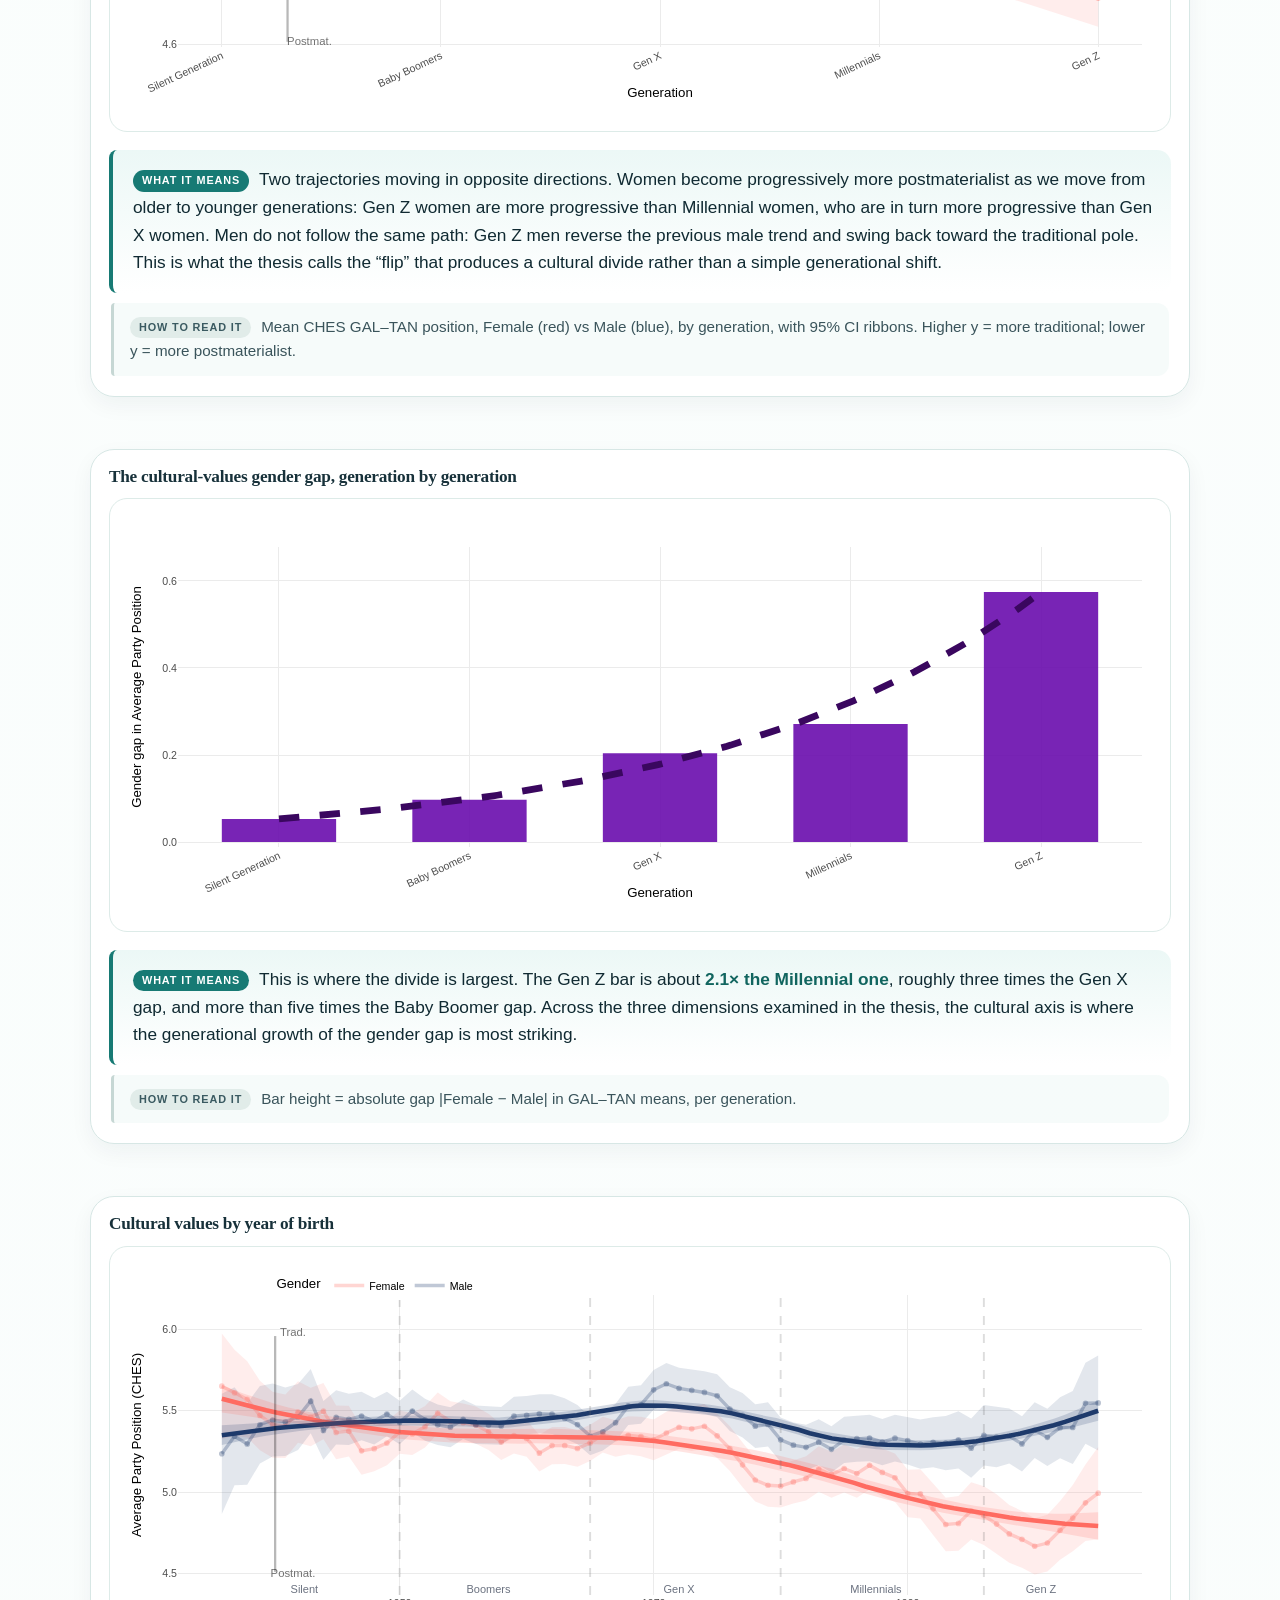
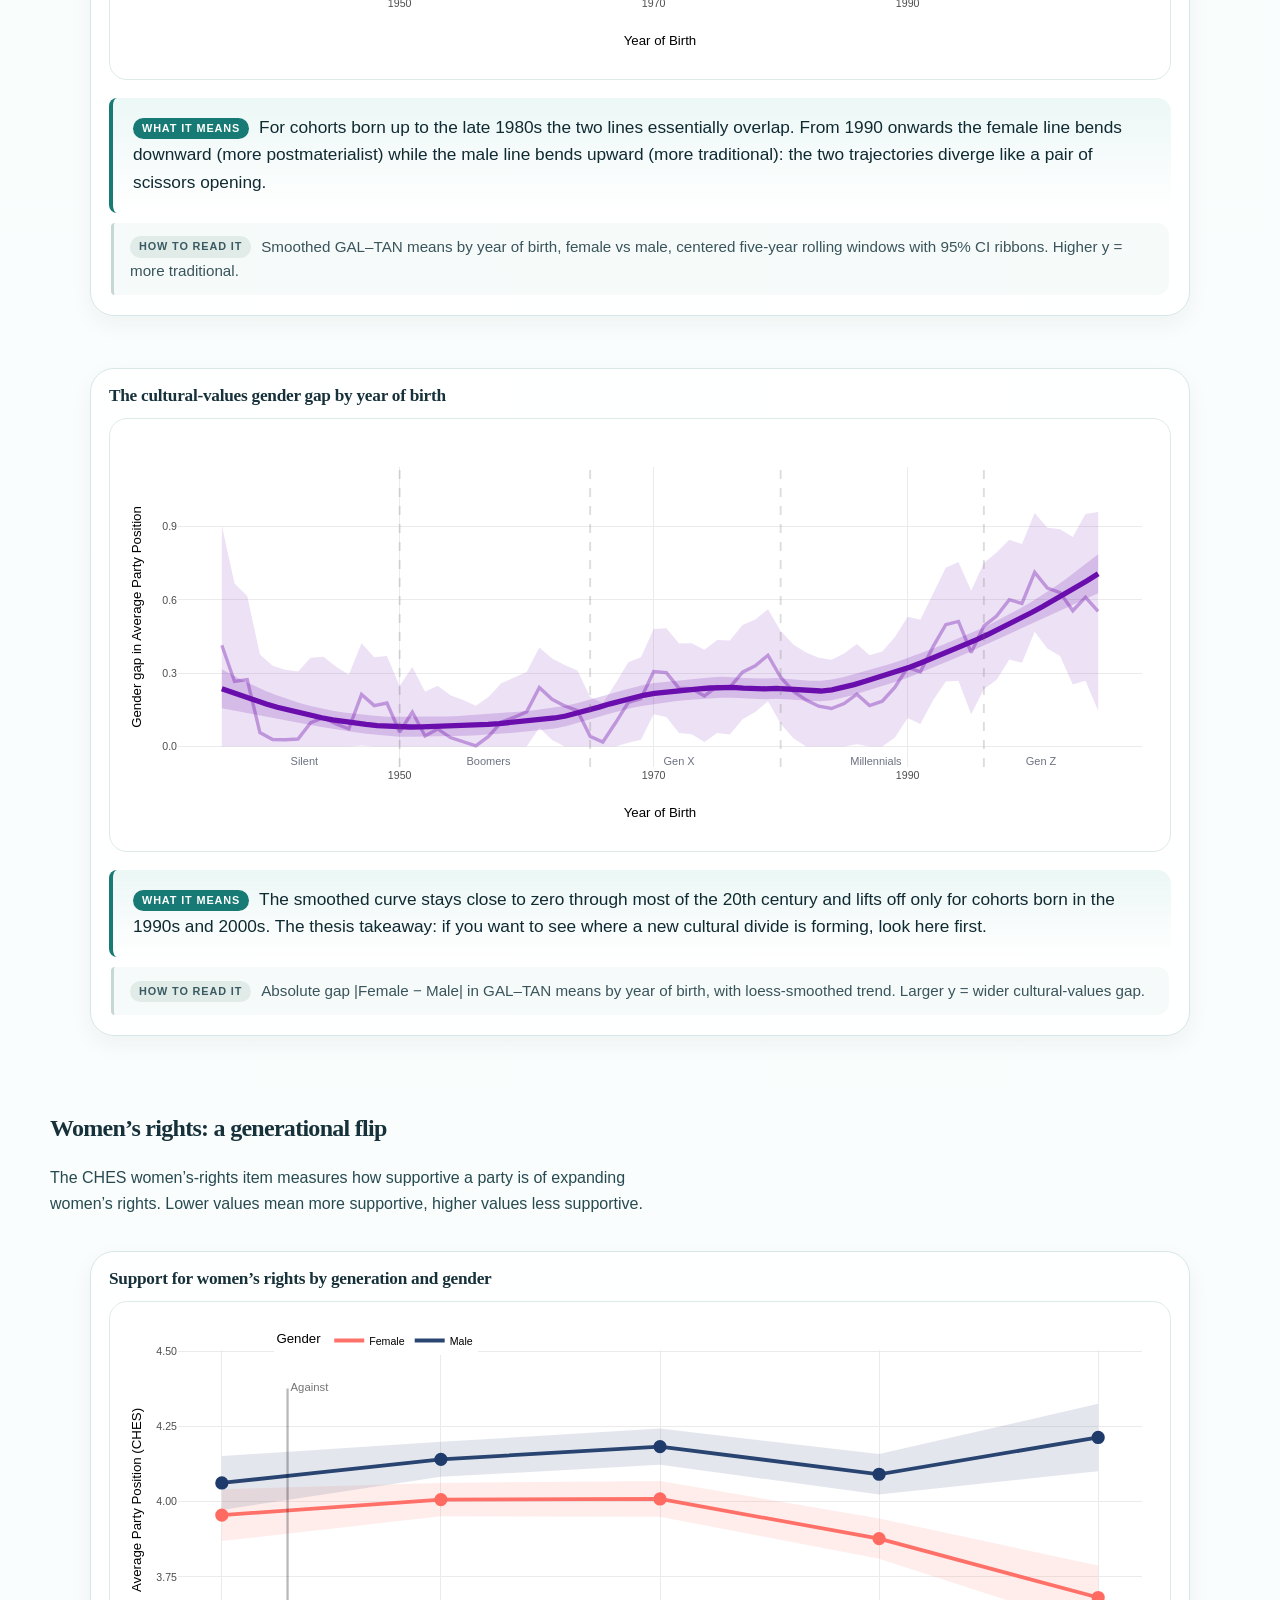
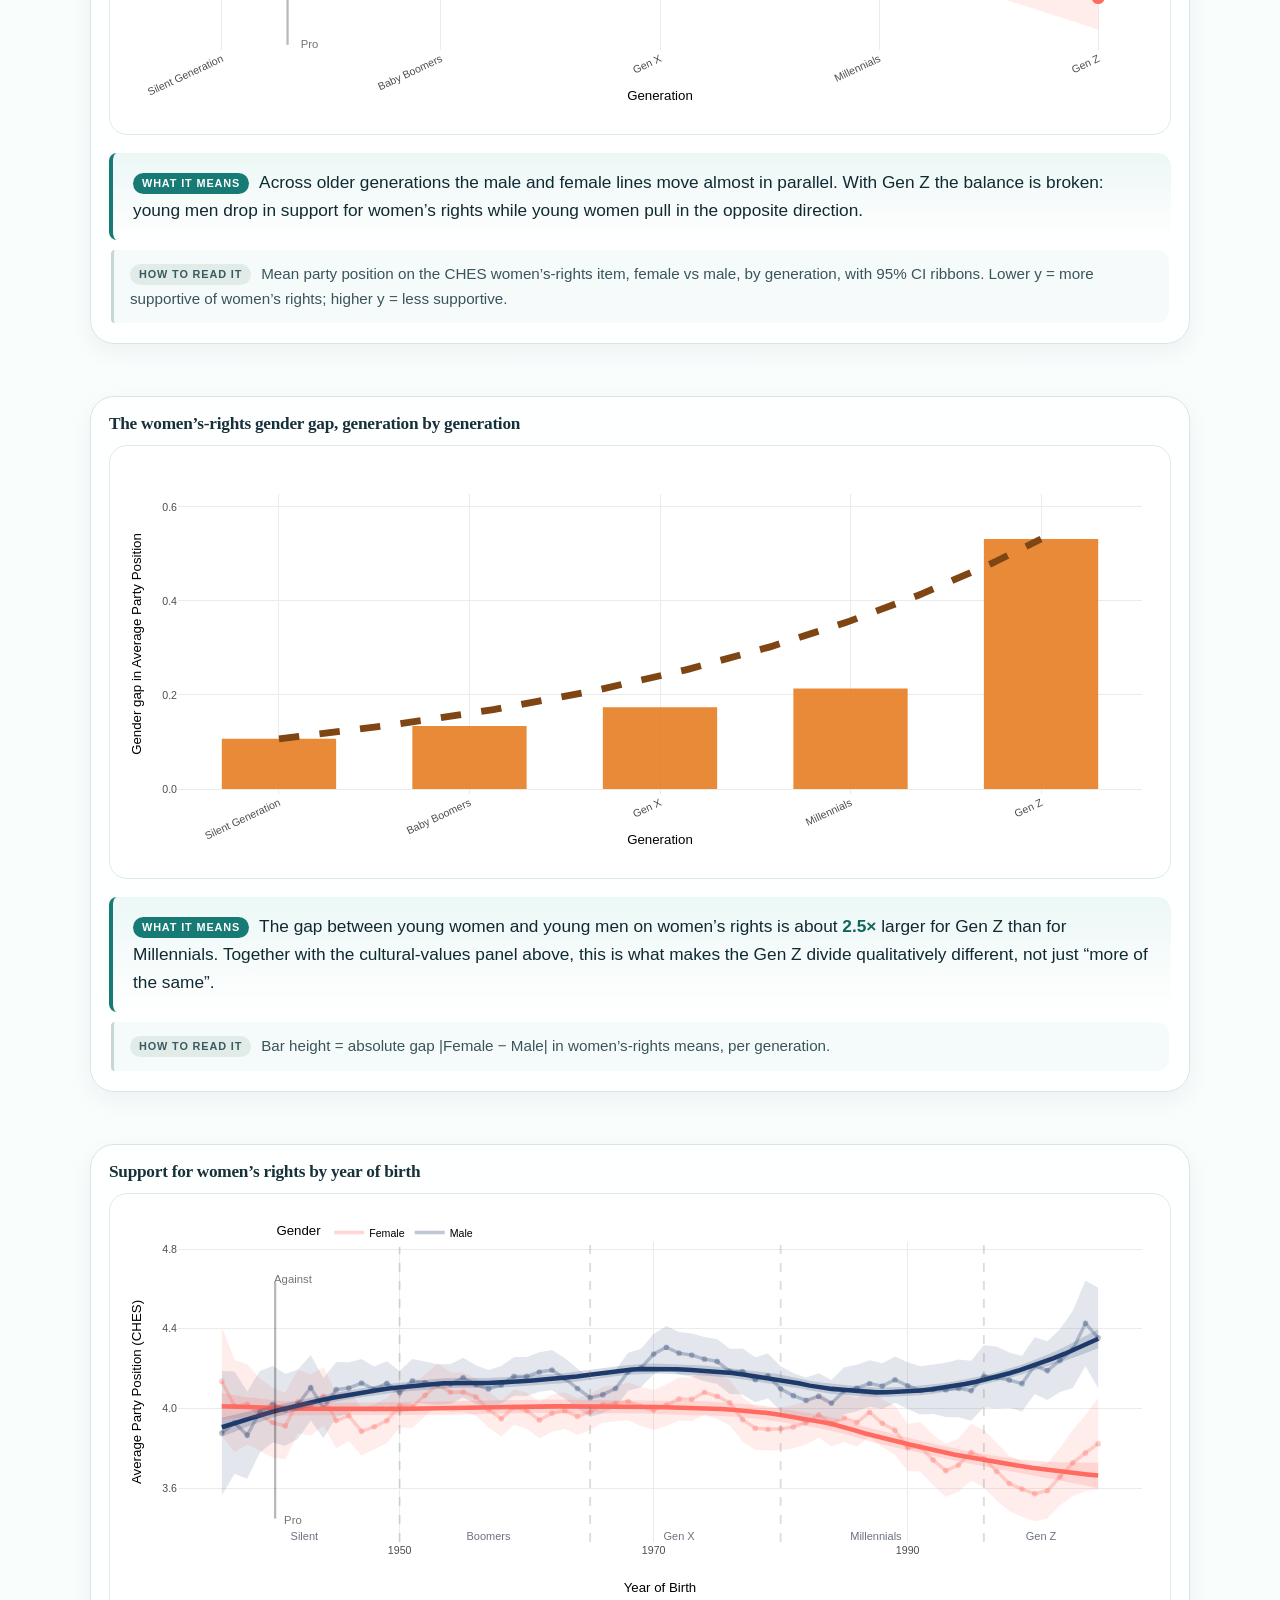
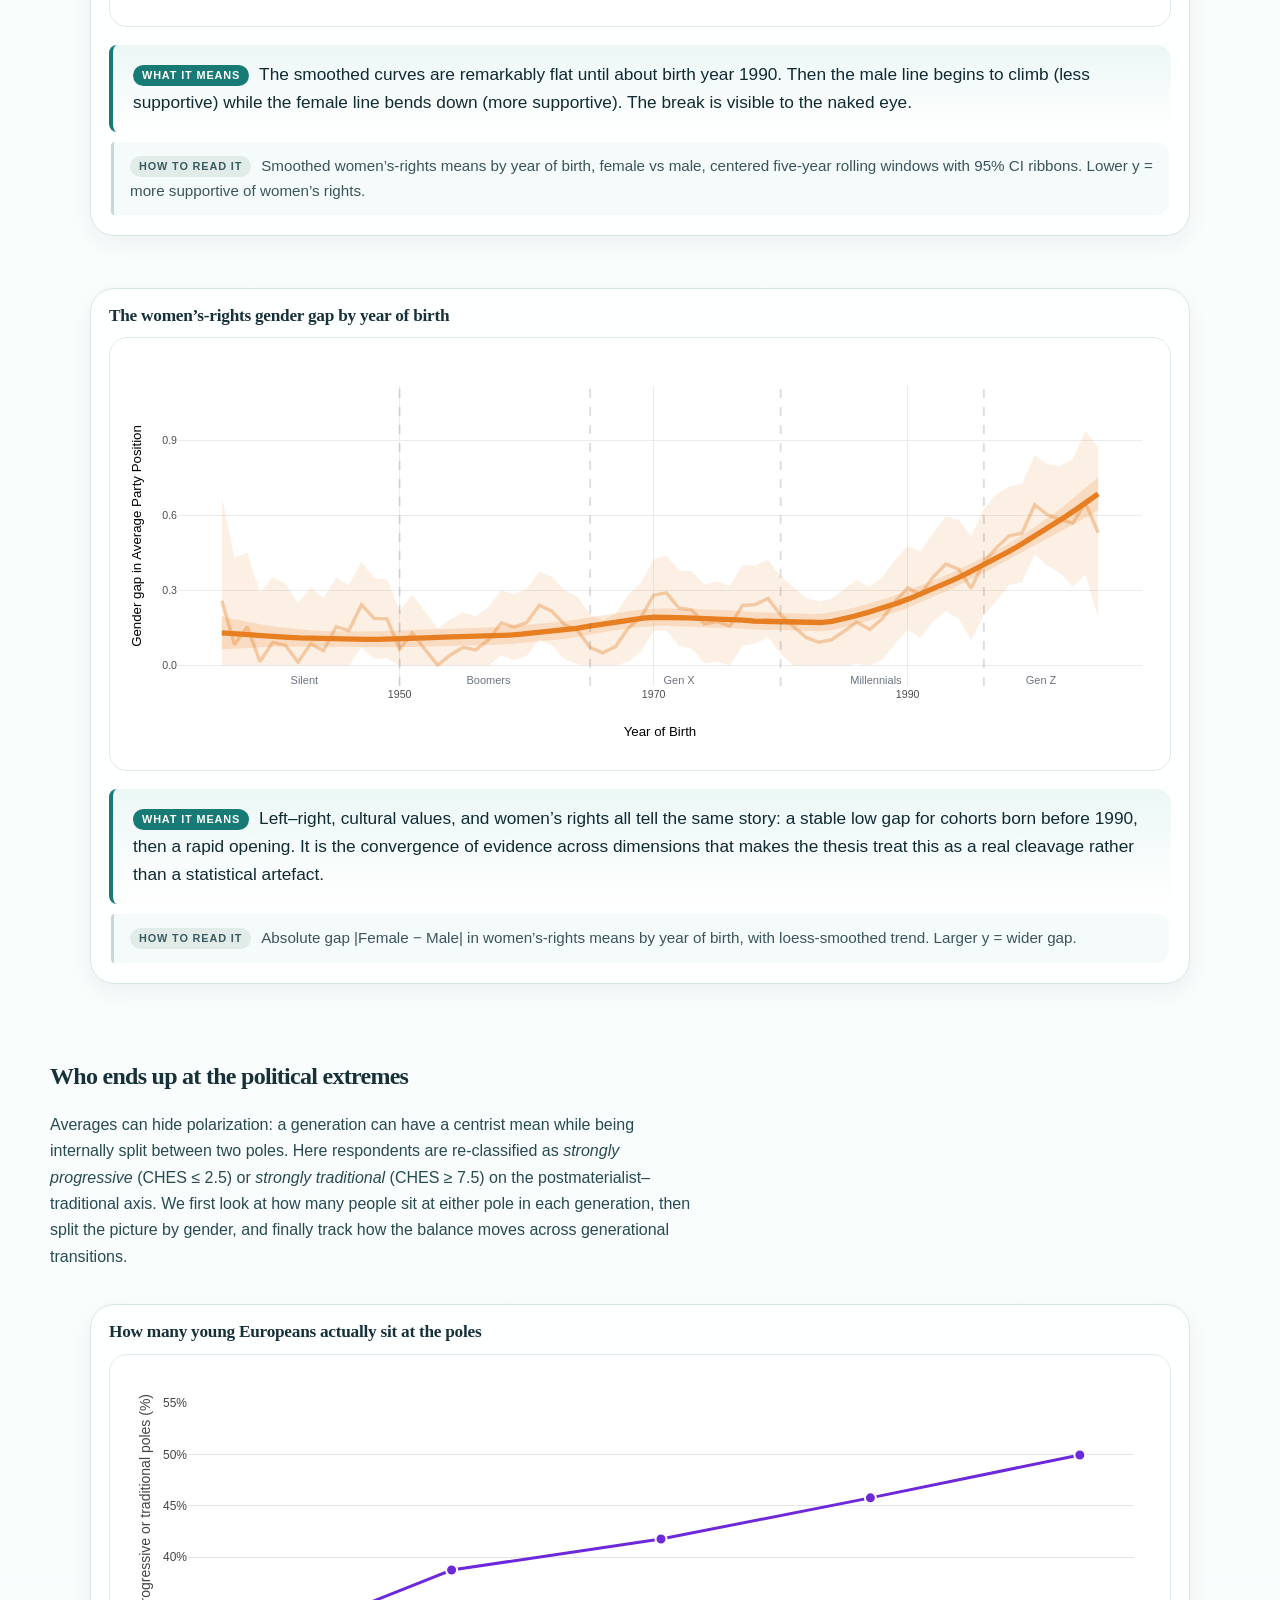
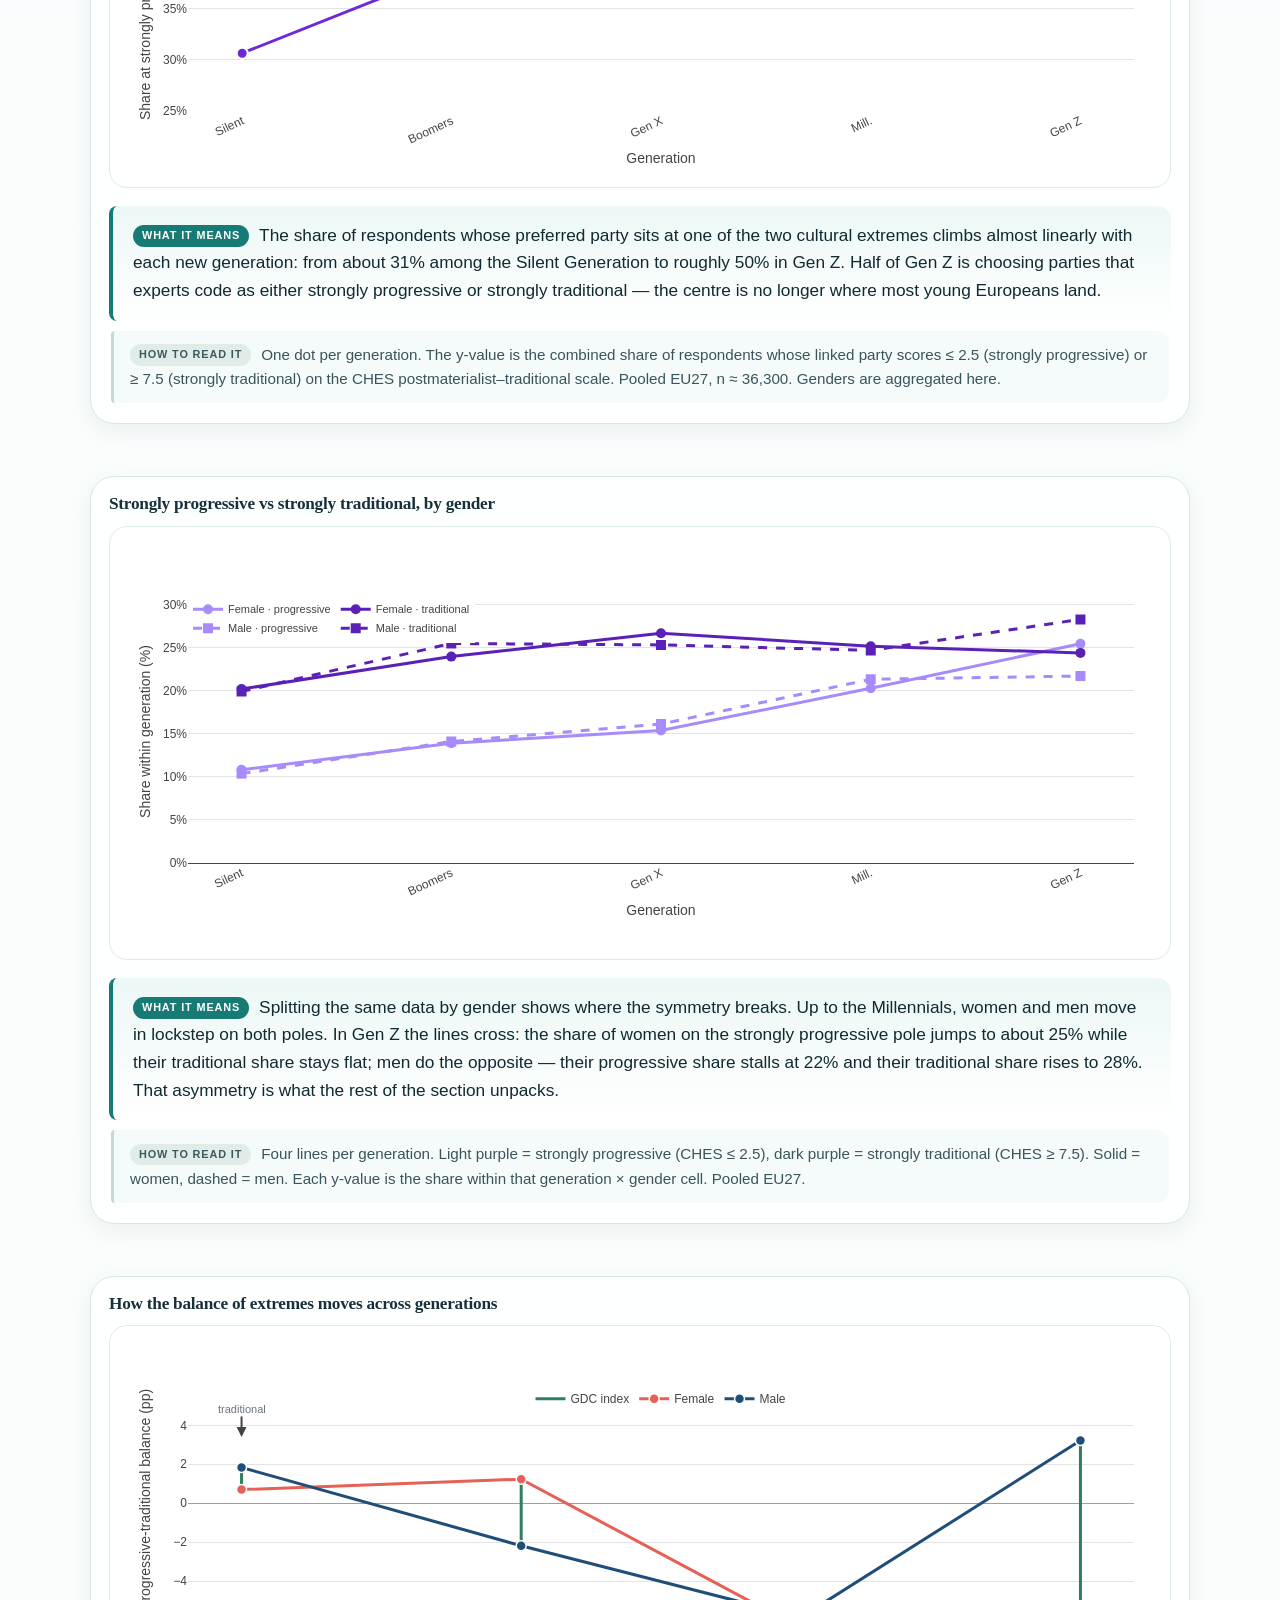
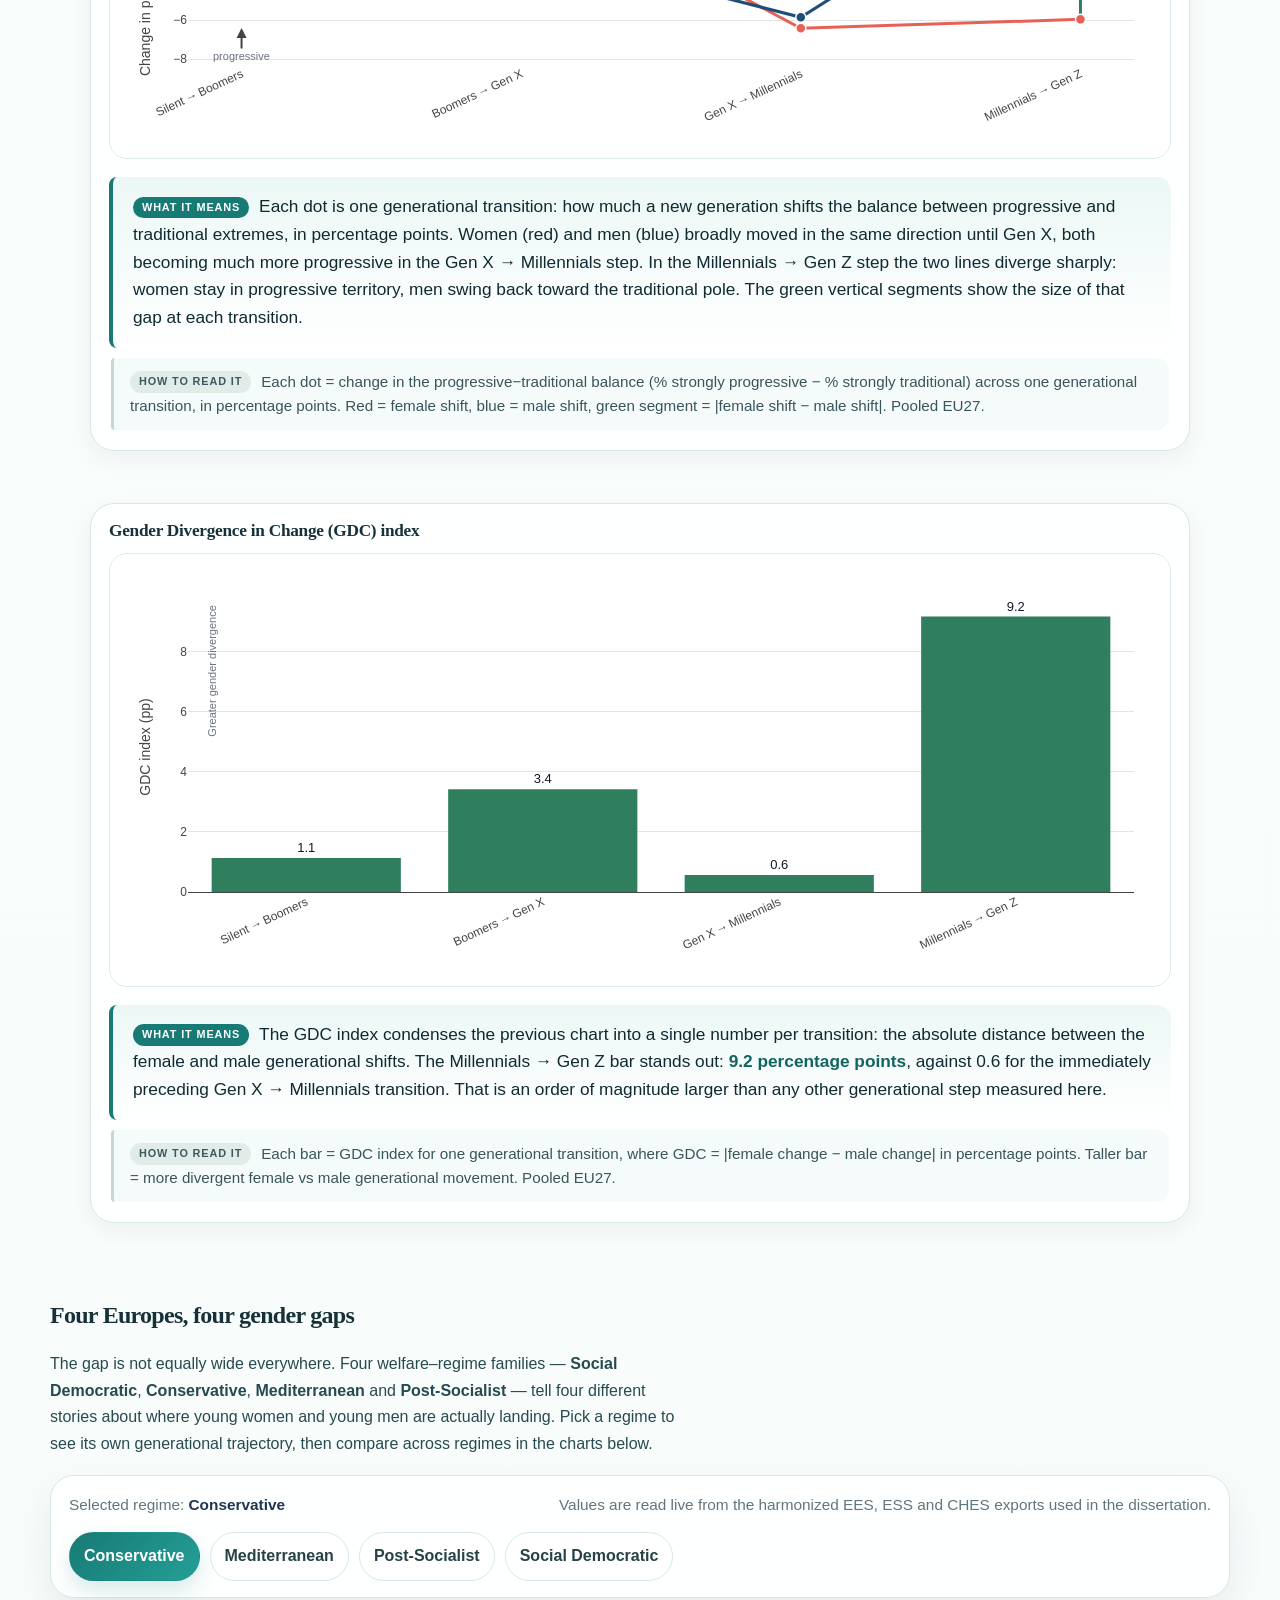
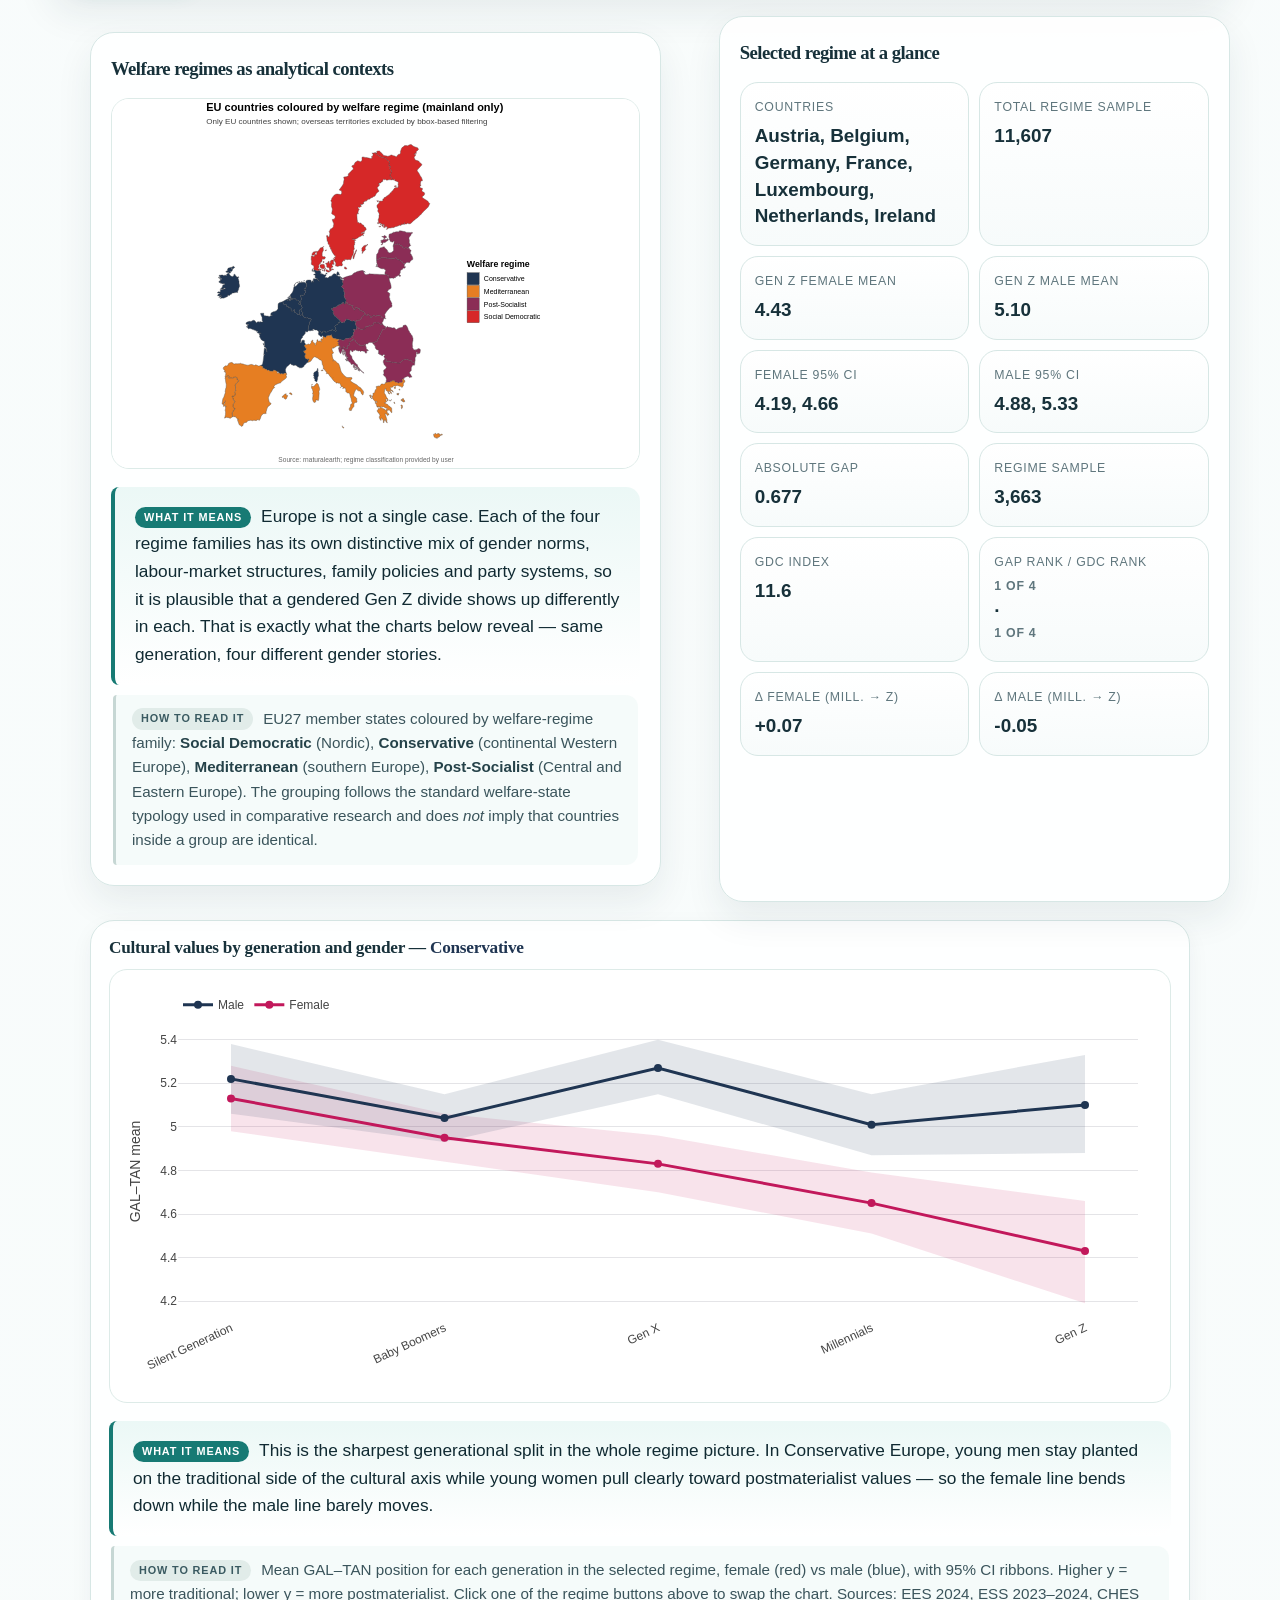
<file: index-en.html>
<!DOCTYPE html>
<html lang="en">
<head>
  <meta charset="UTF-8">
  <meta name="viewport" content="width=device-width, initial-scale=1.0">
  <title>Gen Z gender political polarization in the EU | Simone Ghezzi Colombo</title>
  <meta name="description" content="Research across all 27 EU countries: gender gaps in left-right positioning, cultural values and women&#x27;s rights. Interactive figures, ESS/EES/CHES sources, methods and thesis.">
  <meta name="theme-color" content="#177a74">
  <link rel="icon" href="favicon.svg?v=sgc2" type="image/svg+xml">
  <link rel="stylesheet" href="styles.css">




<!-- search-discovery:start -->
<link rel="canonical" href="https://simoneghezzicolombo.github.io/genz-gender-political-polarization/index-en.html">
<meta name="robots" content="index,follow,max-image-preview:large">
<meta name="author" content="Simone Ghezzi Colombo">
<meta property="og:type" content="website">
<meta property="og:site_name" content="Gen Z Gender Political Polarization">
<meta property="og:title" content="Gen Z gender political polarization in the EU | Simone Ghezzi Colombo">
<meta property="og:description" content="Research across all 27 EU countries: gender gaps in left-right positioning, cultural values and women&#x27;s rights. Interactive figures, ESS/EES/CHES sources, methods and thesis.">
<meta property="og:url" content="https://simoneghezzicolombo.github.io/genz-gender-political-polarization/index-en.html">
<meta property="og:image" content="https://simoneghezzicolombo.github.io/genz-gender-political-polarization/social-preview.png">
<meta property="og:image:alt" content="Gen Z Gender Political Polarization">
<meta property="og:locale" content="en_GB">
<meta name="twitter:card" content="summary_large_image">
<meta name="twitter:title" content="Gen Z gender political polarization in the EU | Simone Ghezzi Colombo">
<meta name="twitter:description" content="Research across all 27 EU countries: gender gaps in left-right positioning, cultural values and women&#x27;s rights. Interactive figures, ESS/EES/CHES sources, methods and thesis.">
<meta name="twitter:image" content="https://simoneghezzicolombo.github.io/genz-gender-political-polarization/social-preview.png">
<link rel="alternate" hreflang="it" href="https://simoneghezzicolombo.github.io/genz-gender-political-polarization/">
<link rel="alternate" hreflang="en" href="https://simoneghezzicolombo.github.io/genz-gender-political-polarization/index-en.html">
<link rel="alternate" hreflang="x-default" href="https://simoneghezzicolombo.github.io/genz-gender-political-polarization/">
<script id="search-locale-metadata" type="application/json">{"it": {"title": "Polarizzazione politica di genere nella Gen Z europea | Simone Ghezzi Colombo", "description": "Ricerca sui giovani nei 27 Paesi UE: divari di genere su sinistra-destra, valori e diritti delle donne. Grafici interattivi, fonti ESS/EES/CHES, metodo e tesi."}, "en": {"title": "Gen Z gender political polarization in the EU | Simone Ghezzi Colombo", "description": "Research across all 27 EU countries: gender gaps in left-right positioning, cultural values and women's rights. Interactive figures, ESS/EES/CHES sources, methods and thesis."}}</script>
<link rel="alternate" type="application/rss+xml" title="Gen Z Gender Political Polarization" href="https://simoneghezzicolombo.github.io/genz-gender-political-polarization/feed.xml">
<link rel="sitemap" type="application/xml" href="https://simoneghezzicolombo.github.io/genz-gender-political-polarization/sitemap.xml">
<script type="application/ld+json">{"@context": "https://schema.org", "@graph": [{"@type": "WebSite", "@id": "https://simoneghezzicolombo.github.io/genz-gender-political-polarization/#website", "url": "https://simoneghezzicolombo.github.io/genz-gender-political-polarization/", "name": "Gen Z Gender Political Polarization", "description": "Studio di Simone Ghezzi Colombo sulla polarizzazione politica di genere tra i giovani nei 27 Paesi dell'Unione europea, con dati ESS, EES e CHES.", "inLanguage": ["it", "en"], "creator": {"@id": "https://simoneghezzicolombo.github.io/#person"}}, {"@type": "WebPage", "@id": "https://simoneghezzicolombo.github.io/genz-gender-political-polarization/index-en.html#webpage", "url": "https://simoneghezzicolombo.github.io/genz-gender-political-polarization/index-en.html", "name": "Gen Z gender political polarization in the EU | Simone Ghezzi Colombo", "description": "Research across all 27 EU countries: gender gaps in left-right positioning, cultural values and women's rights. Interactive figures, ESS/EES/CHES sources, methods and thesis.", "inLanguage": "en", "isPartOf": {"@id": "https://simoneghezzicolombo.github.io/genz-gender-political-polarization/#website"}, "author": {"@id": "https://simoneghezzicolombo.github.io/#person"}, "mainEntity": {"@id": "https://simoneghezzicolombo.github.io/genz-gender-political-polarization/index-en.html#dataset"}}, {"@type": "Person", "@id": "https://simoneghezzicolombo.github.io/#person", "name": "Simone Ghezzi Colombo", "url": "https://simoneghezzicolombo.github.io/"}, {"@type": "Dataset", "@id": "https://simoneghezzicolombo.github.io/genz-gender-political-polarization/index-en.html#dataset", "url": "https://simoneghezzicolombo.github.io/genz-gender-political-polarization/index-en.html", "name": "Gen Z gender political polarization in the EU | Simone Ghezzi Colombo", "description": "Research across all 27 EU countries: gender gaps in left-right positioning, cultural values and women's rights. Interactive figures, ESS/EES/CHES sources, methods and thesis.", "creator": {"@id": "https://simoneghezzicolombo.github.io/#person"}, "temporalCoverage": "2023/2024", "spatialCoverage": {"@type": "Place", "name": "European Union, 27 member states"}, "variableMeasured": ["Supported-party left-right position", "Supported-party cultural position", "Supported-party position on women's rights"], "isBasedOn": ["https://www.europeansocialsurvey.org/", "https://europeanelectionstudies.net/", "https://www.chesdata.eu/"]}]}</script>
<!-- search-discovery:end -->
</head>
<body>
  <header class="topbar">
    <div class="shell nav">
      <a class="brand" href="#top">Gen Z Gender Political Polarization</a>
      <nav class="navlinks" aria-label="Primary">
        <a href="#left-right">Left &amp; right</a>
        <a href="#values">Values</a>
        <a href="#women">Women’s rights</a>
        <a href="#extremes">Extremes</a>
        <a href="#regimes">Four Europes</a>
        <a href="#predictors">What explains it</a>
        <a href="#references">References</a>
        <a href="thesis.pdf" target="_blank" rel="noreferrer">Full thesis PDF</a>
        <a href="https://github.com/simoneghezzicolombo/genz-gender-political-polarization" target="_blank" rel="noreferrer">GitHub repository</a>
      </nav>
      <div class="language-toggle" aria-label="Language">
        <a href="./" data-lang-toggle="it" lang="it">IT</a>
        <a href="index-en.html" data-lang-toggle="en" lang="en" aria-current="page">EN</a>
      </div>
    </div>
  </header>

  <main class="shell" id="top">
    <section class="hero">
      <div>
        <div class="eyebrow">Public research companion</div>
        <h1>How gendered political polarization looks inside Europe’s Gen Z</h1>
        <p class="subtitle">
          A public, English-language companion to my master’s thesis on the new cultural divide between young women and young men across the EU27.
        </p>
        <p class="hero-copy">
          Every chart below is an interactive version of a thesis figure: hover to read exact values and 95% confidence intervals, click a legend entry to hide a series, or use the mode bar to zoom and download a PNG.
        </p>
        <div class="actions">
          <a class="btn primary" href="#values">Start with the key finding</a>
          <a class="btn" href="thesis.pdf" target="_blank" rel="noreferrer">Read the full thesis</a>
          <a class="btn" href="https://github.com/simoneghezzicolombo/genz-gender-political-polarization" target="_blank" rel="noreferrer">Open GitHub repo</a>
        </div>
      </div>

      <aside class="card">
        <div class="eyebrow">The main claim</div>
        <p>
          The strongest gendered political divergence inside Gen Z is not captured best by a broad left–right label, but by a cultural axis centered on postmaterialist versus traditional values.
        </p>
        <p>
          The gap is not only about whether young women and young men end up in different ideological places. It is also about whether their generational trajectories move <em>apart</em>, and where in Europe that separation becomes most visible.
        </p>
      </aside>
    </section>

    <section id="left-right">
      <div class="section-head">
        <h2>Where young Europeans stand on left and right</h2>
      </div>
      <p class="section-intro">
        The classic political axis. For each generation, the average party position of respondents (female vs male) on the CHES left–right scale, where higher values mean placement toward the right. This is the dimension most often discussed when people talk about “young men turning conservative”.
      </p>

      <div class="chart-stack">
        <figure class="figure-card chart-card">
          <h3>Left–Right ideology by generation and gender</h3>
          <div class="figure-frame plot-frame" data-interactive data-src="data/interactive/phase1/fig06_lr_by_generation_gender.json">
            <div class="plot-target" role="img" aria-label="Left-right ideology by generation and gender, EU 2024"></div>
            <div class="plot-status">Preparing interactive chart…</div>
          </div>
          <p class="chart-lede"><span class="chart-label">What it means</span>For the Silent Generation and Baby Boomers the two gender lines are almost on top of each other. Starting with Gen X and even more with Millennials they begin to separate, and with Gen Z the gap widens sharply: young women drift to the left while young men remain noticeably to the right.</p>
          <p class="chart-howto"><span class="chart-label">How to read it</span>Mean CHES left–right position, Female (red) vs Male (blue), by generation, with 95% CI ribbons. Pooled EU27, n = 36,082. Higher y = right, lower y = left.</p>
        </figure>

        <figure class="figure-card chart-card">
          <h3>The left–right gender gap, generation by generation</h3>
          <div class="figure-frame plot-frame" data-interactive data-src="data/interactive/phase1/fig07_gap_lr_by_generation.json">
            <div class="plot-target" role="img" aria-label="Absolute gender gap in left-right ideology by generation, EU 2024"></div>
            <div class="plot-status">Preparing interactive chart…</div>
          </div>
          <p class="chart-lede"><span class="chart-label">What it means</span>The Gen Z bar is about <strong>1.8× the Millennial one</strong>. A left–right gap has always existed, but it has become clearly larger with the youngest cohort rather than stabilising.</p>
          <p class="chart-howto"><span class="chart-label">How to read it</span>Bar height = absolute gap |Female − Male| in mean left–right position, per generation. The dashed line is an anchored exponential fit, for visual guidance only.</p>
        </figure>

        <figure class="figure-card chart-card">
          <h3>Left–right ideology by year of birth</h3>
          <div class="figure-frame plot-frame" data-interactive data-src="data/interactive/phase1/fig12_lr_by_year_gender.json">
            <div class="plot-target" role="img" aria-label="Left-right ideology by year of birth and gender, EU 2024"></div>
            <div class="plot-status">Preparing interactive chart…</div>
          </div>
          <p class="chart-lede"><span class="chart-label">What it means</span>The same picture at higher resolution: the two lines move together for respondents born before the late 1980s, then split after about 1990. That is the point the thesis identifies as the emergence of a <em>modern</em> gender gap, following Inglehart &amp; Norris (2000) and Giger (2009).</p>
          <p class="chart-howto"><span class="chart-label">How to read it</span>Smoothed mean left–right position by year of birth, female vs male, with centered five-year rolling windows and 95% CI ribbons. Higher y = right.</p>
        </figure>

        <figure class="figure-card chart-card">
          <h3>The left–right gender gap by year of birth</h3>
          <div class="figure-frame plot-frame" data-interactive data-src="data/interactive/phase1/fig13_gap_lr_by_year.json">
            <div class="plot-target" role="img" aria-label="Absolute gender gap in left-right ideology by year of birth, EU 2024"></div>
            <div class="plot-status">Preparing interactive chart…</div>
          </div>
          <p class="chart-lede"><span class="chart-label">What it means</span>From the 1950s cohorts to the late 1980s the gap stays under about 0.3 points — a period Giger calls “gender dealignment”. From roughly 1990 onwards the curve bends upward: this is the signature of the modern gender gap.</p>
          <p class="chart-howto"><span class="chart-label">How to read it</span>Absolute gap |Female − Male| in mean left–right position by year of birth, with loess-smoothed trend. Larger y = wider gap.</p>
        </figure>
      </div>
    </section>

    <section id="values">
      <div class="section-head">
        <h2>The real fault line: postmaterialist vs traditional values</h2>
      </div>
      <p class="section-intro">
        The thesis argues that the sharpest gendered divide inside Gen Z is <em>not</em> on left–right, but on the cultural axis that runs from postmaterialist values (environment, minority rights, civil liberties) to traditional values (order, authority, traditional morality). Here higher values mean more traditional, lower values more postmaterialist.
      </p>

      <div class="chart-stack">
        <figure class="figure-card chart-card">
          <h3>Postmaterialist–Traditional values by generation and gender</h3>
          <div class="figure-frame plot-frame" data-interactive data-src="data/interactive/phase1/fig10_galtan_by_generation_gender.json">
            <div class="plot-target" role="img" aria-label="Postmaterialist-traditional values by generation and gender, EU 2024"></div>
            <div class="plot-status">Preparing interactive chart…</div>
          </div>
          <p class="chart-lede"><span class="chart-label">What it means</span>Two trajectories moving in opposite directions. Women become progressively more postmaterialist as we move from older to younger generations: Gen Z women are more progressive than Millennial women, who are in turn more progressive than Gen X women. Men do not follow the same path: Gen Z men reverse the previous male trend and swing back toward the traditional pole. This is what the thesis calls the “flip” that produces a cultural divide rather than a simple generational shift.</p>
          <p class="chart-howto"><span class="chart-label">How to read it</span>Mean CHES GAL–TAN position, Female (red) vs Male (blue), by generation, with 95% CI ribbons. Higher y = more traditional; lower y = more postmaterialist.</p>
        </figure>

        <figure class="figure-card chart-card">
          <h3>The cultural-values gender gap, generation by generation</h3>
          <div class="figure-frame plot-frame" data-interactive data-src="data/interactive/phase1/fig11_gap_galtan_by_generation.json">
            <div class="plot-target" role="img" aria-label="Absolute gender gap in postmaterialist-traditional values by generation, EU 2024"></div>
            <div class="plot-status">Preparing interactive chart…</div>
          </div>
          <p class="chart-lede"><span class="chart-label">What it means</span>This is where the divide is largest. The Gen Z bar is about <strong>2.1× the Millennial one</strong>, roughly three times the Gen X gap, and more than five times the Baby Boomer gap. Across the three dimensions examined in the thesis, the cultural axis is where the generational growth of the gender gap is most striking.</p>
          <p class="chart-howto"><span class="chart-label">How to read it</span>Bar height = absolute gap |Female − Male| in GAL–TAN means, per generation.</p>
        </figure>

        <figure class="figure-card chart-card">
          <h3>Cultural values by year of birth</h3>
          <div class="figure-frame plot-frame" data-interactive data-src="data/interactive/phase1/fig14_galtan_by_year_gender.json">
            <div class="plot-target" role="img" aria-label="Postmaterialist-traditional values by year of birth and gender, EU 2024"></div>
            <div class="plot-status">Preparing interactive chart…</div>
          </div>
          <p class="chart-lede"><span class="chart-label">What it means</span>For cohorts born up to the late 1980s the two lines essentially overlap. From 1990 onwards the female line bends downward (more postmaterialist) while the male line bends upward (more traditional): the two trajectories diverge like a pair of scissors opening.</p>
          <p class="chart-howto"><span class="chart-label">How to read it</span>Smoothed GAL–TAN means by year of birth, female vs male, centered five-year rolling windows with 95% CI ribbons. Higher y = more traditional.</p>
        </figure>

        <figure class="figure-card chart-card">
          <h3>The cultural-values gender gap by year of birth</h3>
          <div class="figure-frame plot-frame" data-interactive data-src="data/interactive/phase1/fig15_gap_galtan_by_year.json">
            <div class="plot-target" role="img" aria-label="Absolute gender gap in postmaterialist-traditional values by year of birth, EU 2024"></div>
            <div class="plot-status">Preparing interactive chart…</div>
          </div>
          <p class="chart-lede"><span class="chart-label">What it means</span>The smoothed curve stays close to zero through most of the 20th century and lifts off only for cohorts born in the 1990s and 2000s. The thesis takeaway: if you want to see where a new cultural divide is forming, look here first.</p>
          <p class="chart-howto"><span class="chart-label">How to read it</span>Absolute gap |Female − Male| in GAL–TAN means by year of birth, with loess-smoothed trend. Larger y = wider cultural-values gap.</p>
        </figure>
      </div>
    </section>

    <section id="women">
      <div class="section-head">
        <h2>Women’s rights: a generational flip</h2>
      </div>
      <p class="section-intro">
        The CHES women’s-rights item measures how supportive a party is of expanding women’s rights. Lower values mean more supportive, higher values less supportive.
      </p>

      <div class="chart-stack">
        <figure class="figure-card chart-card">
          <h3>Support for women’s rights by generation and gender</h3>
          <div class="figure-frame plot-frame" data-interactive data-src="data/interactive/phase1/fig08_wr_by_generation_gender.json">
            <div class="plot-target" role="img" aria-label="Support for women&#x27;s rights by generation and gender, EU 2024"></div>
            <div class="plot-status">Preparing interactive chart…</div>
          </div>
          <p class="chart-lede"><span class="chart-label">What it means</span>Across older generations the male and female lines move almost in parallel. With Gen Z the balance is broken: young men drop in support for women’s rights while young women pull in the opposite direction.</p>
          <p class="chart-howto"><span class="chart-label">How to read it</span>Mean party position on the CHES women’s-rights item, female vs male, by generation, with 95% CI ribbons. Lower y = more supportive of women’s rights; higher y = less supportive.</p>
        </figure>

        <figure class="figure-card chart-card">
          <h3>The women’s-rights gender gap, generation by generation</h3>
          <div class="figure-frame plot-frame" data-interactive data-src="data/interactive/phase1/fig09_gap_wr_by_generation.json">
            <div class="plot-target" role="img" aria-label="Absolute gender gap in support for women&#x27;s rights by generation, EU 2024"></div>
            <div class="plot-status">Preparing interactive chart…</div>
          </div>
          <p class="chart-lede"><span class="chart-label">What it means</span>The gap between young women and young men on women’s rights is about <strong>2.5×</strong> larger for Gen Z than for Millennials. Together with the cultural-values panel above, this is what makes the Gen Z divide qualitatively different, not just “more of the same”.</p>
          <p class="chart-howto"><span class="chart-label">How to read it</span>Bar height = absolute gap |Female − Male| in women’s-rights means, per generation.</p>
        </figure>

        <figure class="figure-card chart-card">
          <h3>Support for women’s rights by year of birth</h3>
          <div class="figure-frame plot-frame" data-interactive data-src="data/interactive/phase1/fig16_wr_by_year_gender.json">
            <div class="plot-target" role="img" aria-label="Support for women&#x27;s rights by year of birth and gender, EU 2024"></div>
            <div class="plot-status">Preparing interactive chart…</div>
          </div>
          <p class="chart-lede"><span class="chart-label">What it means</span>The smoothed curves are remarkably flat until about birth year 1990. Then the male line begins to climb (less supportive) while the female line bends down (more supportive). The break is visible to the naked eye.</p>
          <p class="chart-howto"><span class="chart-label">How to read it</span>Smoothed women’s-rights means by year of birth, female vs male, centered five-year rolling windows with 95% CI ribbons. Lower y = more supportive of women’s rights.</p>
        </figure>

        <figure class="figure-card chart-card">
          <h3>The women’s-rights gender gap by year of birth</h3>
          <div class="figure-frame plot-frame" data-interactive data-src="data/interactive/phase1/fig17_gap_wr_by_year.json">
            <div class="plot-target" role="img" aria-label="Absolute gender gap in support for women&#x27;s rights by year of birth, EU 2024"></div>
            <div class="plot-status">Preparing interactive chart…</div>
          </div>
          <p class="chart-lede"><span class="chart-label">What it means</span>Left–right, cultural values, and women’s rights all tell the same story: a stable low gap for cohorts born before 1990, then a rapid opening. It is the convergence of evidence across dimensions that makes the thesis treat this as a real cleavage rather than a statistical artefact.</p>
          <p class="chart-howto"><span class="chart-label">How to read it</span>Absolute gap |Female − Male| in women’s-rights means by year of birth, with loess-smoothed trend. Larger y = wider gap.</p>
        </figure>
      </div>
    </section>

    <section id="extremes">
      <div class="section-head">
        <h2>Who ends up at the political extremes</h2>
      </div>
      <p class="section-intro">
        Averages can hide polarization: a generation can have a centrist mean while being internally split between two poles. Here respondents are re-classified as <em>strongly progressive</em> (CHES ≤ 2.5) or <em>strongly traditional</em> (CHES ≥ 7.5) on the postmaterialist–traditional axis. We first look at how many people sit at either pole in each generation, then split the picture by gender, and finally track how the balance moves across generational transitions.
      </p>

      <div class="chart-stack">
        <figure class="figure-card chart-card">
          <h3>How many young Europeans actually sit at the poles</h3>
          <div class="figure-frame plot-frame" data-interactive data-src="data/interactive/phase2/fig18_combined_extremes_by_generation.json">
            <div class="plot-target" role="img" aria-label="Combined share of strongly progressive or strongly traditional respondents by generation, EU 2024"></div>
            <div class="plot-status">Preparing interactive chart…</div>
          </div>
          <p class="chart-lede"><span class="chart-label">What it means</span>The share of respondents whose preferred party sits at one of the two cultural extremes climbs almost linearly with each new generation: from about 31% among the Silent Generation to roughly 50% in Gen Z. Half of Gen Z is choosing parties that experts code as either strongly progressive or strongly traditional — the centre is no longer where most young Europeans land.</p>
          <p class="chart-howto"><span class="chart-label">How to read it</span>One dot per generation. The y-value is the combined share of respondents whose linked party scores ≤ 2.5 (strongly progressive) or ≥ 7.5 (strongly traditional) on the CHES postmaterialist–traditional scale. Pooled EU27, n ≈ 36,300. Genders are aggregated here.</p>
        </figure>

        <figure class="figure-card chart-card">
          <h3>Strongly progressive vs strongly traditional, by gender</h3>
          <div class="figure-frame plot-frame" data-interactive data-src="data/interactive/phase2/fig19_extremes_by_gender_generation.json">
            <div class="plot-target" role="img" aria-label="Share of strongly progressive vs strongly traditional respondents by gender and generation, EU 2024"></div>
            <div class="plot-status">Preparing interactive chart…</div>
          </div>
          <p class="chart-lede"><span class="chart-label">What it means</span>Splitting the same data by gender shows where the symmetry breaks. Up to the Millennials, women and men move in lockstep on both poles. In Gen Z the lines cross: the share of women on the strongly progressive pole jumps to about 25% while their traditional share stays flat; men do the opposite — their progressive share stalls at 22% and their traditional share rises to 28%. That asymmetry is what the rest of the section unpacks.</p>
          <p class="chart-howto"><span class="chart-label">How to read it</span>Four lines per generation. Light purple = strongly progressive (CHES ≤ 2.5), dark purple = strongly traditional (CHES ≥ 7.5). Solid = women, dashed = men. Each y-value is the share within that generation × gender cell. Pooled EU27.</p>
        </figure>

        <figure class="figure-card chart-card">
          <h3>How the balance of extremes moves across generations</h3>
          <div class="figure-frame plot-frame" data-interactive data-src="data/interactive/phase2/fig_f1_transitions_by_gender.json">
            <div class="plot-target" role="img" aria-label="Change in progressive vs traditional balance across generational transitions, by gender"></div>
            <div class="plot-status">Preparing interactive chart…</div>
          </div>
          <p class="chart-lede"><span class="chart-label">What it means</span>Each dot is one generational transition: how much a new generation shifts the balance between progressive and traditional extremes, in percentage points. Women (red) and men (blue) broadly moved in the same direction until Gen X, both becoming much more progressive in the Gen X → Millennials step. In the Millennials → Gen Z step the two lines diverge sharply: women stay in progressive territory, men swing back toward the traditional pole. The green vertical segments show the size of that gap at each transition.</p>
          <p class="chart-howto"><span class="chart-label">How to read it</span>Each dot = change in the progressive−traditional balance (% strongly progressive − % strongly traditional) across one generational transition, in percentage points. Red = female shift, blue = male shift, green segment = |female shift − male shift|. Pooled EU27.</p>
        </figure>

        <figure class="figure-card chart-card">
          <h3>Gender Divergence in Change (GDC) index</h3>
          <div class="figure-frame plot-frame" data-interactive data-src="data/interactive/phase2/fig_f2_gdc_index_transitions.json">
            <div class="plot-target" role="img" aria-label="GDC index across generational transitions, bar chart"></div>
            <div class="plot-status">Preparing interactive chart…</div>
          </div>
          <p class="chart-lede"><span class="chart-label">What it means</span>The GDC index condenses the previous chart into a single number per transition: the absolute distance between the female and male generational shifts. The Millennials → Gen Z bar stands out: <strong>9.2 percentage points</strong>, against 0.6 for the immediately preceding Gen X → Millennials transition. That is an order of magnitude larger than any other generational step measured here.</p>
          <p class="chart-howto"><span class="chart-label">How to read it</span>Each bar = GDC index for one generational transition, where GDC = |female change − male change| in percentage points. Taller bar = more divergent female vs male generational movement. Pooled EU27.</p>
        </figure>
      </div>
    </section>

    <section id="regimes">
      <div class="section-head">
        <h2>Four Europes, four gender gaps</h2>
      </div>
      <p class="section-intro">
        The gap is not equally wide everywhere. Four welfare–regime families — <strong>Social Democratic</strong>, <strong>Conservative</strong>, <strong>Mediterranean</strong> and <strong>Post-Socialist</strong> — tell four different stories about where young women and young men are actually landing. Pick a regime to see its own generational trajectory, then compare across regimes in the charts below.
      </p>

      <div class="card regime-toolbar">
        <div class="toolbar-top">
          <div class="toolbar-copy">
            Selected regime:
            <strong data-selected-regime>Conservative</strong>
          </div>
          <div class="toolbar-copy" id="data-status">
            Values are read live from the harmonized EES, ESS and CHES exports used in the dissertation.
          </div>
        </div>
        <div class="regime-controls" data-regime-controls></div>
      </div>

      <div class="figure-grid" style="margin-top: 18px;">
        <figure class="figure-card">
          <h3>Welfare regimes as analytical contexts</h3>
          <div class="figure-frame" style="margin-top: 14px;">
            <img src="assets/maps/welfare_regimes_eu.svg" alt="EU member states grouped by welfare regime">
          </div>
          <p class="chart-lede"><span class="chart-label">What it means</span>Europe is not a single case. Each of the four regime families has its own distinctive mix of gender norms, labour-market structures, family policies and party systems, so it is plausible that a gendered Gen Z divide shows up differently in each. That is exactly what the charts below reveal — same generation, four different gender stories.</p>
          <p class="chart-howto"><span class="chart-label">How to read it</span>EU27 member states coloured by welfare-regime family: <strong>Social Democratic</strong> (Nordic), <strong>Conservative</strong> (continental Western Europe), <strong>Mediterranean</strong> (southern Europe), <strong>Post-Socialist</strong> (Central and Eastern Europe). The grouping follows the standard welfare-state typology used in comparative research and does <em>not</em> imply that countries inside a group are identical.</p>
        </figure>

        <aside class="figure-card">
          <h3>Selected regime at a glance</h3>
          <div class="metrics" style="margin-top: 14px;">
            <div class="metric"><span>Countries</span><strong id="country-list">-</strong></div>
            <div class="metric"><span>Total regime sample</span><strong id="regime-total-sample">-</strong></div>
            <div class="metric"><span>Gen Z female mean</span><strong id="female-mean">-</strong></div>
            <div class="metric"><span>Gen Z male mean</span><strong id="male-mean">-</strong></div>
            <div class="metric"><span>Female 95% CI</span><strong id="female-ci">-</strong></div>
            <div class="metric"><span>Male 95% CI</span><strong id="male-ci">-</strong></div>
            <div class="metric"><span>Absolute gap</span><strong id="gap-value">-</strong></div>
            <div class="metric"><span>Regime sample</span><strong id="genz-panel-sample">-</strong></div>
            <div class="metric"><span>GDC index</span><strong id="gdc-value">-</strong></div>
            <div class="metric"><span>Gap rank / GDC rank</span><strong><span id="gap-rank">-</span> · <span id="gdc-rank">-</span></strong></div>
            <div class="metric"><span>Δ Female (Mill. → Z)</span><strong id="delta-f">-</strong></div>
            <div class="metric"><span>Δ Male (Mill. → Z)</span><strong id="delta-m">-</strong></div>
          </div>
        </aside>
      </div>

      <figure class="figure-card chart-card" style="margin-top: 18px;">
        <h3>Cultural values by generation and gender — <span data-selected-regime>Conservative</span></h3>
        <div id="evolution-chart" class="figure-frame plot-frame" data-interactive data-src="data/interactive/phase3/fig_p3_evolution_conservative.json">
          <div class="plot-target" role="img" aria-label="Interactive evolution of the GAL-TAN mean by generation and gender, for the selected welfare regime"></div>
          <div class="plot-status">Preparing interactive chart…</div>
        </div>
        <p class="chart-lede"><span class="chart-label">What it means</span><span id="evolution-comment">Loading…</span></p>
        <p class="chart-howto"><span class="chart-label">How to read it</span>Mean GAL–TAN position for each generation in the selected regime, female (red) vs male (blue), with 95% CI ribbons. Higher y = more traditional; lower y = more postmaterialist. Click one of the regime buttons above to swap the chart. Sources: EES 2024, ESS 2023–2024, CHES 2024.</p>
      </figure>

      <div class="two-col" style="margin-top: 18px;">
        <figure class="figure-card chart-card">
          <h3>Gen Z means by welfare regime</h3>
          <div class="figure-frame plot-frame" data-interactive data-src="data/interactive/phase3/fig_p3_genz_by_regime.json">
            <div class="plot-target" role="img" aria-label="Grouped-bar chart of Gen Z GAL-TAN means by welfare regime, Female vs Male"></div>
            <div class="plot-status">Preparing interactive chart…</div>
          </div>
          <p class="chart-lede"><span class="chart-label">What it means</span><span id="grouped-comment">Loading…</span></p>
          <p class="chart-howto"><span class="chart-label">How to read it</span>Grouped bars: each regime has a red bar (Gen Z female mean) and a navy bar (Gen Z male mean) on the GAL–TAN scale. Hover a bar for the exact value. Higher bar = that group is more traditional on average.</p>
        </figure>

        <figure class="figure-card chart-card">
          <h3>Absolute Gen Z gender gap by regime</h3>
          <div class="figure-frame plot-frame" data-interactive data-src="data/interactive/phase3/fig_p3_abs_gap_by_regime.json">
            <div class="plot-target" role="img" aria-label="Bar chart of the absolute Gen Z gender gap on the GAL-TAN axis, by welfare regime"></div>
            <div class="plot-status">Preparing interactive chart…</div>
          </div>
          <p class="chart-lede"><span class="chart-label">What it means</span><span id="gap-comment">Loading…</span></p>
          <p class="chart-howto"><span class="chart-label">How to read it</span>Bar height = |Female mean − Male mean| among Gen Z in that regime. Larger bar = wider gender split <em>today</em>, regardless of how the regime got there.</p>
        </figure>
      </div>

      <figure class="figure-card chart-card" style="margin-top: 18px;">
        <h3>Gender Divergence in Change (GDC) index by regime</h3>
        <div class="figure-frame plot-frame" data-interactive data-src="data/interactive/phase3/fig_p3_gdc_by_regime.json">
          <div class="plot-target" role="img" aria-label="Bar chart of the GDC index from Millennials to Gen Z, by welfare regime"></div>
          <div class="plot-status">Preparing interactive chart…</div>
        </div>
        <p class="chart-lede"><span class="chart-label">What it means</span><span id="gdc-comment">Loading…</span></p>
        <p class="chart-howto"><span class="chart-label">How to read it</span>Bar height = GDC index for the Millennials → Gen Z transition in that regime, in percentage points. GDC shifts attention from level differences to generational <em>movement</em>: <em>how differently</em> women and men change in the balance between progressive and traditional extremes. Taller bar = more divergent female vs male trajectory.</p>
      </figure>
    </section>

    <section id="predictors">
      <div class="section-head">
        <h2>What explains the divide</h2>
      </div>
      <p class="section-intro">
        Once the gap is mapped, the thesis asks <em>who</em> inside Gen Z drives it. A standardized regression isolates how five individual-level factors — economic difficulty, education, place of residence, parental origin and religious attendance — reshape the gender gap on the cultural axis. The model is <code>GAL–TAN ~ female + predictors(z) + female × predictors(z)</code>: each interaction tells you how much one extra standard deviation of a predictor moves women relative to men.
      </p>

      <figure class="figure-card chart-card" style="margin-top: 6px;">
        <h3>Gen Z gender gap — standardized interaction effects</h3>
        <p class="table-subtitle">Coefficients from y = CHES ~ female + predictors(z) + female × predictors(z).</p>
        <div class="coef-table-wrap">
          <table class="coef-table">
            <thead>
              <tr>
                <th scope="col">Predictor</th>
                <th scope="col" class="num">Coeff</th>
                <th scope="col" class="num">CI 2.5%</th>
                <th scope="col" class="num">CI 97.5%</th>
                <th scope="col" class="num">Std. Err.</th>
                <th scope="col" class="num">p-value</th>
              </tr>
            </thead>
            <tbody>
              <tr class="row-baseline sig">
                <th scope="row">Female (baseline gap)</th>
                <td class="num">−0.5277</td>
                <td class="num">−0.7107</td>
                <td class="num">−0.3447</td>
                <td class="num">0.0933</td>
                <td class="num p-val">&lt;0.001</td>
              </tr>
              <tr class="sig">
                <th scope="row">Economic difficulty <span class="z-tag">(z)</span></th>
                <td class="num">−0.2232</td>
                <td class="num">−0.4101</td>
                <td class="num">−0.0364</td>
                <td class="num">0.0953</td>
                <td class="num p-val">0.019</td>
              </tr>
              <tr>
                <th scope="row">Education <span class="z-tag">(z)</span></th>
                <td class="num">−0.1054</td>
                <td class="num">−0.2944</td>
                <td class="num">0.0836</td>
                <td class="num">0.0964</td>
                <td class="num p-val">0.274</td>
              </tr>
              <tr>
                <th scope="row">Place of residence <span class="z-tag">(z)</span></th>
                <td class="num">−0.0725</td>
                <td class="num">−0.2551</td>
                <td class="num">0.1101</td>
                <td class="num">0.0931</td>
                <td class="num p-val">0.436</td>
              </tr>
              <tr class="sig">
                <th scope="row">Religious attendance <span class="z-tag">(z)</span></th>
                <td class="num">+0.2419</td>
                <td class="num">0.0560</td>
                <td class="num">0.4278</td>
                <td class="num">0.0948</td>
                <td class="num p-val">0.011</td>
              </tr>
              <tr class="sig">
                <th scope="row">Parental origin <span class="z-tag">(z)</span></th>
                <td class="num">+0.2642</td>
                <td class="num">0.0805</td>
                <td class="num">0.4479</td>
                <td class="num">0.0937</td>
                <td class="num p-val">0.005</td>
              </tr>
            </tbody>
          </table>
          <p class="coef-legend"><span class="sig-dot"></span>Highlighted rows are statistically significant (p &lt; 0.05).</p>
        </div>
        <p class="chart-lede"><span class="chart-label">What it means</span>
          The first row sets the scene: holding everything else constant, young women in Gen Z sit <strong>0.53 GAL–TAN points</strong> to the postmaterialist side of young men (p &lt; 0.001). The other rows tell you how that baseline gap <em>moves</em> when one specific predictor goes up by one standard deviation.
          Three factors move it in a statistically significant way. <strong>Economic difficulty widens the gap</strong> (−0.22, p = 0.019): when material hardship is higher, women drift further from men. <strong>Religious attendance narrows it</strong> (+0.24, p = 0.011) and <strong>parental origin narrows it the most</strong> (+0.26, p = 0.005): more religiosity or a foreign-born parent pulls young women back closer to young men on the cultural axis. <strong>Education and place of residence are not significant</strong> (p = 0.274 and p = 0.436). The takeaway matches the thesis: the modern divide is driven less by where people live or how long they studied, and more by the cultural and economic worlds Gen Z women and men actually inhabit.
        </p>
        <p class="chart-howto"><span class="chart-label">How to read it</span>
          Each row is one term in the regression. <em>Coeff</em> is the standardized estimate (in GAL–TAN units per one standard deviation of the predictor). <em>CI 2.5%</em> and <em>CI 97.5%</em> are the lower and upper bounds of the 95% confidence interval. <em>Std. Err.</em> is the standard error of the coefficient. <em>p-value</em> reports the probability of seeing a coefficient that large under the null. A confidence interval that does not cross zero is statistically significant. Negative coefficients <em>widen</em> the female–male gap; positive coefficients <em>narrow</em> it. Sources: EES 2024 + ESS 2023–2024 + CHES 2024, standardized regression on Gen Z respondents.
        </p>
      </figure>
      <aside class="card policy-box">
        <div class="eyebrow">Policy relevance</div>
        <p>
          The gender divide among young Europeans should not be read as young men and young women forming homogeneous political blocs. Rather, it points to different social, economic and cultural worlds in which political attitudes are formed.
        </p>
        <p>
          The findings matter for five areas: civic and relational education, youth welfare, gender equality, third places and digital platform governance. A response focused only on communication would be too narrow: the divide is also connected to material insecurity, weakening social infrastructure, online identity formation and the difficulty of building caring, non-reactive forms of masculinity.
        </p>
        <p>
          These implications are exploratory. The analysis identifies patterns and associations, not the causal effect of specific interventions.
        </p>
      </aside>
    </section>

    <section id="method">
      <div class="section-head">
        <h2>Method in brief</h2>
      </div>
      <p class="section-intro">
        The thesis harmonizes respondents from the European Social Survey (ESS, fieldwork 2023–2024) and the European Election Study (EES, fieldwork 2024) and links each respondent to the position of their supported party in the Chapel Hill Expert Survey (CHES, 2024). This produces consistent scores on three dimensions — left–right, postmaterialist–traditional, and support for women’s rights.
      </p>
      <p class="section-intro">
        Year-of-birth trends are smoothed with centered five-year rolling windows to stabilise estimates. Generational categories run from the Silent Generation through Gen Z. Extreme party positions are trimmed to reduce outlier influence, and sensitivity checks confirm that substantive conclusions remain robust. Pooled EU27 sample, n ≈ 36,000 depending on the dimension.
      </p>
    </section>

    <section id="references">
      <div class="section-head">
        <h2>APA references</h2>
      </div>
      <p class="section-intro">
        The figures and commentary on this page are based on the thesis itself, on the final analysis outputs, and on the data sources cited in the dissertation.
      </p>

      <ol class="references">
        <li>
          European Social Survey European Research Infrastructure (ESS ERIC). (2025). <em>ESS round 11 - 2023. Social inequalities in health, Gender in contemporary Europe</em>. Sikt - Norwegian Agency for Shared Services in Education and Research.
          <a href="https://doi.org/10.21338/ess11-2023" target="_blank" rel="noreferrer">https://doi.org/10.21338/ess11-2023</a>
        </li>
        <li>
          Popa, S. A., Hobolt, S. B., Van der Brug, W., Katsanidou, A., Gattermann, K., Sorace, M., Toygur, I., &amp; De Vreese, C. (2024). <em>European Parliament Election Study 2024, voter study</em> (ZA8868; Version 1.0.0) [Data set]. GESIS, Cologne.
          <a href="https://doi.org/10.4232/1.14409" target="_blank" rel="noreferrer">https://doi.org/10.4232/1.14409</a>
        </li>
        <li>
          Rovny, J., Bakker, R., Hooghe, L., Jolly, S., Marks, G., Polk, J., Steenbergen, M., &amp; Vachudova, M. (2025). <em>25 years of political party positions in Europe: The Chapel Hill Expert Survey, 1999-2024</em> [Working paper].
        </li>
        <li>
          Esping-Andersen, G. (1989). The three political economies of the welfare state. <em>Canadian Review of Sociology/Revue canadienne de sociologie, 26</em>(1), 10-36.
          <a href="https://doi.org/10.1111/j.1755-618X.1989.tb00411.x" target="_blank" rel="noreferrer">https://doi.org/10.1111/j.1755-618X.1989.tb00411.x</a>
        </li>
        <li>
          Ferrera, M. (1996). Il modello sud-europeo di welfare state. <em>Italian Political Science Review/Rivista Italiana di Scienza Politica, 26</em>(1), 67-101.
          <a href="https://doi.org/10.1017/S0048840200024047" target="_blank" rel="noreferrer">https://doi.org/10.1017/S0048840200024047</a>
        </li>
        <li>
          Inglehart, R., &amp; Norris, P. (2000). The developmental theory of the gender gap: Women’s and men’s voting behavior in global perspective. <em>International Political Science Review, 21</em>(4), 441–463.
        </li>
        <li>
          Giger, N. (2009). Towards a modern gender gap in Europe? A comparative analysis of voting behavior in 12 countries. <em>The Social Science Journal, 46</em>(3), 474–492.
        </li>
        <li>
          Ghezzi Colombo, S. (2025). <em>Masculinities, feminist mobilization and the new cultural divide: A quantitative analysis of gendered political attitudes among young Europeans</em> [Master’s thesis, University of Milano-Bicocca].
        </li>
      </ol>
    </section>
  </main>

  <footer class="shell foot">
    <div class="foot-row">
      <span>Companion site for <em>Masculinities, Feminist Mobilization and the New Cultural Divide</em> (Ghezzi Colombo, 2025).</span>
      <span class="copyright">© <span id="foot-year">2025</span> Simone Ghezzi Colombo. All rights reserved.</span>
    </div>
  </footer>

  <script>
    var _fy = document.getElementById("foot-year");
    if (_fy) _fy.textContent = new Date().getFullYear();
  </script>

  <script src="app.js"></script>
  <script src="js/interactive.js"></script>
<nav data-research-network aria-label="Research projects and datasets" style="max-width:1100px;margin:24px auto;padding:20px;display:flex;flex-wrap:wrap;gap:16px;font:15px/1.5 system-ui,sans-serif"><a href="https://simoneghezzicolombo.github.io/">Simone Ghezzi Colombo</a><a href="https://simoneghezzicolombo.github.io/progetti/">Research projects and datasets</a></nav>
</body>
</html>
</file>
<file: styles.css>
:root {
  --bg: #f7fbfb;
  --surface: rgba(255, 255, 255, 0.92);
  --surface-soft: #eef7f6;
  --text: #17313a;
  --muted: #5f767d;
  --line: #d7e7e5;
  --teal: #177a74;
  --teal-strong: #11655f;
  --teal-soft: #dff3f0;
  --shadow: 0 16px 36px rgba(23, 49, 58, 0.08);
  --radius: 24px;
  --max: 1180px;
}

* {
  box-sizing: border-box;
}

html {
  scroll-behavior: smooth;
}

body {
  margin: 0;
  font-family: "Aptos", "Segoe UI", "Helvetica Neue", Arial, sans-serif;
  color: var(--text);
  line-height: 1.68;
  background:
    radial-gradient(circle at top right, rgba(58, 169, 162, 0.12), transparent 22%),
    linear-gradient(180deg, #fbfefd 0%, #f7fbfb 100%);
  overflow-x: hidden;
}

code {
  background: rgba(23, 122, 116, 0.08);
  padding: 0 4px;
  border-radius: 4px;
  font-size: 0.92em;
  word-break: break-word;
  overflow-wrap: anywhere;
}

a {
  color: inherit;
  text-decoration: none;
}

img {
  display: block;
  max-width: 100%;
}

button {
  font: inherit;
}

.shell {
  width: min(var(--max), calc(100% - 28px));
  margin: 0 auto;
}

.topbar {
  position: sticky;
  top: 0;
  z-index: 20;
  background: rgba(247, 251, 251, 0.9);
  backdrop-filter: blur(14px);
  border-bottom: 1px solid rgba(23, 49, 58, 0.06);
}

.nav {
  display: flex;
  justify-content: space-between;
  align-items: center;
  gap: 18px;
  padding: 14px 0;
}

.brand {
  font-weight: 700;
  letter-spacing: 0.02em;
}

.navlinks {
  display: flex;
  flex-wrap: wrap;
  gap: 16px;
  color: var(--muted);
  font-size: 0.95rem;
}

.navlinks a:hover {
  color: var(--teal);
}

.language-toggle {
  display: inline-flex;
  align-items: center;
  gap: 2px;
  padding: 3px;
  border: 1px solid var(--line);
  border-radius: 999px;
  background: rgba(255, 255, 255, 0.86);
  box-shadow: 0 6px 18px rgba(23, 49, 58, 0.05);
  flex: 0 0 auto;
}

.language-toggle [data-lang-toggle] {
  display: inline-flex;
  align-items: center;
  min-height: 40px;
  border: 0;
  border-radius: 999px;
  background: transparent;
  color: var(--muted);
  cursor: pointer;
  font-weight: 800;
  font-size: 0.72rem;
  letter-spacing: 0.07em;
  padding: 8px 10px;
}

.language-toggle [aria-current="page"] {
  background: var(--text);
  color: #ffffff;
}

.hero {
  padding: 64px 0 28px;
  display: grid;
  grid-template-columns: minmax(0, 1.15fr) minmax(300px, 0.85fr);
  gap: 22px;
  align-items: start;
}

.eyebrow {
  display: inline-flex;
  align-items: center;
  gap: 10px;
  font-size: 0.78rem;
  letter-spacing: 0.08em;
  text-transform: uppercase;
  color: var(--teal);
  margin-bottom: 16px;
}

.eyebrow::before {
  content: "";
  width: 28px;
  height: 1px;
  background: linear-gradient(90deg, var(--teal), transparent);
}

h1,
h2,
h3 {
  margin: 0;
  font-family: "Iowan Old Style", "Palatino Linotype", "Book Antiqua", Palatino, Georgia, serif;
  letter-spacing: -0.03em;
}

h1 {
  font-size: clamp(2.7rem, 5.3vw, 4.8rem);
  line-height: 0.95;
  max-width: 11ch;
}

.subtitle {
  margin: 18px 0 0;
  max-width: 40ch;
  font-size: clamp(1.06rem, 1.9vw, 1.22rem);
  color: #27464d;
}

.hero-copy {
  margin-top: 18px;
  max-width: 66ch;
  color: var(--muted);
}

.actions,
.facts,
.regime-controls {
  display: flex;
  flex-wrap: wrap;
  gap: 10px;
}

.actions {
  margin-top: 24px;
}

.btn,
.fact,
.regime-button {
  border-radius: 999px;
  border: 1px solid var(--line);
  background: rgba(255, 255, 255, 0.92);
}

.btn {
  display: inline-flex;
  align-items: center;
  min-height: 46px;
  padding: 0 16px;
  font-weight: 600;
  box-shadow: 0 8px 18px rgba(23, 49, 58, 0.05);
}

.btn:hover {
  color: var(--teal);
  border-color: #b7d7d2;
}

.btn.primary {
  background: linear-gradient(135deg, var(--teal) 0%, #249f97 100%);
  border-color: transparent;
  color: #ffffff;
}

.btn.primary:hover {
  color: #ffffff;
}

.facts {
  margin-top: 18px;
}

.fact {
  padding: 10px 14px;
  color: #254249;
  font-size: 0.92rem;
}

.card,
.figure-card {
  border-radius: var(--radius);
  border: 1px solid var(--line);
  background: var(--surface);
  box-shadow: var(--shadow);
}

.card {
  padding: 22px;
}

.card p:last-child {
  margin-bottom: 0;
}

.policy-box {
  margin-top: 18px;
  border-left: 4px solid var(--teal);
}

.lead-grid,
.two-col,
.figure-grid {
  display: grid;
  gap: 18px;
}

.lead-grid {
  grid-template-columns: minmax(0, 1.1fr) minmax(280px, 0.9fr);
}

main section {
  padding: 28px 0;
}

.section-head {
  display: flex;
  justify-content: space-between;
  gap: 18px;
  align-items: end;
  margin-bottom: 16px;
}

.section-head p {
  margin: 0;
  max-width: 60ch;
  color: var(--muted);
}

.takeaways {
  display: grid;
  grid-template-columns: repeat(3, minmax(0, 1fr));
  gap: 14px;
}

.takeaway {
  padding: 18px;
  border-radius: 20px;
  border: 1px solid var(--line);
  background: linear-gradient(180deg, #ffffff 0%, #f5fbfa 100%);
}

.takeaway strong {
  display: block;
  margin-bottom: 6px;
}

.regime-toolbar {
  padding: 16px 18px;
}

.toolbar-top {
  display: flex;
  justify-content: space-between;
  gap: 12px;
  align-items: center;
  flex-wrap: wrap;
  margin-bottom: 14px;
}

.toolbar-copy {
  color: var(--muted);
  font-size: 0.96rem;
}

.regime-button {
  padding: 10px 14px;
  color: #254249;
  font-weight: 600;
  cursor: pointer;
}

.regime-button.active {
  color: #ffffff;
  border-color: transparent;
  background: linear-gradient(135deg, var(--teal) 0%, #249f97 100%);
  box-shadow: 0 10px 20px rgba(23, 122, 116, 0.16);
}

.figure-grid {
  grid-template-columns: minmax(0, 1.12fr) minmax(280px, 0.88fr);
}

.figure-card {
  padding: 20px;
}

.figure-card.chart-card {
  padding: 16px 18px 20px;
  box-shadow: 0 8px 22px rgba(23, 49, 58, 0.05);
}

.figure-card.chart-card h3 {
  font-size: 1.08rem;
  line-height: 1.3;
  margin-bottom: 10px;
  letter-spacing: -0.015em;
}

.figure-frame {
  overflow: hidden;
  border-radius: 18px;
  border: 1px solid #ddebe8;
  background: #ffffff;
}

.figure-frame img {
  width: 100%;
}

.figure-caption {
  margin-top: 14px;
  color: var(--muted);
  font-size: 0.94rem;
}

.figure-comment {
  margin-top: 10px;
  padding-top: 12px;
  border-top: 1px solid #e3efec;
  color: #315057;
}

.chart-lede {
  margin: 18px 0 10px;
  padding: 16px 18px 16px 20px;
  border-left: 4px solid var(--teal);
  border-radius: 8px 14px 14px 8px;
  background: linear-gradient(
    180deg,
    rgba(223, 243, 240, 0.6) 0%,
    rgba(255, 255, 255, 0.94) 100%
  );
  color: #102a32;
  font-size: 1.08rem;
  font-weight: 500;
  line-height: 1.6;
}

.chart-lede em {
  color: var(--teal-strong);
  font-style: normal;
  font-weight: 700;
}

.chart-lede strong {
  color: var(--teal-strong);
}

.chart-howto {
  margin: 4px 2px 0;
  padding: 12px 16px;
  border-left: 3px solid #c6d7d4;
  border-radius: 4px 12px 12px 4px;
  background: rgba(238, 247, 246, 0.55);
  color: #3a545b;
  font-size: 0.95rem;
  line-height: 1.6;
}

.chart-howto strong {
  color: #254249;
}

.chart-note {
  margin: 4px 2px 0;
  padding: 12px 16px;
  border-left: 3px solid #c6d7d4;
  border-radius: 4px 12px 12px 4px;
  background: rgba(238, 247, 246, 0.55);
  color: #3a545b;
  font-size: 0.95rem;
  line-height: 1.6;
  font-style: normal;
}

.chart-label {
  display: inline-block;
  margin-right: 10px;
  padding: 2px 9px;
  border-radius: 999px;
  font-size: 0.68rem;
  font-weight: 700;
  letter-spacing: 0.08em;
  text-transform: uppercase;
  vertical-align: 0.12em;
}

.chart-lede .chart-label {
  background: var(--teal);
  color: #ffffff;
}

.chart-howto .chart-label,
.chart-note .chart-label {
  background: #e1ece9;
  color: #3a5a61;
}

.section-intro {
  margin: 6px 0 18px;
  color: #274a51;
  max-width: 72ch;
  line-height: 1.65;
}

.table-subtitle {
  margin: -2px 2px 12px;
  color: #5b6a72;
  font-size: 0.92rem;
  font-style: italic;
}

.coef-table-wrap {
  margin: 6px 0 14px;
  overflow-x: auto;
  border: 1px solid #d6e2e0;
  border-radius: 12px;
  background: #ffffff;
}

.coef-table {
  width: 100%;
  border-collapse: collapse;
  font-size: 0.96rem;
  color: #1f3a40;
}

.coef-table thead th {
  padding: 12px 14px;
  background: #f3faf8;
  border-bottom: 2px solid #c6d7d4;
  text-align: left;
  font-weight: 700;
  font-size: 0.82rem;
  letter-spacing: 0.04em;
  text-transform: uppercase;
  color: #3a5a61;
  white-space: nowrap;
}

.coef-table th[scope="row"] {
  padding: 12px 14px;
  text-align: left;
  font-weight: 600;
  color: #102a32;
  white-space: nowrap;
}

.coef-table td {
  padding: 12px 14px;
  border-bottom: 1px solid #ecf2f0;
}

.coef-table tbody tr:last-child th,
.coef-table tbody tr:last-child td {
  border-bottom: none;
}

.coef-table .num {
  text-align: right;
  font-variant-numeric: tabular-nums;
  white-space: nowrap;
}

.coef-table thead th.num {
  text-align: right;
}

.coef-table .z-tag {
  color: #6b7c83;
  font-weight: 400;
  font-size: 0.85em;
}

.coef-table tr.sig {
  background: rgba(36, 117, 99, 0.06);
}

.coef-table tr.sig th[scope="row"],
.coef-table tr.sig td {
  color: #102a32;
}

.coef-table tr.sig td.p-val,
.coef-table tr.row-baseline td.p-val {
  color: var(--teal-strong);
  font-weight: 700;
}

.coef-table tr.row-baseline th[scope="row"] {
  color: var(--teal-strong);
  font-weight: 700;
}

.coef-legend {
  margin: 10px 14px 14px;
  color: #5b6a72;
  font-size: 0.85rem;
}

.coef-legend .sig-dot {
  display: inline-block;
  width: 10px;
  height: 10px;
  margin-right: 8px;
  border-radius: 50%;
  background: rgba(36, 117, 99, 0.32);
  vertical-align: -1px;
}

.chart-stack {
  display: grid;
  gap: 20px;
}

.metrics {
  display: grid;
  grid-template-columns: repeat(2, minmax(0, 1fr));
  gap: 10px;
}

.metric {
  padding: 14px;
  border-radius: 18px;
  border: 1px solid var(--line);
  background: linear-gradient(180deg, #ffffff 0%, #f7fbfb 100%);
}

.metric span {
  display: block;
  margin-bottom: 6px;
  color: var(--muted);
  font-size: 0.77rem;
  text-transform: uppercase;
  letter-spacing: 0.06em;
}

.metric strong {
  font-size: 1.18rem;
  line-height: 1.2;
}

.callout {
  margin-top: 12px;
  padding: 16px 18px;
  border-radius: 18px;
  border: 1px solid #d3e8e4;
  background: linear-gradient(180deg, rgba(223, 243, 240, 0.84) 0%, rgba(255, 255, 255, 0.95) 100%);
}

.callout strong {
  display: block;
  margin-bottom: 6px;
}

.detail-list {
  display: grid;
  gap: 10px;
  margin-top: 12px;
}

.detail-list div {
  display: flex;
  justify-content: space-between;
  gap: 14px;
  padding-top: 10px;
  border-top: 1px solid #e2efec;
}

.detail-list div:first-child {
  padding-top: 0;
  border-top: 0;
}

.two-col {
  grid-template-columns: repeat(2, minmax(0, 1fr));
}

.references {
  display: grid;
  gap: 14px;
}

.references li {
  color: #27464d;
}

.references a {
  color: var(--teal-strong);
}

.references a:hover {
  text-decoration: underline;
}

.foot {
  padding: 28px 0 48px;
  color: var(--muted);
  font-size: 0.94rem;
  border-top: 1px solid rgba(23, 49, 58, 0.06);
  margin-top: 24px;
}

.foot-row {
  display: flex;
  justify-content: space-between;
  gap: 14px;
  flex-wrap: wrap;
  padding-top: 24px;
}

.foot-link {
  color: var(--teal-strong);
  font-weight: 600;
}

.foot-link:hover {
  text-decoration: underline;
}

.copyright {
  color: var(--muted);
}

.plot-frame {
  padding: 8px 8px 4px;
  min-height: 420px;
  position: relative;
}

.plot-target {
  width: 100%;
  min-height: 420px;
}

.plot-status {
  position: absolute;
  inset: 0;
  display: flex;
  align-items: center;
  justify-content: center;
  color: var(--muted);
  font-size: 0.96rem;
  padding: 20px;
  text-align: center;
  pointer-events: none;
  background: rgba(255, 255, 255, 0.6);
}

.plot-status--error {
  color: #a33;
  background: rgba(255, 236, 236, 0.85);
  pointer-events: auto;
}

.plot-retry {
  margin-left: 10px;
  padding: 6px 14px;
  border-radius: 999px;
  border: 1px solid #a33;
  background: #ffffff;
  color: #a33;
  font-weight: 600;
  cursor: pointer;
}

.plot-retry:hover {
  background: #a33;
  color: #ffffff;
}

.placeholder-card {
  border-style: dashed;
  background: linear-gradient(180deg, rgba(223, 243, 240, 0.42) 0%, rgba(255, 255, 255, 0.9) 100%);
}

@media (max-width: 980px) {
  .hero,
  .lead-grid,
  .figure-grid,
  .takeaways,
  .two-col {
    grid-template-columns: 1fr;
  }
}

@media (max-width: 820px) {
  .navlinks {
    gap: 10px;
    font-size: 0.9rem;
    overflow-x: auto;
    -webkit-overflow-scrolling: touch;
    white-space: nowrap;
    width: 100%;
    padding-bottom: 4px;
  }
  .language-toggle {
    margin-left: auto;
  }
  .navlinks a {
    flex: 0 0 auto;
  }
  .navlinks a[href$=".pdf"] {
    display: none; /* keep overflow menu clean on small screens */
  }
}

@media (max-width: 700px) {
  .shell {
    width: min(var(--max), calc(100% - 18px));
  }

  .nav {
    flex-direction: column;
    align-items: stretch;
    gap: 8px;
    padding: 10px 0;
  }

  .hero {
    padding: 32px 0 16px;
    gap: 14px;
  }

  main section {
    padding: 20px 0;
  }

  h1 {
    font-size: clamp(2rem, 8vw, 2.8rem);
    max-width: 22ch;
  }

  .section-head {
    margin-bottom: 10px;
  }

  .figure-card,
  .card {
    border-radius: 18px;
  }

  .figure-card.chart-card {
    padding: 12px 12px 16px;
  }

  .figure-card.chart-card h3 {
    font-size: 1rem;
  }

  .plot-frame {
    min-height: 340px;
    padding: 4px 2px 2px;
  }

  .plot-target {
    min-height: 340px;
  }

  .chart-lede {
    font-size: 1rem;
    padding: 12px 14px;
    margin: 14px 0 8px;
  }

  .chart-howto,
  .chart-note {
    font-size: 0.9rem;
    padding: 10px 12px;
  }

  .chart-label {
    font-size: 0.64rem;
    padding: 2px 8px;
  }

  .metrics {
    grid-template-columns: 1fr;
  }

  .detail-list div {
    flex-direction: column;
    gap: 4px;
  }

  .regime-toolbar {
    padding: 12px 14px;
  }

  .regime-button {
    padding: 8px 12px;
    font-size: 0.9rem;
  }

  .toolbar-top {
    flex-direction: column;
    align-items: flex-start;
  }

  .actions {
    flex-direction: column;
    align-items: stretch;
  }

  .btn {
    justify-content: center;
  }

  .foot-row {
    flex-direction: column;
    align-items: flex-start;
  }
}

@media (max-width: 420px) {
  .plot-frame,
  .plot-target {
    min-height: 300px;
  }
  .chart-lede {
    font-size: 0.98rem;
    line-height: 1.55;
  }
}
</file>
